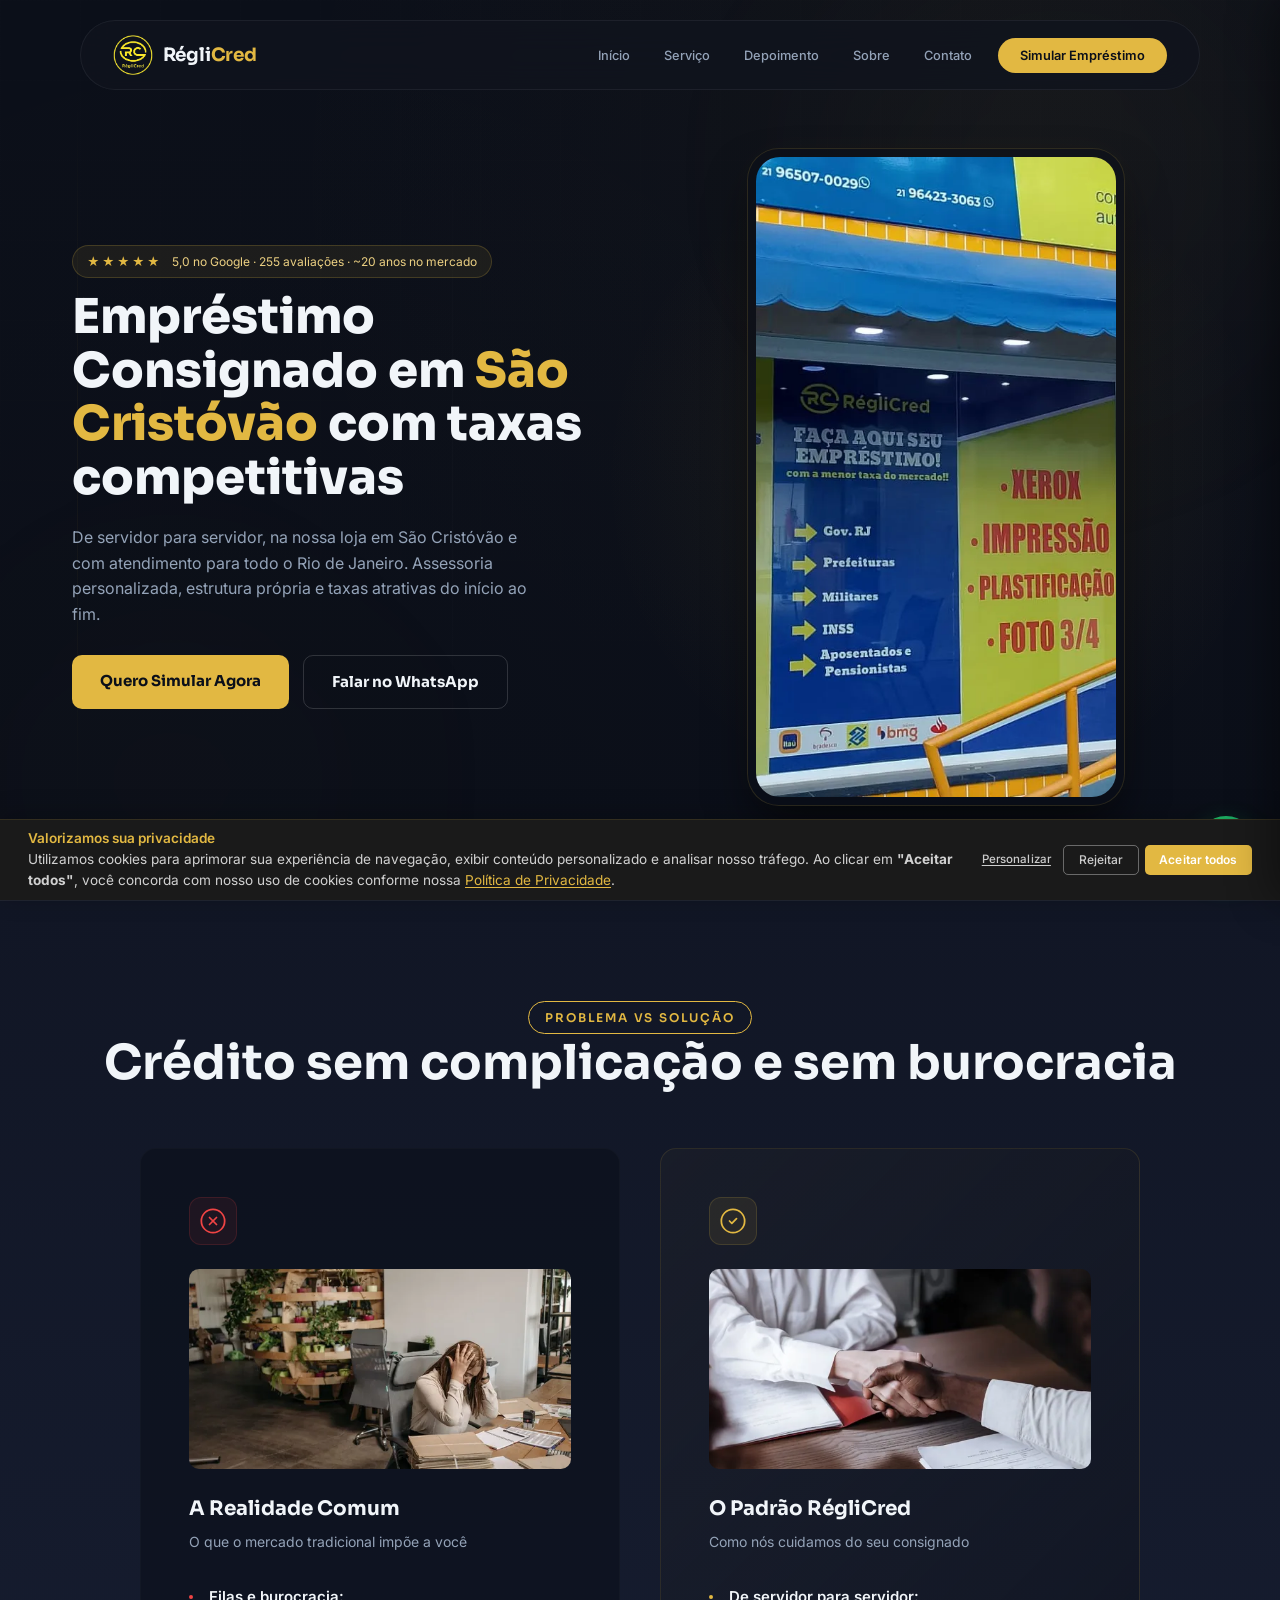
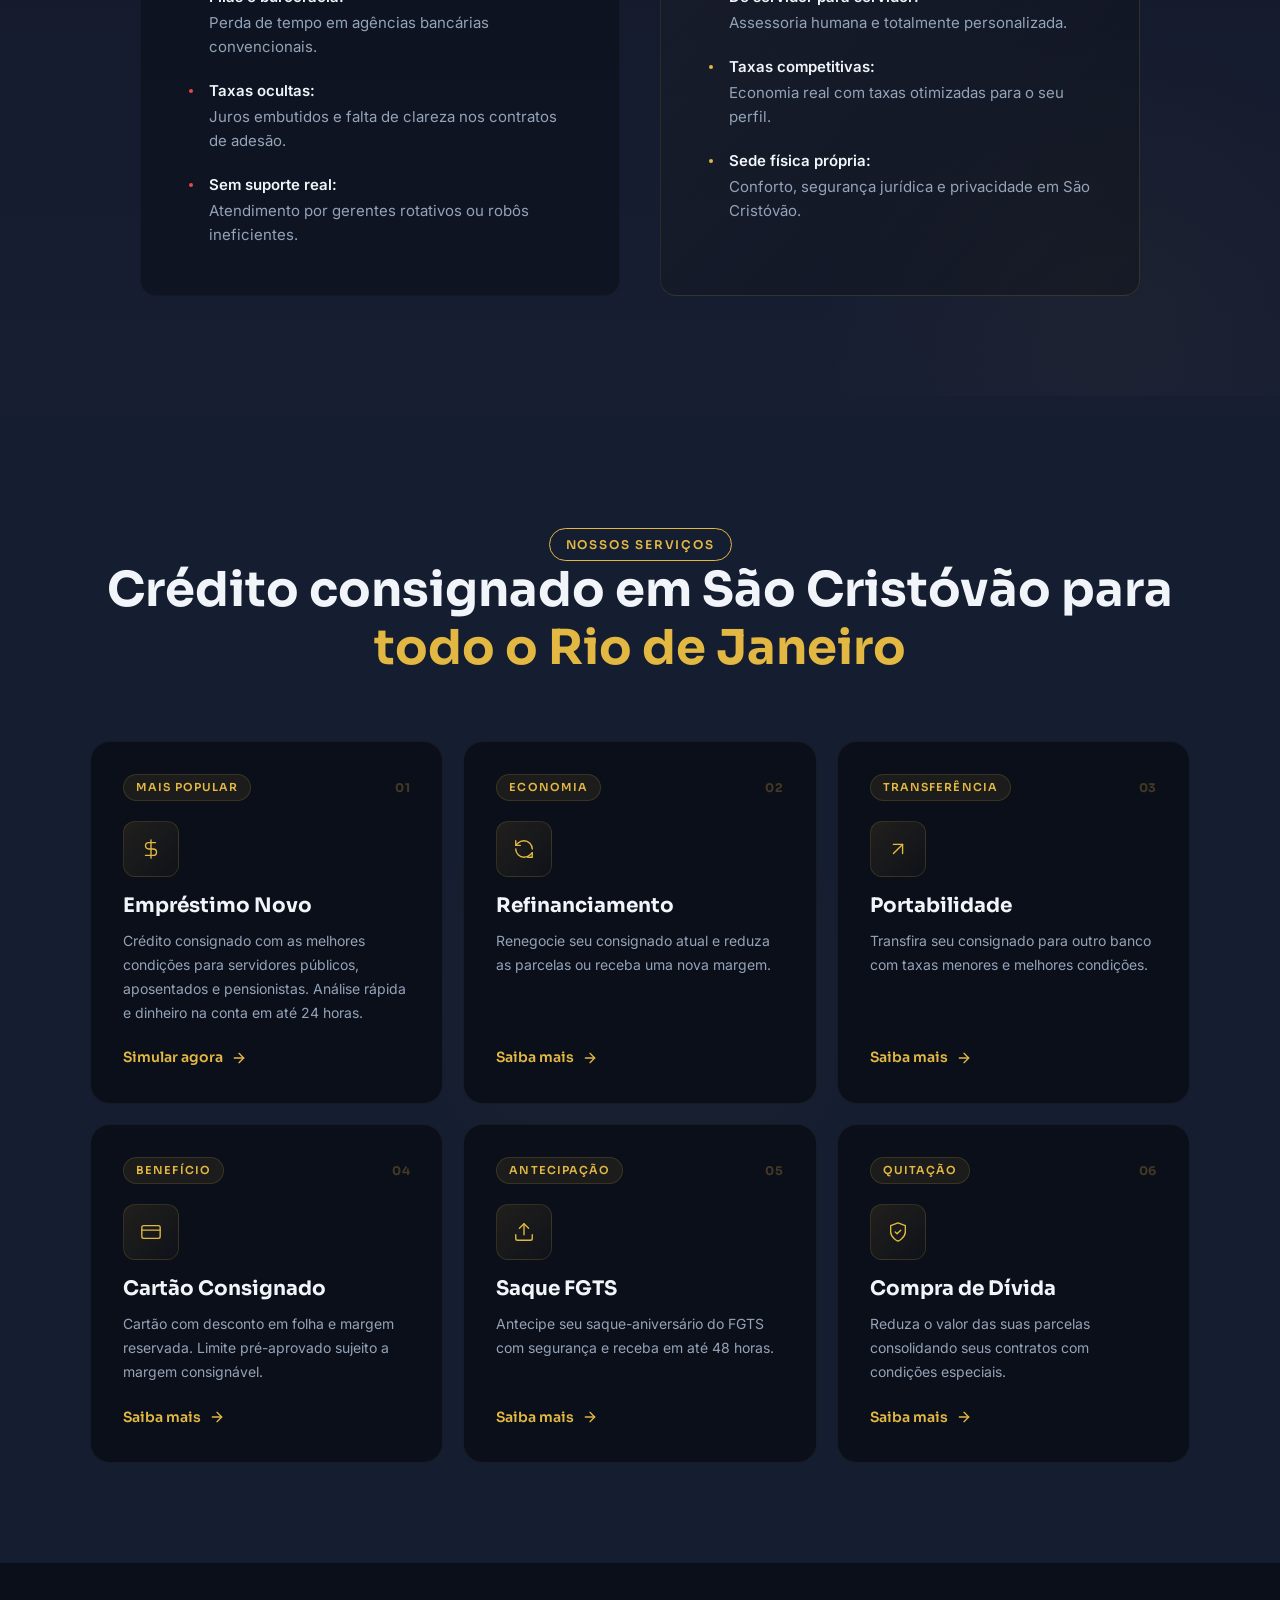
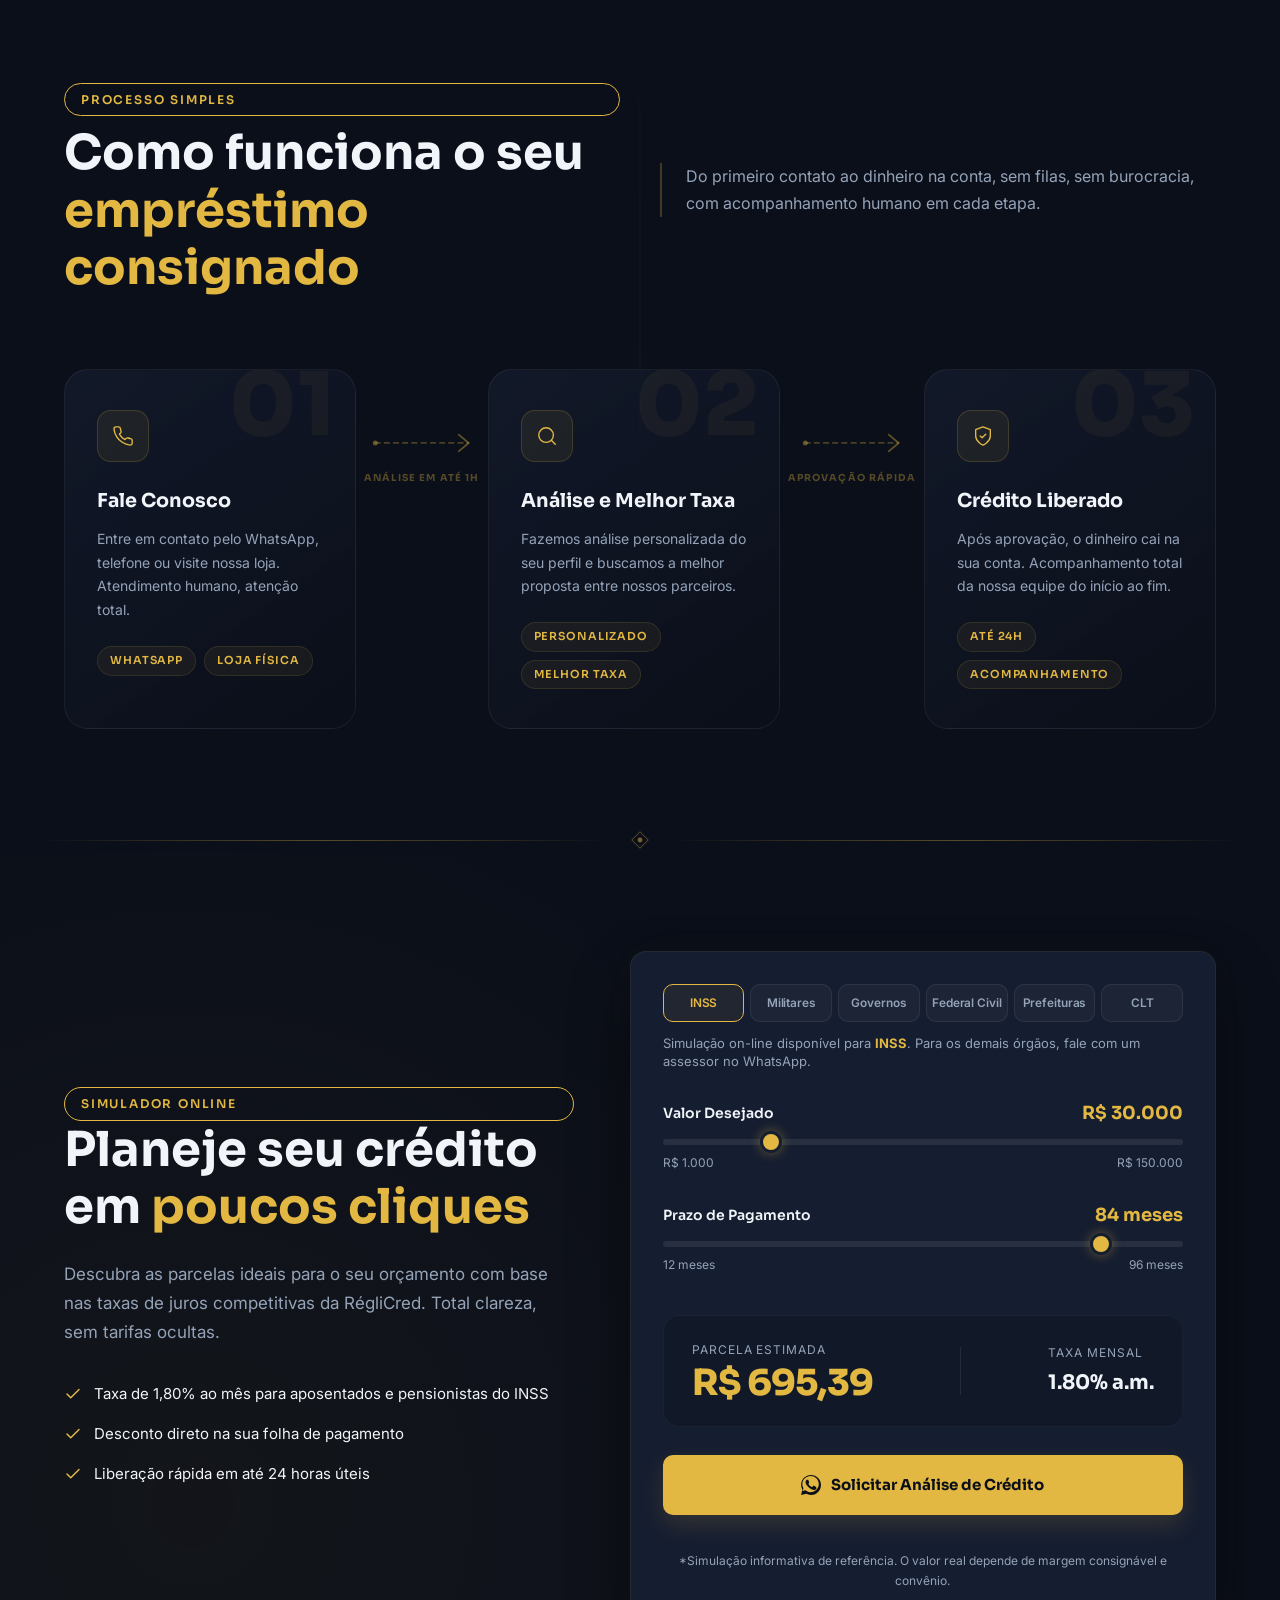
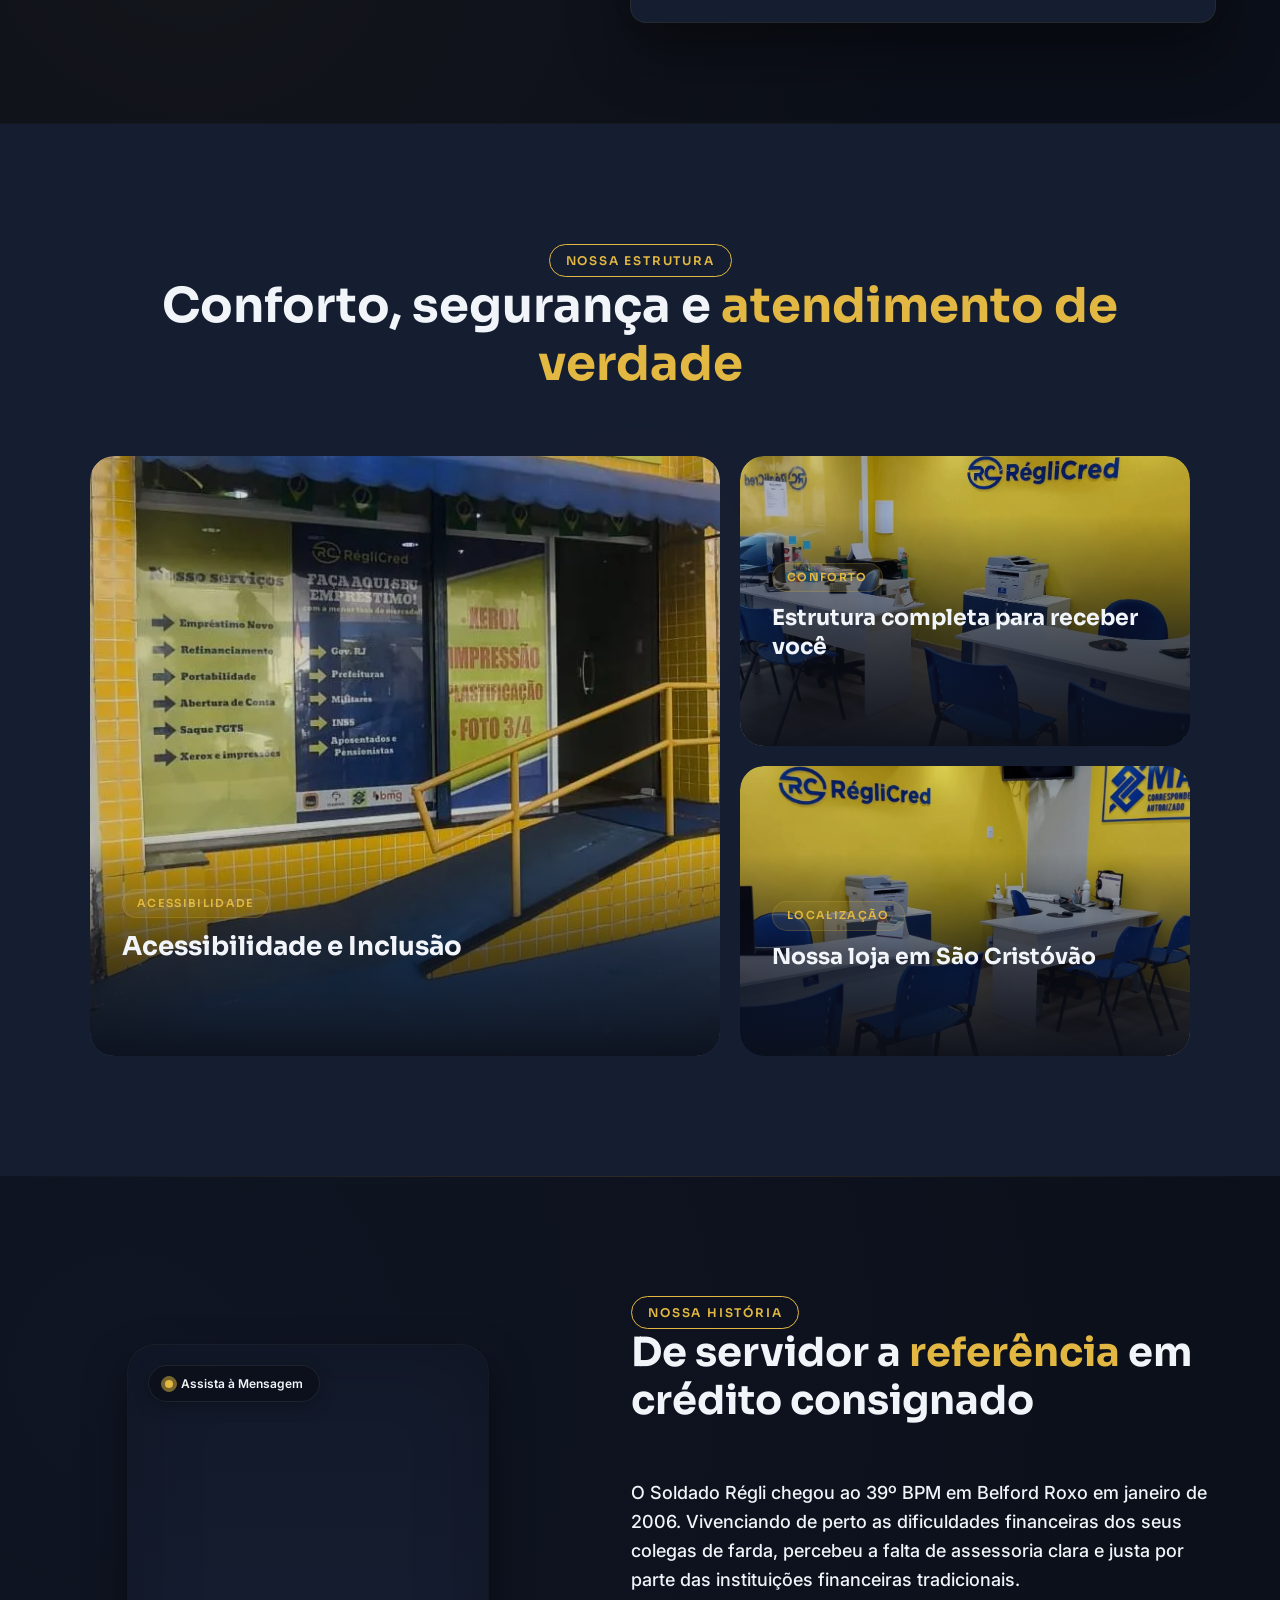
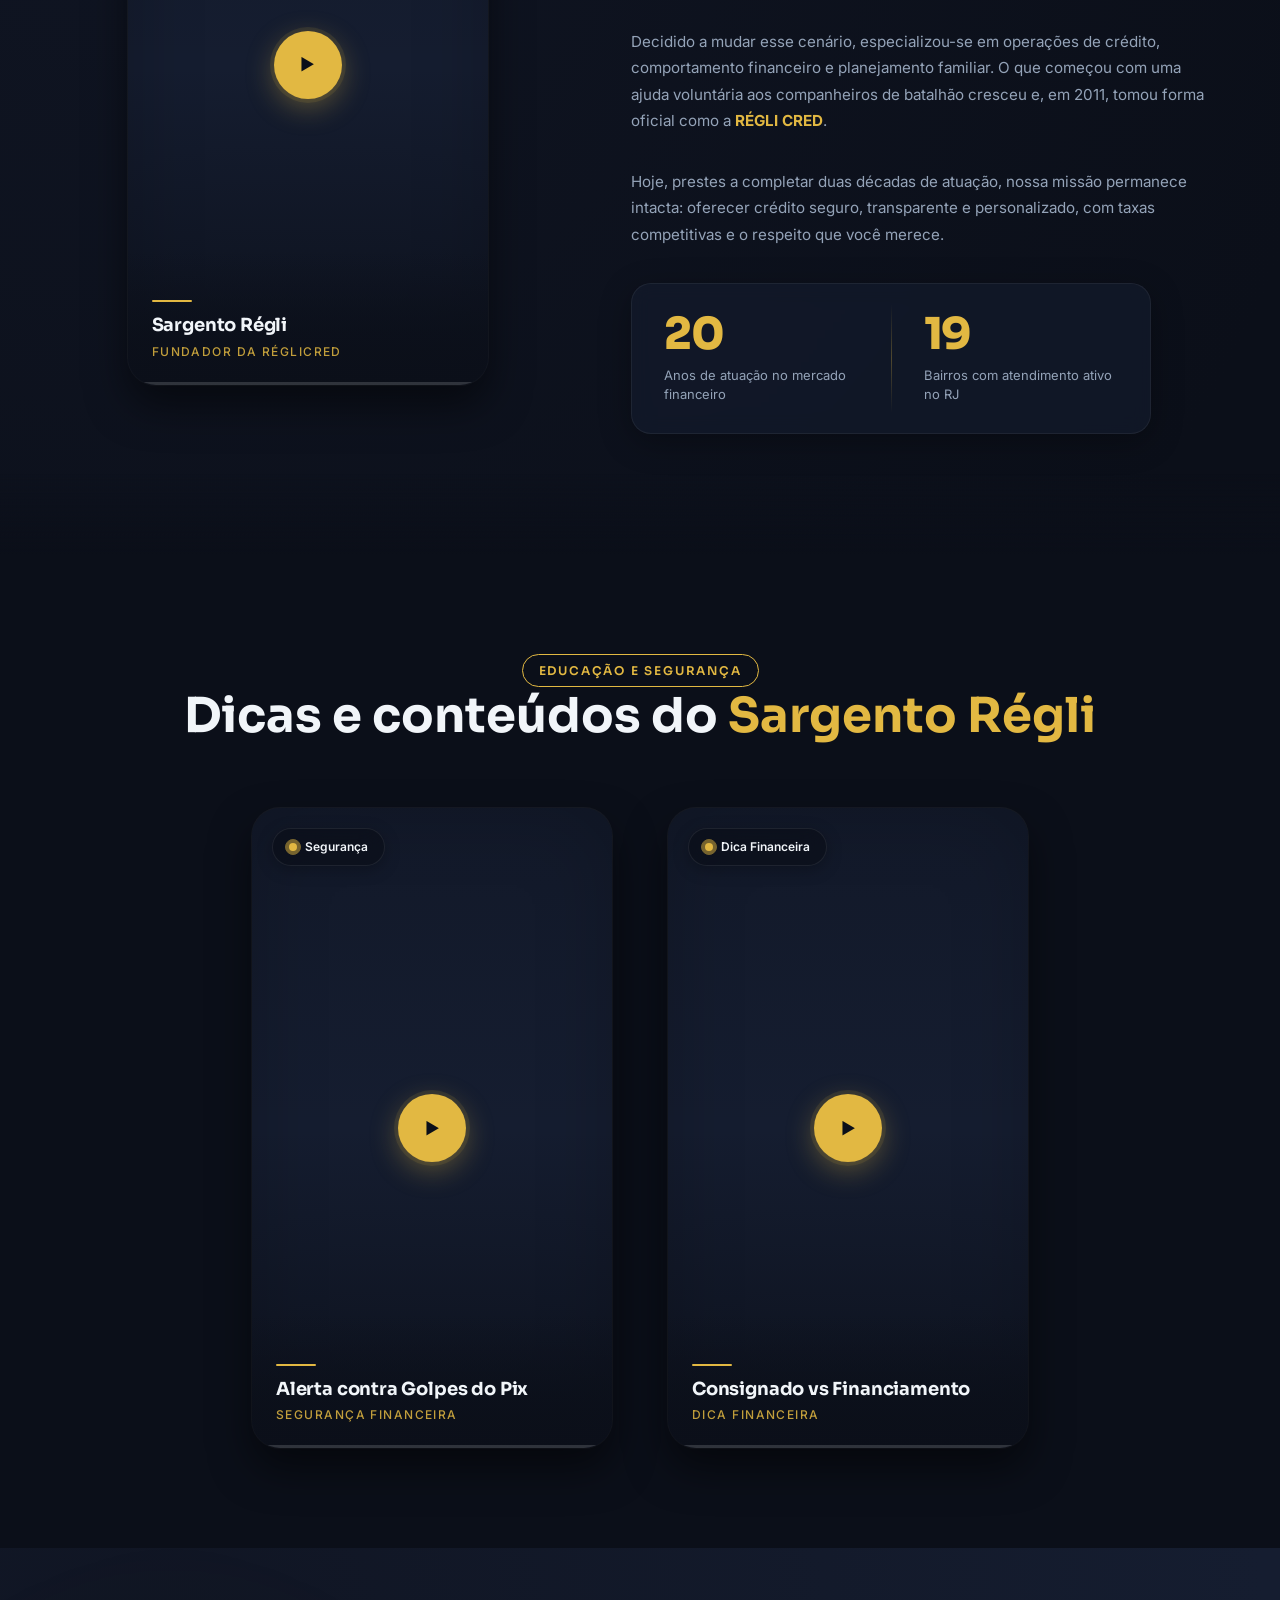
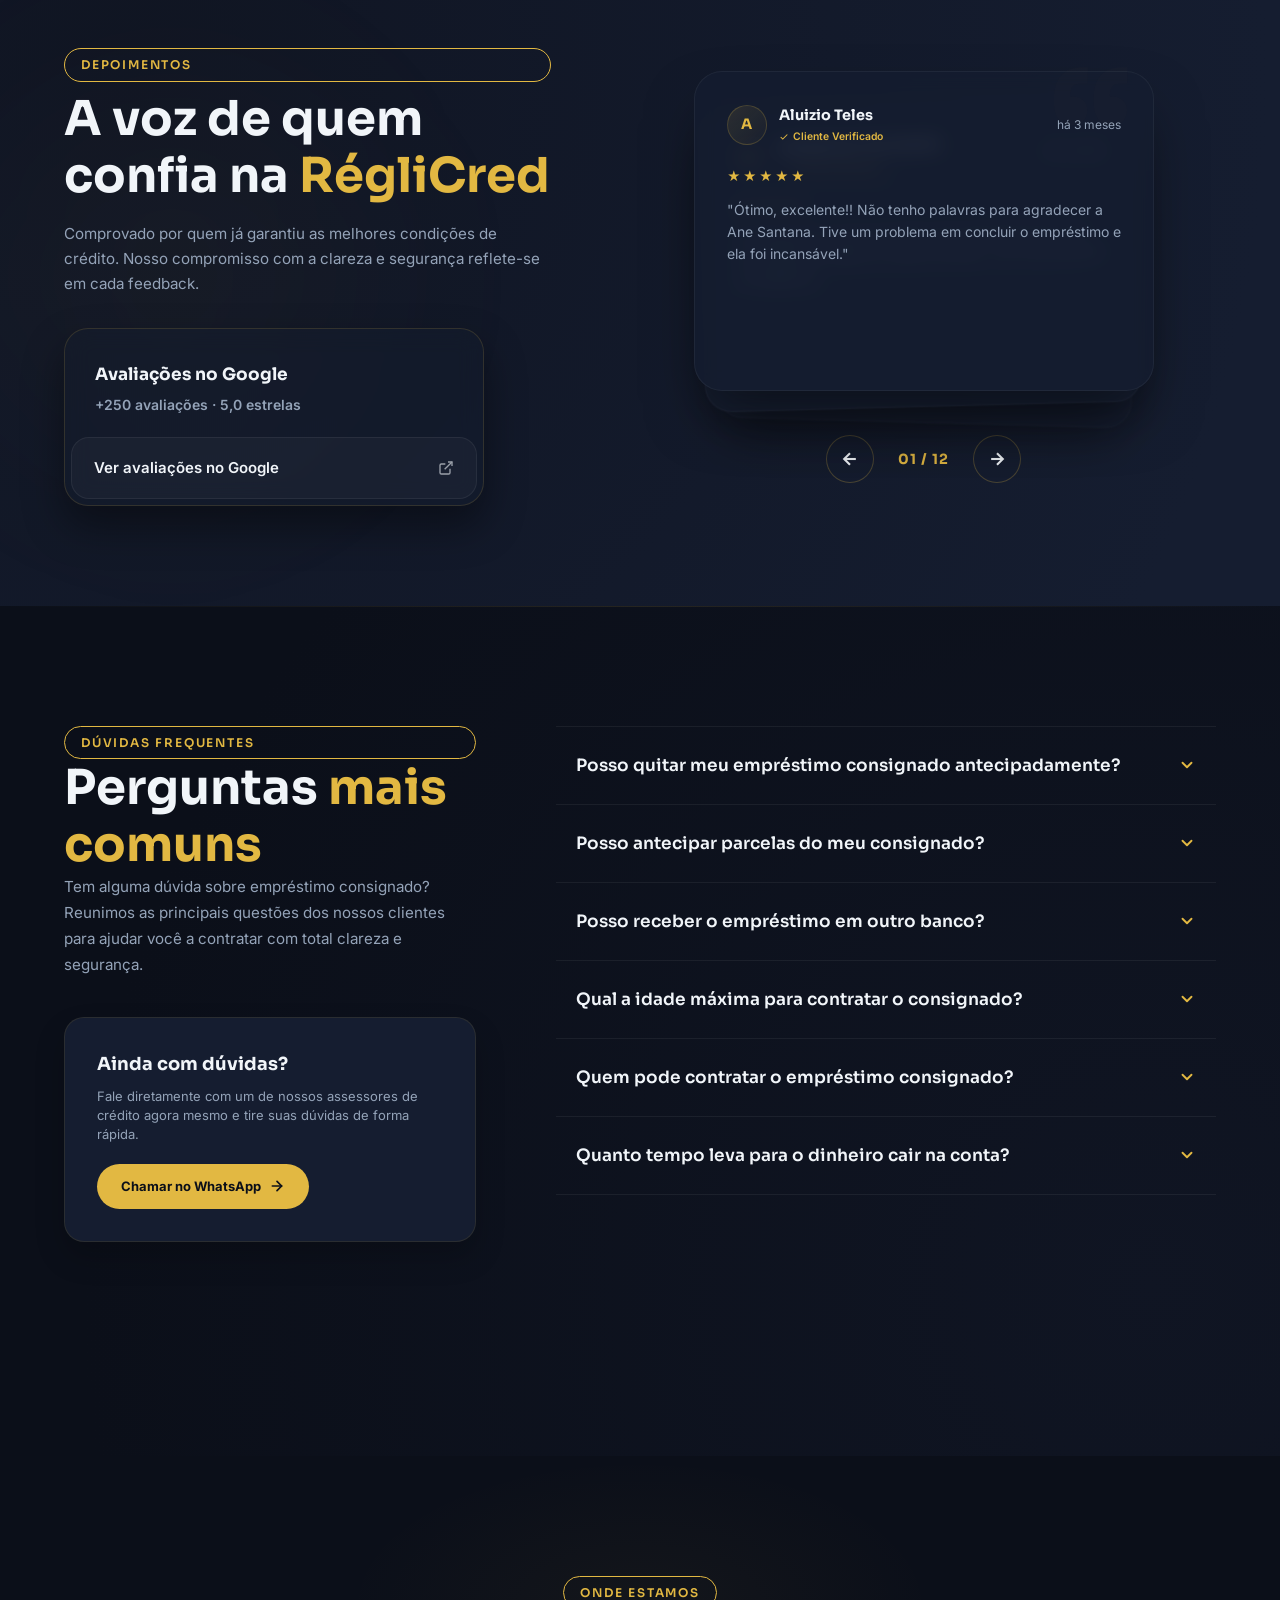
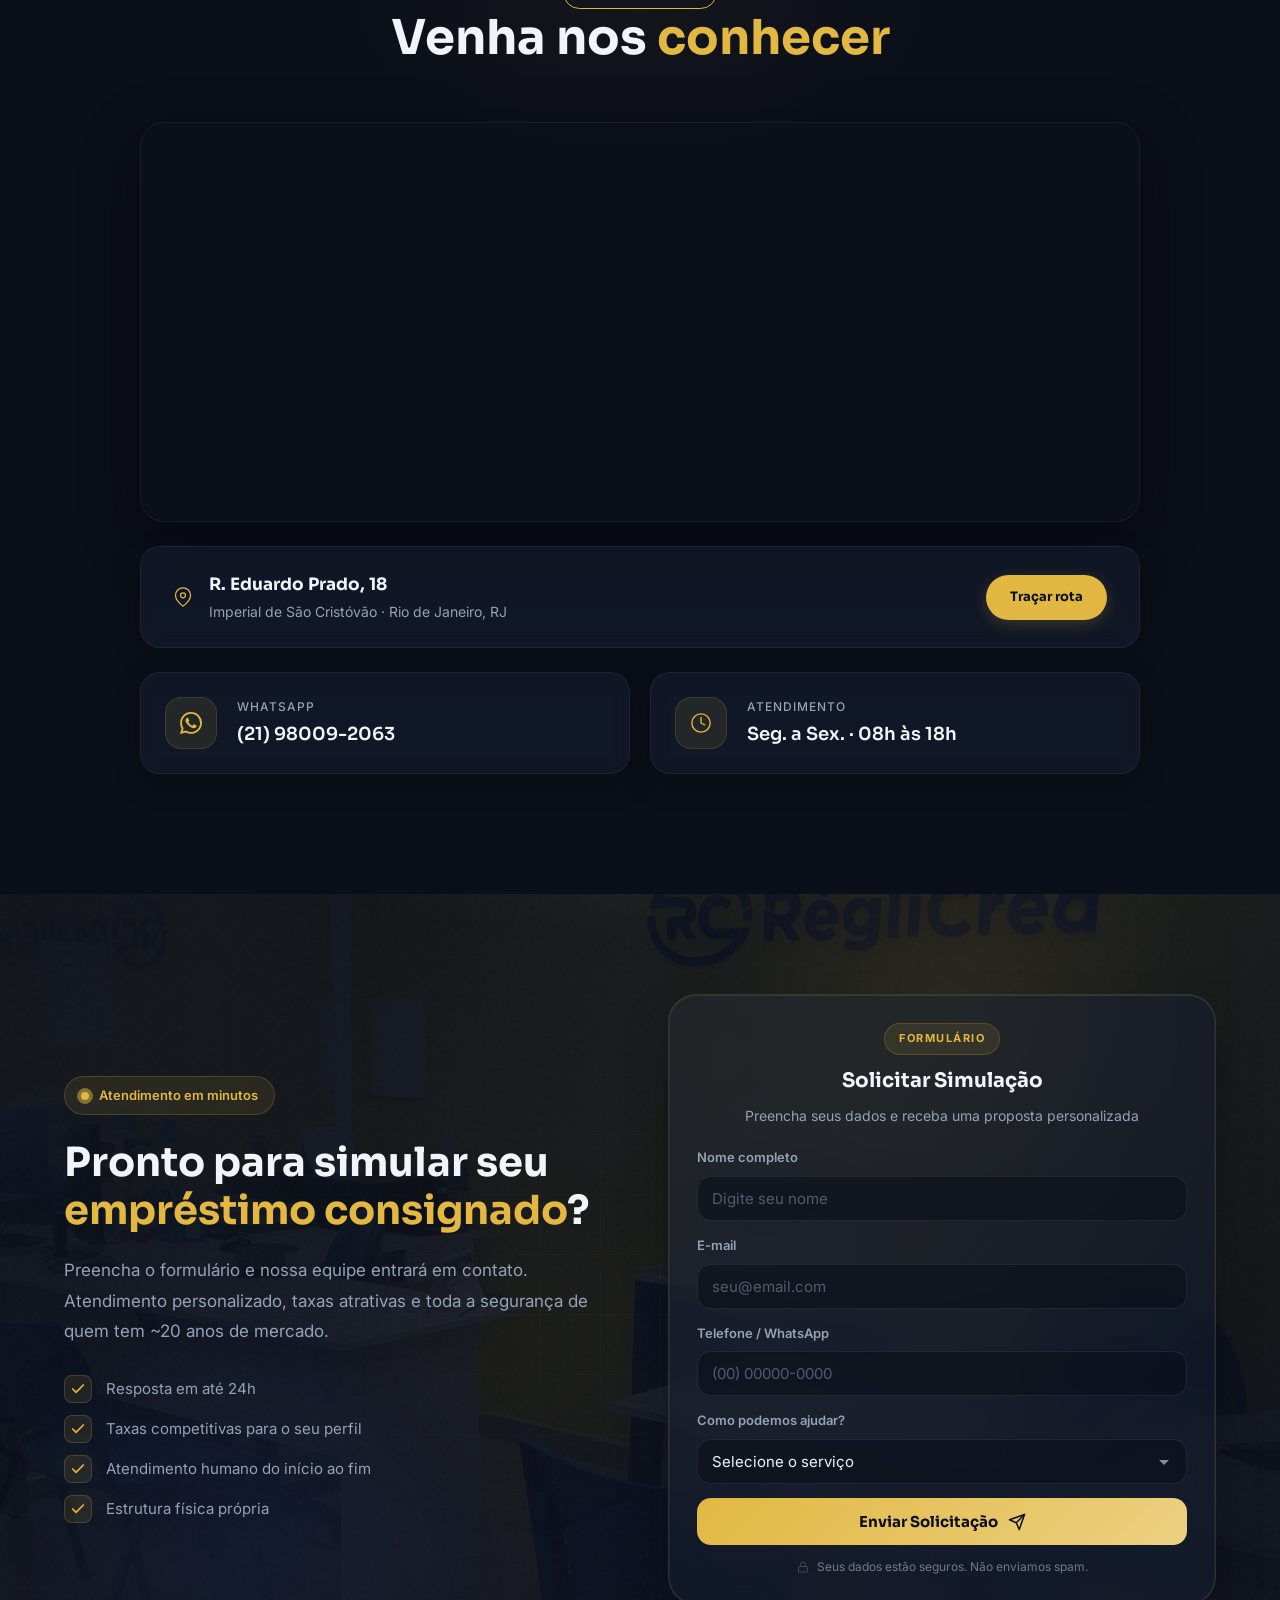
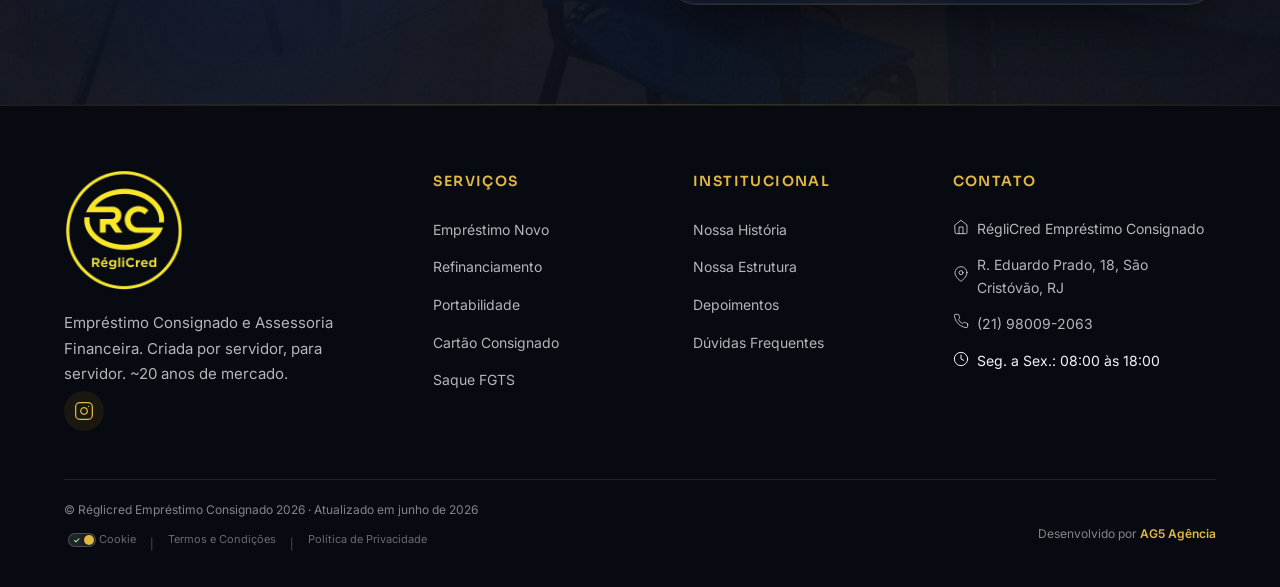
<file: index.html>
<!DOCTYPE html>
<html lang="pt-BR">
<head>
  <meta charset="UTF-8">
  <meta name="viewport" content="width=device-width, initial-scale=1.0">
  <title>Empréstimo Consignado São Cristóvão, Rio de Janeiro | RégliCred</title>
  <link rel="shortcut icon" href="Assets/favicon-reglicred.ico" type="image/x-icon">
  <!-- LCP image preload -->
  <link rel="preload" href="Assets/reglicred-fachada-loja-sao-cristovao.webp" as="image" fetchpriority="high">
  <meta name="description" content="Empréstimo consignado em São Cristóvão com atendimento para todo o Rio de Janeiro e taxas competitivas. Loja física para servidores públicos, aposentados e pensionistas. ~20 anos de experiência, 5.0 no Google. Simule agora na RégliCred.">
  <meta name="keywords" content="empréstimo consignado são cristóvão, consignado são cristóvão rio de janeiro, empréstimo consignado rio de janeiro, crédito consignado rj, empréstimo servidor público, consignado aposentado, refinanciamento consignado, portabilidade consignado, saque fgts, cartão consignado, réglicred são cristóvão">
  <meta name="author" content="RégliCred Empréstimo Consignado">
  <meta name="robots" content="index, follow">
  <link rel="canonical" href="https://reglicred.com.br/">
  <link rel="preconnect" href="https://fonts.googleapis.com">
  <link rel="preconnect" href="https://fonts.gstatic.com" crossorigin>
  <link rel="preconnect" href="https://assets.cdn.filesafe.space" crossorigin>
  
  <!-- Google Fonts: async-load -->
  <link rel="preload" href="https://fonts.googleapis.com/css2?family=Inter:wght@300;400;500;600;700;800&family=Sora:wght@400;500;600;700;800&display=swap" as="style" onload="this.onload=null;this.rel='stylesheet'">
  <noscript><link href="https://fonts.googleapis.com/css2?family=Inter:wght@300;400;500;600;700;800&family=Sora:wght@400;500;600;700;800&display=swap" rel="stylesheet"></noscript>
  
  <!-- CSS principal -->
  <link rel="preload" href="style.css" as="style">
  <link rel="stylesheet" href="style.css">
  
  <!-- CSS não crítico (cookie banner): async-load -->
  <link rel="preload" href="cookie-banner.css" as="style" onload="this.onload=null;this.rel='stylesheet'">
  <noscript><link rel="stylesheet" href="cookie-banner.css"></noscript>
  
  <!-- CSS Crítico: Fontes Fallback -->
  <style>
    .hero-title { font-family: 'Sora', system-ui, -apple-system, sans-serif; }
    .hero-subtitle { font-family: 'Inter', system-ui, -apple-system, sans-serif; }
  </style>

  <!-- Open Graph / Facebook -->
  <meta property="og:type" content="website">
  <meta property="og:url" content="https://reglicred.com.br/">
  <meta property="og:title" content="Empréstimo Consignado São Cristóvão, Rio de Janeiro | RégliCred">
  <meta property="og:description" content="Empréstimo consignado em São Cristóvão com atendimento para todo o Rio de Janeiro e taxas competitivas. Para servidores públicos, aposentados e pensionistas. ~20 anos de experiência, 5.0 no Google.">
  <meta property="og:image" content="https://reglicred.com.br/Assets/reglicred-fachada-loja-sao-cristovao.webp">
  <meta property="og:image:width" content="1200">
  <meta property="og:image:height" content="901">
  <meta property="og:image:alt" content="Fachada da loja física da RégliCred em São Cristóvão, Rio de Janeiro">
  <meta property="og:locale" content="pt_BR">
  <meta property="og:site_name" content="RégliCred">

  <!-- Twitter Cards -->
  <meta name="twitter:card" content="summary_large_image">
  <meta name="twitter:url" content="https://reglicred.com.br/">
  <meta name="twitter:title" content="Empréstimo Consignado São Cristóvão, Rio de Janeiro | RégliCred">
  <meta name="twitter:description" content="Empréstimo consignado em São Cristóvão com atendimento para todo o Rio de Janeiro. Servidores públicos, aposentados e pensionistas. ~20 anos de experiência.">
  <meta name="twitter:image" content="https://reglicred.com.br/Assets/reglicred-fachada-loja-sao-cristovao.webp">

  <!-- Local SEO / Geo Tags -->
  <meta name="geo.region" content="BR-RJ">
  <meta name="geo.placename" content="Rio de Janeiro">
  <meta name="geo.position" content="-22.9066304;-43.2162338">
  <meta name="ICBM" content="-22.9066304, -43.2162338">

  <!-- Schema.org JSON-LD: LocalBusiness + FAQPage -->
  <script type="application/ld+json">
  {
    "@context": "https://schema.org",
    "@graph": [
      {
        "@type": "FinancialService",
        "@id": "https://reglicred.com.br/#negocio",
        "name": "Réglicred emprestimo consignado",
        "alternateName": "Empréstimo Consignado São Cristóvão RJ - Réglicred | Empréstimo Consignado | Assessoria Financeira",
        "url": "https://reglicred.com.br/",
        "logo": "https://reglicred.com.br/Assets/logo-reglicred-desktop.webp",
        "image": [
          "https://reglicred.com.br/Assets/reglicred-fachada-loja-sao-cristovao.webp",
          "https://reglicred.com.br/Assets/reglicred-acesso-cadeirante-fachada.webp"
        ],
        "description": "Empréstimo consignado em São Cristóvão, com loja física e atendimento para todo o Rio de Janeiro. Taxas competitivas para servidores públicos, aposentados e pensionistas. 20 anos de experiência e 5.0 no Google.",
        "telephone": "+55-21-98009-2063",
        "currenciesAccepted": "BRL",
        "foundingDate": "2011-03-23",
        "address": {
          "@type": "PostalAddress",
          "streetAddress": "R. Eduardo Prado, 18",
          "addressLocality": "Rio de Janeiro",
          "addressRegion": "RJ",
          "postalCode": "20940-020",
          "addressCountry": "BR"
        },
        "geo": {
          "@type": "GeoCoordinates",
          "latitude": -22.9066304,
          "longitude": -43.2162338
        },
        "openingHoursSpecification": [
          {
            "@type": "OpeningHoursSpecification",
            "dayOfWeek": ["Monday","Tuesday","Wednesday","Thursday","Friday"],
            "opens": "08:00",
            "closes": "18:00"
          }
        ],
        "areaServed": [
          {
            "@type": "City",
            "name": "Rio de Janeiro",
            "containedInPlace": {
              "@type": "State",
              "name": "Rio de Janeiro"
            }
          },
          { "@type": "Place", "name": "São Cristóvão" },
          { "@type": "Place", "name": "Benfica" },
          { "@type": "Place", "name": "Vasco da Gama" },
          { "@type": "Place", "name": "Caju" },
          { "@type": "Place", "name": "Mangueira" },
          { "@type": "Place", "name": "Santo Cristo" }
        ],
        "founder": {
          "@type": "Person",
          "name": "Sargento Régli",
          "jobTitle": "Fundador",
          "description": "Ex-soldado da PMERJ que fundou a RégliCred em 2011 com o objetivo de oferecer assessoria financeira personalizada e transparente a servidores públicos."
        },
        "hasOfferCatalog": {
          "@type": "OfferCatalog",
          "name": "Serviços de Réglicred emprestimo consignado",
          "itemListElement": [
            {
              "@type": "Offer",
              "itemOffered": {
                "@type": "Service",
                "name": "Empréstimo Novo",
                "description": "Crédito consignado com as melhores condições para servidores públicos, aposentados e pensionistas. Análise rápida e dinheiro na conta em até 24 horas.",
                "areaServed": "Rio de Janeiro, RJ",
                "provider": { "@id": "https://reglicred.com.br/#negocio" }
              }
            },
            {
              "@type": "Offer",
              "itemOffered": {
                "@type": "Service",
                "name": "Refinanciamento",
                "description": "Renegocie seu consignado atual e reduza as parcelas ou receba uma nova margem.",
                "areaServed": "Rio de Janeiro, RJ",
                "provider": { "@id": "https://reglicred.com.br/#negocio" }
              }
            },
            {
              "@type": "Offer",
              "itemOffered": {
                "@type": "Service",
                "name": "Portabilidade",
                "description": "Transfira seu consignado para outro banco com taxas menores e melhores condições.",
                "areaServed": "Rio de Janeiro, RJ",
                "provider": { "@id": "https://reglicred.com.br/#negocio" }
              }
            },
            {
              "@type": "Offer",
              "itemOffered": {
                "@type": "Service",
                "name": "Cartão Consignado",
                "description": "Cartão com desconto direto na folha de pagamento. Limite pré-aprovado sem consulta.",
                "areaServed": "Rio de Janeiro, RJ",
                "provider": { "@id": "https://reglicred.com.br/#negocio" }
              }
            },
            {
              "@type": "Offer",
              "itemOffered": {
                "@type": "Service",
                "name": "Saque FGTS",
                "description": "Antecipe seu saque-aniversário do FGTS com segurança e receba em até 48 horas.",
                "areaServed": "Rio de Janeiro, RJ",
                "provider": { "@id": "https://reglicred.com.br/#negocio" }
              }
            },
            {
              "@type": "Offer",
              "itemOffered": {
                "@type": "Service",
                "name": "Compra de Dívida",
                "description": "Quitamos suas dívidas com condições especiais e parcelamento que cabe no bolso.",
                "areaServed": "Rio de Janeiro, RJ",
                "provider": { "@id": "https://reglicred.com.br/#negocio" }
              }
            }
          ]
        },
        "aggregateRating": {
          "@type": "AggregateRating",
          "ratingValue": "5",
          "reviewCount": "255",
          "bestRating": "5",
          "worstRating": "1"
        },
        "identifier": [
          {
            "@type": "PropertyValue",
            "propertyID": "Google CID",
            "value": "11328772947665087584"
          },
          {
            "@type": "PropertyValue",
            "propertyID": "Google Place ID",
            "value": "ChIJP0njMuhvmQARYOyhNvniN50"
          }
        ],
        "hasMap": "https://maps.google.com/?cid=11328772947665087584",
        "sameAs": [
          "https://maps.google.com/?cid=11328772947665087584",
          "https://www.instagram.com/regli_cred"
        ]
      },
      {
        "@type": "WebSite",
        "@id": "https://reglicred.com.br/#website",
        "url": "https://reglicred.com.br/",
        "name": "Réglicred | Empréstimo Consignado em São Cristóvão, Rio de Janeiro",
        "publisher": { "@id": "https://reglicred.com.br/#negocio" },
        "inLanguage": "pt-BR"
      },
      {
        "@type": "WebPage",
        "@id": "https://reglicred.com.br/#webpage",
        "url": "https://reglicred.com.br/",
        "name": "Empréstimo Consignado São Cristóvão, Rio de Janeiro | RégliCred",
        "description": "Empréstimo consignado em São Cristóvão com atendimento para todo o Rio de Janeiro e taxas competitivas. Servidores públicos, aposentados e pensionistas. ~20 anos de experiência, 5.0 no Google. Simule agora na RégliCred.",
        "isPartOf": { "@id": "https://reglicred.com.br/#website" },
        "about": { "@id": "https://reglicred.com.br/#negocio" },
        "inLanguage": "pt-BR",
        "datePublished": "2026-06-19",
        "dateModified": "2026-06-19"
      },
      {
        "@type": "FAQPage",
        "@id": "https://reglicred.com.br/#faq",
        "mainEntity": [
          {
            "@type": "Question",
            "name": "Posso quitar meu empréstimo consignado antecipadamente?",
            "acceptedAnswer": {
              "@type": "Answer",
              "text": "Sim! O empréstimo consignado pode ser quitado a qualquer momento. Ao quitar antecipadamente, você paga apenas os juros proporcionais ao período em que usou o crédito, economizando no valor total."
            }
          },
          {
            "@type": "Question",
            "name": "Posso antecipar parcelas do meu consignado?",
            "acceptedAnswer": {
              "@type": "Answer",
              "text": "Sim, é possível antecipar parcelas. Entre em contato conosco que analisamos sua situação e apresentamos as melhores opções para o seu perfil."
            }
          },
          {
            "@type": "Question",
            "name": "Posso receber o empréstimo em outro banco?",
            "acceptedAnswer": {
              "@type": "Answer",
              "text": "Sim, o crédito pode ser depositado na conta bancária de sua preferência, não precisa ser na mesma instituição onde o consignado é contratado."
            }
          },
          {
            "@type": "Question",
            "name": "Qual a idade máxima para contratar o consignado?",
            "acceptedAnswer": {
              "@type": "Answer",
              "text": "A idade máxima varia conforme o banco, geralmente é de até 75 a 80 anos na última parcela. Para aposentados e pensionistas INSS, as regras são específicas e nossa equipe pode verificar sua elegibilidade."
            }
          },
          {
            "@type": "Question",
            "name": "Quem pode contratar o empréstimo consignado?",
            "acceptedAnswer": {
              "@type": "Answer",
              "text": "Servidores públicos federais, estaduais e municipais, aposentados e pensionistas do INSS, militares das Forças Armadas e Forças Auxiliares, e trabalhadores com carteira assinada de empresas privadas conveniadas."
            }
          },
          {
            "@type": "Question",
            "name": "Quanto tempo leva para o dinheiro cair na conta?",
            "acceptedAnswer": {
              "@type": "Answer",
              "text": "Após a aprovação e assinatura do contrato, o dinheiro é liberado em até 24 horas úteis. Nossa equipe acompanha todo o processo para garantir a maior agilidade possível."
            }
          }
        ]
      }
    ]
  }
  </script>
</head>
<body>
  <!-- Loading Screen -->
  <div class="loading-screen" id="loading-screen">
    <div class="loading-content">
      <img src="Assets/logo-reglicred-mobile.webp" alt="RégliCred" class="loading-logo" width="80" height="80" fetchpriority="high">
      <div class="loading-bar"><div class="loading-progress"></div></div>
      <p class="loading-text">Carregando...</p>
    </div>
  </div>

  <!-- Navbar -->
  <nav class="navbar" id="navbar" aria-label="Navegação principal">
    <div class="nav-container">
      <a href="#hero" class="nav-logo">
        <img src="Assets/logo-reglicred-desktop.webp" alt="RégliCred" class="logo-img" width="40" height="40" fetchpriority="high">
        <span class="logo-text">Régli<span class="gold">Cred</span></span>
      </a>
      <button class="nav-toggle" id="nav-toggle" aria-label="Menu">
        <span></span><span></span><span></span>
      </button>
      <ul class="nav-menu" id="nav-menu">
        <li><a href="#hero" class="nav-link">Início</a></li>
        <li><a href="#servicos" class="nav-link">Serviço</a></li>
        <li><a href="#depoimentos" class="nav-link">Depoimento</a></li>
        <li><a href="#sobre" class="nav-link">Sobre</a></li>
        <li><a href="#cta" class="nav-link">Contato</a></li>
        <li><a href="#simulador" class="nav-cta">Simular Empréstimo</a></li>
      </ul>
    </div>
  </nav>

  <!-- Hero Section -->
  <main>
  <section class="hero" id="hero">
    <!-- Ambiente premium: feixes de luz + linhas geométricas douradas -->
    <div class="hero-ambient" aria-hidden="true">
      <div class="hero-ray hero-ray--1"></div>
      <div class="hero-ray hero-ray--2"></div>
      <div class="hero-ray hero-ray--3"></div>
      <div class="hero-lines">
        <span></span><span></span><span></span><span></span>
      </div>
    </div>
    <div class="hero-container">
      <div class="hero-text">
        <div class="hero-badge">
          <span class="badge-star">★★★★★</span>
          <span>5,0 no Google · 255 avaliações · ~20 anos no mercado</span>
        </div>
        <h1 class="hero-title">Empréstimo Consignado em <span class="gold">São Cristóvão</span> com taxas competitivas</h1>
        <p class="hero-subtitle">De servidor para servidor, na nossa loja em São Cristóvão e com atendimento para todo o Rio de Janeiro. Assessoria personalizada, estrutura própria e taxas atrativas do início ao fim.</p>
        <div class="hero-ctas">
          <a href="#simulador" class="hero-cta-btn">Quero Simular Agora</a>
          <a href="https://wa.me/5521980092063?text=Ol%C3%A1%2C%20vim%20atrav%C3%A9s%20do%20site%20e%20gostaria%20de%20simular%20meu%20empr%C3%A9stimo%20consignado." target="_blank" rel="noopener noreferrer" class="hero-cta-btn btn-secondary" aria-label="Fale conosco pelo WhatsApp: Contato Principal">Falar no WhatsApp</a>
        </div>
      </div>
      <div class="hero-visual">
        <div class="hero-image-wrapper">
          <video class="hero-video" autoplay loop muted playsinline preload="none" poster="Assets/reglicred-fachada-loja-sao-cristovao.webp">
            <source src="https://assets.cdn.filesafe.space/7hzaWcGgawCV1WudlwA7/media/6a2c65328a3c98ce565194c4.mp4" type="video/mp4">
          </video>
        </div>
      </div>
    </div>
  </section>

  <!-- Dor e Solução Minimalista Premium -->
  <section class="dor-solucao" id="dor-solucao">
    <div class="container">
      
      <div class="dor-solucao-header reveal">
        <span class="section-label">Problema vs Solução</span>
        <h2 class="section-title">Crédito sem complicação e sem burocracia</h2>
      </div>
      
      <div class="dor-solucao-minimal">
        
        <!-- O Problema -->
        <div class="dor-box-min reveal">
          <div class="box-icon-top text-red">
            <svg viewBox="0 0 24 24" fill="none" stroke="currentColor" stroke-width="1.5" stroke-linecap="round" stroke-linejoin="round"><circle cx="12" cy="12" r="10"/><line x1="15" y1="9" x2="9" y2="15"/><line x1="9" y1="9" x2="15" y2="15"/></svg>
          </div>
          <img src="Assets/reglicred-dor-burocracia.webp" alt="Pessoa sobrecarregada com pilha de papelada representando a burocracia do crédito tradicional" class="dor-solucao-img" width="600" height="400" loading="lazy">
          <h3>A Realidade Comum</h3>
          <p class="box-subtitle">O que o mercado tradicional impõe a você</p>
          
          <ul class="min-list">
            <li><span>Filas e burocracia:</span> Perda de tempo em agências bancárias convencionais.</li>
            <li><span>Taxas ocultas:</span> Juros embutidos e falta de clareza nos contratos de adesão.</li>
            <li><span>Sem suporte real:</span> Atendimento por gerentes rotativos ou robôs ineficientes.</li>
          </ul>
        </div>
        
        <!-- A Solução -->
        <div class="solucao-box-min reveal">
          <div class="box-icon-top text-gold">
            <svg viewBox="0 0 24 24" fill="none" stroke="currentColor" stroke-width="1.5" stroke-linecap="round" stroke-linejoin="round"><circle cx="12" cy="12" r="10"/><path d="m9 12 2 2 4-4"/></svg>
          </div>
          <img src="Assets/reglicred-solucao-atendimento.webp" alt="Aperto de mãos sobre a mesa fechando a contratação do empréstimo consignado na RégliCred" class="dor-solucao-img" width="600" height="400" loading="lazy">
          <h3>O Padrão RégliCred</h3>
          <p class="box-subtitle">Como nós cuidamos do seu consignado</p>
          
          <ul class="min-list">
            <li><span>De servidor para servidor:</span> Assessoria humana e totalmente personalizada.</li>
            <li><span>Taxas competitivas:</span> Economia real com taxas otimizadas para o seu perfil.</li>
            <li><span>Sede física própria:</span> Conforto, segurança jurídica e privacidade em São Cristóvão.</li>
          </ul>
        </div>
        
      </div>
      
    </div>
  </section>

  <!-- Degradê suave entre Problema vs Solução e Nossos Serviços -->
  <div class="gradient-bridge gradient-bridge--dor-to-servicos" aria-hidden="true"></div>

  <!-- Serviços Premium — Spotlight Grid -->
  <section class="servicos" id="servicos">
    <div class="servicos-spotlight" id="servicos-spotlight"></div>
    <div class="container">
      <div class="section-header reveal">
        <span class="section-label">Nossos Serviços</span>
        <h2 class="section-title">Crédito consignado em São Cristóvão para <span class="gold">todo o Rio de Janeiro</span></h2>
      </div>
      <div class="servicos-grid">
        <div class="svc-tile reveal" data-delay="0">
          <div class="svc-tile-spotlight"></div>
          <div class="svc-tile-border"></div>
          <div class="svc-tile-inner">
            <div class="svc-tile-meta">
              <span class="svc-tile-tag">Mais Popular</span>
              <span class="svc-tile-num">01</span>
            </div>
            <div class="svc-tile-icon">
              <svg viewBox="0 0 24 24" fill="none" stroke="currentColor" stroke-width="1.5" stroke-linecap="round" stroke-linejoin="round"><path d="M12 2v20M17 5H9.5a3.5 3.5 0 0 0 0 7h5a3.5 3.5 0 0 1 0 7H6"/></svg>
            </div>
            <h3>Empréstimo Novo</h3>
            <p>Crédito consignado com as melhores condições para servidores públicos, aposentados e pensionistas. Análise rápida e dinheiro na conta em até 24 horas.</p>
            <a href="#cta" class="svc-tile-link" aria-label="Simular agora Empréstimo Consignado Novo">
              <span>Simular agora</span>
              <svg viewBox="0 0 24 24" fill="none" stroke="currentColor" stroke-width="2" stroke-linecap="round" stroke-linejoin="round"><path d="M5 12h14"/><path d="m12 5 7 7-7 7"/></svg>
            </a>
          </div>
        </div>
        <div class="svc-tile reveal" data-delay="100">
          <div class="svc-tile-spotlight"></div>
          <div class="svc-tile-border"></div>
          <div class="svc-tile-inner">
            <div class="svc-tile-meta">
              <span class="svc-tile-tag">Economia</span>
              <span class="svc-tile-num">02</span>
            </div>
            <div class="svc-tile-icon">
              <svg viewBox="0 0 24 24" fill="none" stroke="currentColor" stroke-width="1.5" stroke-linecap="round" stroke-linejoin="round"><path d="M21 12a9 9 0 0 0-9-9 9.75 9.75 0 0 0-6.74 2.74L3 8"/><path d="M3 3v5h5"/><path d="M3 12a9 9 0 0 0 9 9 9.75 9.75 0 0 0 6.74-2.74L21 16"/><path d="M16 21h5v-5"/></svg>
            </div>
            <h3>Refinanciamento</h3>
            <p>Renegocie seu consignado atual e reduza as parcelas ou receba uma nova margem.</p>
            <a href="#cta" class="svc-tile-link" aria-label="Saiba mais sobre Refinanciamento">
              <span>Saiba mais</span>
              <svg viewBox="0 0 24 24" fill="none" stroke="currentColor" stroke-width="2" stroke-linecap="round" stroke-linejoin="round"><path d="M5 12h14"/><path d="m12 5 7 7-7 7"/></svg>
            </a>
          </div>
        </div>
        <div class="svc-tile reveal" data-delay="200">
          <div class="svc-tile-spotlight"></div>
          <div class="svc-tile-border"></div>
          <div class="svc-tile-inner">
            <div class="svc-tile-meta">
              <span class="svc-tile-tag">Transferência</span>
              <span class="svc-tile-num">03</span>
            </div>
            <div class="svc-tile-icon">
              <svg viewBox="0 0 24 24" fill="none" stroke="currentColor" stroke-width="1.5" stroke-linecap="round" stroke-linejoin="round"><path d="M7 17 17 7"/><path d="M7 7h10v10"/></svg>
            </div>
            <h3>Portabilidade</h3>
            <p>Transfira seu consignado para outro banco com taxas menores e melhores condições.</p>
            <a href="#cta" class="svc-tile-link" aria-label="Saiba mais sobre Portabilidade">
              <span>Saiba mais</span>
              <svg viewBox="0 0 24 24" fill="none" stroke="currentColor" stroke-width="2" stroke-linecap="round" stroke-linejoin="round"><path d="M5 12h14"/><path d="m12 5 7 7-7 7"/></svg>
            </a>
          </div>
        </div>
        <div class="svc-tile reveal" data-delay="100">
          <div class="svc-tile-spotlight"></div>
          <div class="svc-tile-border"></div>
          <div class="svc-tile-inner">
            <div class="svc-tile-meta">
              <span class="svc-tile-tag">Benefício</span>
              <span class="svc-tile-num">04</span>
            </div>
            <div class="svc-tile-icon">
              <svg viewBox="0 0 24 24" fill="none" stroke="currentColor" stroke-width="1.5" stroke-linecap="round" stroke-linejoin="round"><rect width="20" height="14" x="2" y="5" rx="2"/><line x1="2" x2="22" y1="10" y2="10"/></svg>
            </div>
            <h3>Cartão Consignado</h3>
            <p>Cartão com desconto em folha e margem reservada. Limite pré-aprovado sujeito a margem consignável.</p>
            <a href="#cta" class="svc-tile-link" aria-label="Saiba mais sobre Cartão Consignado">
              <span>Saiba mais</span>
              <svg viewBox="0 0 24 24" fill="none" stroke="currentColor" stroke-width="2" stroke-linecap="round" stroke-linejoin="round"><path d="M5 12h14"/><path d="m12 5 7 7-7 7"/></svg>
            </a>
          </div>
        </div>
        <div class="svc-tile reveal" data-delay="200">
          <div class="svc-tile-spotlight"></div>
          <div class="svc-tile-border"></div>
          <div class="svc-tile-inner">
            <div class="svc-tile-meta">
              <span class="svc-tile-tag">Antecipação</span>
              <span class="svc-tile-num">05</span>
            </div>
            <div class="svc-tile-icon">
              <svg viewBox="0 0 24 24" fill="none" stroke="currentColor" stroke-width="1.5" stroke-linecap="round" stroke-linejoin="round"><path d="M21 15v4a2 2 0 0 1-2 2H5a2 2 0 0 1-2-2v-4"/><path d="m17 8-5-5-5 5"/><path d="M12 3v12"/></svg>
            </div>
            <h3>Saque FGTS</h3>
            <p>Antecipe seu saque-aniversário do FGTS com segurança e receba em até 48 horas.</p>
            <a href="#cta" class="svc-tile-link" aria-label="Saiba mais sobre Saque FGTS">
              <span>Saiba mais</span>
              <svg viewBox="0 0 24 24" fill="none" stroke="currentColor" stroke-width="2" stroke-linecap="round" stroke-linejoin="round"><path d="M5 12h14"/><path d="m12 5 7 7-7 7"/></svg>
            </a>
          </div>
        </div>
        <div class="svc-tile reveal" data-delay="300">
          <div class="svc-tile-spotlight"></div>
          <div class="svc-tile-border"></div>
          <div class="svc-tile-inner">
            <div class="svc-tile-meta">
              <span class="svc-tile-tag">Quitação</span>
              <span class="svc-tile-num">06</span>
            </div>
            <div class="svc-tile-icon">
              <svg viewBox="0 0 24 24" fill="none" stroke="currentColor" stroke-width="1.5" stroke-linecap="round" stroke-linejoin="round"><path d="M12 22s8-4 8-10V5l-8-3-8 3v7c0 6 8 10 8 10z"/><path d="m9 12 2 2 4-4"/></svg>
            </div>
            <h3>Compra de Dívida</h3>
            <p>Reduza o valor das suas parcelas consolidando seus contratos com condições especiais.</p>
            <a href="#cta" class="svc-tile-link" aria-label="Saiba mais sobre Compra de Dívida">
              <span>Saiba mais</span>
              <svg viewBox="0 0 24 24" fill="none" stroke="currentColor" stroke-width="2" stroke-linecap="round" stroke-linejoin="round"><path d="M5 12h14"/><path d="m12 5 7 7-7 7"/></svg>
            </a>
          </div>
        </div>
      </div>
    </div>
  </section>

  <!-- Como Funciona Premium -->
  <section class="como-funciona" id="como-funciona">
    <div class="container">
      <div class="cf-header reveal">
        <div class="cf-header-left">
          <span class="section-label">Processo Simples</span>
          <h2 class="section-title">Como funciona o seu <span class="gold">empréstimo consignado</span></h2>
        </div>
        <p class="cf-header-desc">Do primeiro contato ao dinheiro na conta, sem filas, sem burocracia, com acompanhamento humano em cada etapa.</p>
      </div>

      <!-- Grade Horizontal de Passos com Setas -->
      <div class="cf-steps-row">

        <!-- Passo 1 -->
        <div class="cf-step reveal" data-delay="0">
          <div class="cf-step-number">01</div>
          <div class="cf-step-icon-wrap">
            <svg viewBox="0 0 24 24" fill="none" stroke="currentColor" stroke-width="1.5" stroke-linecap="round" stroke-linejoin="round"><path d="M22 16.92v3a2 2 0 0 1-2.18 2 19.79 19.79 0 0 1-8.63-3.07 19.5 19.5 0 0 1-6-6 19.79 19.79 0 0 1-3.07-8.67A2 2 0 0 1 4.11 2h3a2 2 0 0 1 2 1.72 12.84 12.84 0 0 0 .7 2.81 2 2 0 0 1-.45 2.11L8.09 9.91a16 16 0 0 0 6 6l1.27-1.27a2 2 0 0 1 2.11-.45 12.84 12.84 0 0 0 2.81.7A2 2 0 0 1 22 16.92z"/></svg>
          </div>
          <div class="cf-step-body">
            <h3>Fale Conosco</h3>
            <p>Entre em contato pelo WhatsApp, telefone ou visite nossa loja. Atendimento humano, atenção total.</p>
          </div>
          <div class="cf-step-tags">
            <span class="cf-tag">WhatsApp</span>
            <span class="cf-tag">Loja Física</span>
          </div>
        </div>

        <!-- Seta 1→2 -->
        <div class="cf-arrow" aria-hidden="true">
          <svg class="cf-arrow-svg" viewBox="0 0 120 40" fill="none" xmlns="http://www.w3.org/2000/svg">
            <path class="cf-arrow-path" d="M4 20 Q 30 20 60 20 Q 90 20 116 20" stroke="currentColor" stroke-width="1.5" stroke-linecap="round" stroke-dasharray="6 5"/>
            <path d="M104 10 L116 20 L104 30" stroke="currentColor" stroke-width="2" stroke-linecap="round" stroke-linejoin="round" fill="none"/>
            <circle cx="4" cy="20" r="3" fill="currentColor"/>
          </svg>
          <span class="cf-arrow-label">Análise em até 1h</span>
        </div>

        <!-- Passo 2 -->
        <div class="cf-step reveal" data-delay="150">
          <div class="cf-step-number">02</div>
          <div class="cf-step-icon-wrap">
            <svg viewBox="0 0 24 24" fill="none" stroke="currentColor" stroke-width="1.5" stroke-linecap="round" stroke-linejoin="round"><circle cx="11" cy="11" r="8"/><path d="m21 21-4.3-4.3"/></svg>
          </div>
          <div class="cf-step-body">
            <h3>Análise e Melhor Taxa</h3>
            <p>Fazemos análise personalizada do seu perfil e buscamos a melhor proposta entre nossos parceiros.</p>
          </div>
          <div class="cf-step-tags">
            <span class="cf-tag">Personalizado</span>
            <span class="cf-tag">Melhor Taxa</span>
          </div>
        </div>

        <!-- Seta 2→3 -->
        <div class="cf-arrow" aria-hidden="true">
          <svg class="cf-arrow-svg" viewBox="0 0 120 40" fill="none" xmlns="http://www.w3.org/2000/svg">
            <path class="cf-arrow-path" d="M4 20 Q 30 20 60 20 Q 90 20 116 20" stroke="currentColor" stroke-width="1.5" stroke-linecap="round" stroke-dasharray="6 5"/>
            <path d="M104 10 L116 20 L104 30" stroke="currentColor" stroke-width="2" stroke-linecap="round" stroke-linejoin="round" fill="none"/>
            <circle cx="4" cy="20" r="3" fill="currentColor"/>
          </svg>
          <span class="cf-arrow-label">Aprovação rápida</span>
        </div>

        <!-- Passo 3 -->
        <div class="cf-step reveal" data-delay="300">
          <div class="cf-step-number">03</div>
          <div class="cf-step-icon-wrap">
            <svg viewBox="0 0 24 24" fill="none" stroke="currentColor" stroke-width="1.5" stroke-linecap="round" stroke-linejoin="round"><path d="M12 22s8-4 8-10V5l-8-3-8 3v7c0 6 8 10 8 10z"/><path d="m9 12 2 2 4-4"/></svg>
          </div>
          <div class="cf-step-body">
            <h3>Crédito Liberado</h3>
            <p>Após aprovação, o dinheiro cai na sua conta. Acompanhamento total da nossa equipe do início ao fim.</p>
          </div>
          <div class="cf-step-tags">
            <span class="cf-tag">Até 24h</span>
            <span class="cf-tag">Acompanhamento</span>
          </div>
        </div>

      </div><!-- fim .cf-steps-row -->
    </div><!-- fim .container -->
  </section>

  <!-- Separador entre Processo e Simulador -->
  <div class="section-divider" aria-hidden="true">
    <div class="divider-line"></div>
    <div class="divider-ornament">
      <svg viewBox="0 0 32 32" fill="none" xmlns="http://www.w3.org/2000/svg">
        <path d="M16 4 L28 16 L16 28 L4 16 Z" stroke="currentColor" stroke-width="1.2" fill="none"/>
        <circle cx="16" cy="16" r="3.5" fill="currentColor"/>
      </svg>
    </div>
    <div class="divider-line"></div>
  </div>

  <!-- Calculadora de Empréstimo Consignado -->
  <section class="calculadora-section" id="simulador">
    <div class="container">
      <div class="calc-grid">
        <div class="calc-content reveal">
          <span class="section-label">Simulador Online</span>
          <h2 class="section-title">Planeje seu crédito em <span class="gold">poucos cliques</span></h2>
          <p class="calc-description">
            Descubra as parcelas ideais para o seu orçamento com base nas taxas de juros competitivas da RégliCred. Total clareza, sem tarifas ocultas.
          </p>
          <div class="calc-benefits">
            <div class="calc-benefit-item">
              <svg xmlns="http://www.w3.org/2000/svg" width="18" height="18" viewBox="0 0 24 24" fill="none" stroke="currentColor" stroke-width="2" stroke-linecap="round" stroke-linejoin="round" class="gold"><polyline points="20 6 9 17 4 12"></polyline></svg>
              <span>Taxa de 1,80% ao mês para aposentados e pensionistas do INSS</span>
            </div>
            <div class="calc-benefit-item">
              <svg xmlns="http://www.w3.org/2000/svg" width="18" height="18" viewBox="0 0 24 24" fill="none" stroke="currentColor" stroke-width="2" stroke-linecap="round" stroke-linejoin="round" class="gold"><polyline points="20 6 9 17 4 12"></polyline></svg>
              <span>Desconto direto na sua folha de pagamento</span>
            </div>
            <div class="calc-benefit-item">
              <svg xmlns="http://www.w3.org/2000/svg" width="18" height="18" viewBox="0 0 24 24" fill="none" stroke="currentColor" stroke-width="2" stroke-linecap="round" stroke-linejoin="round" class="gold"><polyline points="20 6 9 17 4 12"></polyline></svg>
              <span>Liberação rápida em até 24 horas úteis</span>
            </div>
          </div>
        </div>
        
        <div class="calc-card reveal">
          <!-- Seleção de Órgão / Convênio -->
          <div class="calc-tabs" role="group" aria-label="Selecione seu órgão ou convênio">
            <button class="calc-tab active" data-orgao="INSS" data-taxa="0.018" onclick="selectOrgao(this)">INSS</button>
            <button class="calc-tab" data-orgao="Militares" onclick="selectOrgao(this)">Militares</button>
            <button class="calc-tab" data-orgao="Governos" onclick="selectOrgao(this)">Governos</button>
            <button class="calc-tab" data-orgao="Federal Civil" onclick="selectOrgao(this)">Federal Civil</button>
            <button class="calc-tab" data-orgao="Prefeituras" onclick="selectOrgao(this)">Prefeituras</button>
            <button class="calc-tab" data-orgao="CLT" onclick="selectOrgao(this)">CLT</button>
          </div>
          <p class="calc-orgao-hint">Simulação on-line disponível para <strong>INSS</strong>. Para os demais órgãos, fale com um assessor no WhatsApp.</p>
          
          <div class="calc-body">
            <!-- Controle de Valor -->
            <div class="calc-control-group">
              <div class="calc-control-label">
                <span>Valor Desejado</span>
                <span class="calc-val-display" id="calc-val-txt">R$ 30.000</span>
              </div>
              <input type="range" class="calc-slider" id="calc-val-slider" min="1000" max="150000" step="1000" value="30000" oninput="updateCalculator()">
              <div class="calc-slider-limits">
                <span>R$ 1.000</span>
                <span>R$ 150.000</span>
              </div>
            </div>
            
            <!-- Controle de Parcelas -->
            <div class="calc-control-group">
              <div class="calc-control-label">
                <span>Prazo de Pagamento</span>
                <span class="calc-val-display" id="calc-parc-txt">84 meses</span>
              </div>
              <input type="range" class="calc-slider" id="calc-parc-slider" min="12" max="96" step="12" value="84" oninput="updateCalculator()">
              <div class="calc-slider-limits">
                <span>12 meses</span>
                <span>96 meses</span>
              </div>
            </div>
            
            <!-- Resultado da Simulação -->
            <div class="calc-result">
              <div class="calc-result-item">
                <span class="result-label">Parcela Estimada</span>
                <span class="result-value" id="calc-parcela-val">R$ 695,40</span>
              </div>
              <div class="calc-result-divider"></div>
              <div class="calc-result-item">
                <span class="result-label">Taxa Mensal</span>
                <span class="result-value-sub" id="calc-taxa-val">1,80% a.m.</span>
              </div>
            </div>
            
            <!-- Botão de Ação -->
            <a href="javascript:void(0);" target="_blank" rel="noopener noreferrer" class="calc-cta-btn" id="calc-whatsapp-btn" onclick="openCalcWhatsApp(event)" aria-label="Solicitar Análise de Crédito baseada na simulação">
              <svg xmlns="http://www.w3.org/2000/svg" width="20" height="20" viewBox="0 0 24 24" fill="currentColor" aria-hidden="true"><path d="M.057 24l1.687-6.163c-1.041-1.804-1.588-3.849-1.587-5.946C.06 5.348 5.397.01 12.008.01c3.202.001 6.212 1.246 8.477 3.514 2.266 2.268 3.507 5.28 3.505 8.484-.004 6.657-5.34 11.997-11.953 11.997-2.005-.001-3.973-.502-5.724-1.455L0 24zm6.59-4.846c1.6.95 3.188 1.449 4.825 1.451 5.436 0 9.86-4.37 9.864-9.799.002-2.63-1.023-5.101-2.885-6.966a9.9 9.9 0 0 0-6.98-2.779c-5.443 0-9.874 4.372-9.879 9.802-.002 1.742.475 3.442 1.382 4.962l-.948 3.46 3.621-.931zm10.978-5.385c-.3-.15-1.771-.875-2.071-.984-.3-.11-.518-.15-.738.18-.219.33-.849 1.077-1.04 1.297-.19.22-.382.24-.682.09-.3-.15-1.269-.468-2.417-1.494-.892-.797-1.495-1.782-1.67-2.083-.176-.3-.018-.462.132-.612.135-.135.3-.35.45-.525.15-.175.2-.3.3-.5.1-.2.05-.375-.025-.525-.075-.15-.738-1.782-1.012-2.445-.267-.643-.538-.553-.738-.563-.19-.01-.41-.01-.63-.01s-.578.083-.88.411c-.3.33-1.144 1.12-1.144 2.73s1.173 3.16 1.332 3.38c.16.22 2.308 3.52 5.592 4.937.781.337 1.39.539 1.86.687.785.25 1.498.214 2.062.13.628-.094 1.771-.724 2.021-1.425.25-.7.25-1.3.175-1.425-.075-.125-.275-.2-.575-.35z"/></svg>
              Solicitar Análise de Crédito
            </a>
            <span class="calc-footer-info">*Simulação informativa de referência. O valor real depende de margem consignável e convênio.</span>
          </div>
        </div>
      </div>
    </div>
  </section>

  <!-- Nossa Estrutura Premium -->
  <section class="estrutura" id="encantamento">
    <div class="estrutura-ambient">
      <div class="estrutura-orb"></div>
    </div>
    <div class="container">
      <div class="section-header reveal">
        <span class="section-label">Nossa Estrutura</span>
        <h2 class="section-title">Conforto, segurança e <span class="gold">atendimento de verdade</span></h2>
      </div>
      <div class="estrutura-showcase">
        <div class="estrutura-card estrutura-card--featured reveal" data-delay="0">
          <div class="estrutura-card-shine"></div>
          <div class="estrutura-card-inner">
            <img src="Assets/reglicred-acesso-cadeirante-fachada.webp" alt="Rampa de acessibilidade e demarcação de cadeirantes na entrada da RégliCred em São Cristóvão, Rio de Janeiro" loading="lazy" width="600" height="400">
            <div class="estrutura-card-overlay">
              <div class="estrutura-card-meta">
                <span class="estrutura-card-tag">Acessibilidade</span>
              </div>
              <h3>Acessibilidade e Inclusão</h3>
              <p>Estrutura 100% preparada com rampa de acesso e sinalização oficial para todos os clientes.</p>
            </div>
          </div>
        </div>
        <div class="estrutura-card reveal" data-delay="150">
          <div class="estrutura-card-shine"></div>
          <div class="estrutura-card-inner">
            <img src="Assets/reglicred-sala-atendimento-consignado-1.webp" alt="Sala de atendimento privativa e climatizada da RégliCred para consultoria de crédito consignado" loading="lazy" width="600" height="400">
            <div class="estrutura-card-overlay">
              <div class="estrutura-card-meta">
                <span class="estrutura-card-tag">Conforto</span>
              </div>
              <h3>Estrutura completa para receber você</h3>
              <p>Ambiente climatizado, privativo e preparado para oferecer o melhor atendimento.</p>
            </div>
          </div>
        </div>
        <div class="estrutura-card reveal" data-delay="300">
          <div class="estrutura-card-shine"></div>
          <div class="estrutura-card-inner">
            <img src="Assets/reglicred-escritorio-mesas-atendimento.webp" alt="Escritório próprio da RégliCred com mesas de atendimento em São Cristóvão, Rio de Janeiro" loading="lazy" width="600" height="400">
            <div class="estrutura-card-overlay">
              <div class="estrutura-card-meta">
                <span class="estrutura-card-tag">Localização</span>
              </div>
              <h3>Nossa loja em São Cristóvão</h3>
              <p>Imóvel próprio no coração do Rio, de fácil acesso e com estacionamento próximo.</p>
            </div>
          </div>
        </div>
      </div>
    </div>
  </section>

  <!-- Sobre / Credenciais -->
  <section class="sobre" id="sobre">
    <div class="container">
      <div class="sobre-grid">
        <!-- Titulo / Cabeçalho -->
        <div class="sobre-header-col reveal" data-delay="150">
          <span class="section-label">Nossa História</span>
          <h2>De servidor a <span class="gold">referência</span> em crédito consignado</h2>
        </div>

        <!-- Vídeo da História -->
        <div class="sobre-media reveal" data-delay="0">
          <div class="video-container" id="main-video-container">
            <video class="premium-grid-video" loop muted playsinline id="historia-video">
              <source src="https://assets.cdn.filesafe.space/7hzaWcGgawCV1WudlwA7/media/6a2c6554fc5dba9abb187587.mp4" type="video/mp4">
            </video>
            <div class="video-overlay" onclick="toggleGridVideoPlay('historia-video')">
              <div class="video-play-icon">
                <span class="play-symbol">▶</span>
                <span class="pause-symbol">❚❚</span>
              </div>
            </div>
            <div class="video-badge">
              <span class="pulse-dot"></span>
              Assista à Mensagem
            </div>
            <div class="video-top-controls">
              <button class="video-icon-btn grid-audio-btn" onclick="toggleGridVideoMute(event, 'historia-video')" title="Alternar Som" aria-label="Alternar Som">
                <svg class="btn-icon icon-mute" viewBox="0 0 24 24" fill="none" stroke="currentColor" stroke-width="2" stroke-linecap="round" stroke-linejoin="round" width="16" height="16"><path d="M11 5L6 9H2v6h4l5 4V5z"/><line x1="23" y1="9" x2="17" y2="15"/><line x1="17" y1="9" x2="23" y2="15"/></svg>
                <svg class="btn-icon icon-sound" viewBox="0 0 24 24" fill="none" stroke="currentColor" stroke-width="2" stroke-linecap="round" stroke-linejoin="round" width="16" height="16"><path d="M11 5L6 9H2v6h4l5 4V5z"/><path d="M19.07 4.93a10 10 0 010 14.14M15.54 8.46a5 5 0 010 7.07"/></svg>
              </button>
              <button class="video-icon-btn" onclick="openPremiumModalDynamic(event, 'historia-video')" title="Expandir" aria-label="Expandir Vídeo">
                <svg class="btn-icon" viewBox="0 0 24 24" fill="none" stroke="currentColor" stroke-width="2" stroke-linecap="round" stroke-linejoin="round" width="16" height="16"><path d="M8 3H5a2 2 0 00-2 2v3m18 0V5a2 2 0 00-2-2h-3m0 18h3a2 2 0 002-2v-3M3 16v3a2 2 0 002 2h3"/></svg>
              </button>
            </div>
            <div class="video-caption-premium">
              <div class="video-caption-line"></div>
              <div class="video-caption-content">
                <span class="video-caption-name">Sargento Régli</span>
                <span class="video-caption-title">Fundador da RégliCred</span>
              </div>
            </div>
            <!-- Barra de Progresso do Vídeo -->
            <div class="video-progress-bar" id="progress-historia-video">
              <div class="video-progress-fill"></div>
            </div>
          </div>
        </div>

        <!-- Detalhes do Texto e Estatísticas -->
        <div class="sobre-details reveal" data-delay="150">
          <p class="lead">O Soldado Régli chegou ao 39º BPM em Belford Roxo em janeiro de 2006. Vivenciando de perto as dificuldades financeiras dos seus colegas de farda, percebeu a falta de assessoria clara e justa por parte das instituições financeiras tradicionais.</p>
          <p>Decidido a mudar esse cenário, especializou-se em operações de crédito, comportamento financeiro e planejamento familiar. O que começou com uma ajuda voluntária aos companheiros de batalhão cresceu e, em 2011, tomou forma oficial como a <strong>RÉGLI CRED</strong>.</p>
          <p>Hoje, prestes a completar duas décadas de atuação, nossa missão permanece intacta: oferecer crédito seguro, transparente e personalizado, com taxas competitivas e o respeito que você merece.</p>
          
          <div class="sobre-stats">
            <div class="stat-item">
              <div class="counter-number" data-target="20">0</div>
              <div class="stat-label">Anos de atuação no mercado financeiro</div>
            </div>
            <div class="stat-divider"></div>
            <div class="stat-item">
              <div class="counter-number" data-target="19">0</div>
              <div class="stat-label">Bairros com atendimento ativo no RJ</div>
            </div>
          </div>
        </div>
      </div>
    </div>
  </section>

  <!-- Degradê suave entre Nossa História e Educação e Segurança -->
  <div class="gradient-bridge gradient-bridge--sobre-to-videos" aria-hidden="true"></div>

  <!-- Modal de Vídeo Premium -->
  <div id="video-premium-modal" class="video-modal">
    <div class="video-modal-backdrop" onclick="closePremiumModal()"></div>
    <div class="video-modal-content">
      <button class="video-modal-close" onclick="closePremiumModal()" aria-label="Fechar modal">
        <svg viewBox="0 0 24 24" fill="none" xmlns="http://www.w3.org/2000/svg" width="24" height="24">
          <path d="M18 6L6 18M6 6l12 12" stroke="currentColor" stroke-width="2" stroke-linecap="round" stroke-linejoin="round"/>
        </svg>
      </button>
      <div class="video-modal-player-wrapper">
        <video id="modal-video" loop playsinline controls controlsList="nodownload">
          <source src="https://assets.cdn.filesafe.space/7hzaWcGgawCV1WudlwA7/media/6a2c6554fc5dba9abb187587.mp4" type="video/mp4">
        </video>
      </div>
    </div>
  </div>

  <!-- Central de Vídeos Premium -->
  <section class="videos-premium" id="videos-premium">
    <div class="container">
      <div class="section-header reveal">
        <span class="section-label">Educação e Segurança</span>
        <h2 class="section-title">Dicas e conteúdos do <span class="gold">Sargento Régli</span></h2>
      </div>
      
      <div class="videos-grid">
        <!-- Card Vídeo 1: Segurança (Alerta Golpe) -->
        <div class="video-card-premium reveal" data-delay="0">
          <div class="video-container" id="video-card-container-1">
            <video class="premium-grid-video" loop muted playsinline id="video-security">
              <source src="https://assets.cdn.filesafe.space/7hzaWcGgawCV1WudlwA7/media/6a2c653288a00c971154289e.mp4" type="video/mp4">
            </video>
            <div class="video-overlay" onclick="toggleGridVideoPlay('video-security')">
              <div class="video-play-icon">
                <span class="play-symbol">▶</span>
                <span class="pause-symbol">❚❚</span>
              </div>
            </div>
            <div class="video-badge">
              <span class="pulse-dot"></span>
              Segurança
            </div>
            <div class="video-top-controls">
              <button class="video-icon-btn grid-audio-btn" onclick="toggleGridVideoMute(event, 'video-security')" title="Alternar Som" aria-label="Alternar Som">
                <svg class="btn-icon icon-mute" viewBox="0 0 24 24" fill="none" stroke="currentColor" stroke-width="2" stroke-linecap="round" stroke-linejoin="round" width="16" height="16"><path d="M11 5L6 9H2v6h4l5 4V5z"/><line x1="23" y1="9" x2="17" y2="15"/><line x1="17" y1="9" x2="23" y2="15"/></svg>
                <svg class="btn-icon icon-sound" viewBox="0 0 24 24" fill="none" stroke="currentColor" stroke-width="2" stroke-linecap="round" stroke-linejoin="round" width="16" height="16"><path d="M11 5L6 9H2v6h4l5 4V5z"/><path d="M19.07 4.93a10 10 0 010 14.14M15.54 8.46a5 5 0 010 7.07"/></svg>
              </button>
              <button class="video-icon-btn" onclick="openPremiumModalDynamic(event, 'video-security')" title="Expandir" aria-label="Expandir Vídeo">
                <svg class="btn-icon" viewBox="0 0 24 24" fill="none" stroke="currentColor" stroke-width="2" stroke-linecap="round" stroke-linejoin="round" width="16" height="16"><path d="M8 3H5a2 2 0 00-2 2v3m18 0V5a2 2 0 00-2-2h-3m0 18h3a2 2 0 002-2v-3M3 16v3a2 2 0 002 2h3"/></svg>
              </button>
            </div>
            <div class="video-caption-premium">
              <div class="video-caption-line"></div>
              <div class="video-caption-content">
                <span class="video-caption-name">Alerta contra Golpes do Pix</span>
                <span class="video-caption-title">Segurança Financeira</span>
              </div>
            </div>
            <!-- Barra de Progresso do Vídeo -->
            <div class="video-progress-bar" id="progress-video-security">
              <div class="video-progress-fill"></div>
            </div>
          </div>
        </div>

        <!-- Card Vídeo 2: Financiamento vs Consignado -->
        <div class="video-card-premium reveal" data-delay="150">
          <div class="video-container" id="video-card-container-2">
            <video class="premium-grid-video" loop muted playsinline id="video-dica">
              <source src="https://assets.cdn.filesafe.space/7hzaWcGgawCV1WudlwA7/media/6a2c655c507361eaa3bba004.mp4" type="video/mp4">
            </video>
            <div class="video-overlay" onclick="toggleGridVideoPlay('video-dica')">
              <div class="video-play-icon">
                <span class="play-symbol">▶</span>
                <span class="pause-symbol">❚❚</span>
              </div>
            </div>
            <div class="video-badge">
              <span class="pulse-dot"></span>
              Dica Financeira
            </div>
            <div class="video-top-controls">
              <button class="video-icon-btn grid-audio-btn" onclick="toggleGridVideoMute(event, 'video-dica')" title="Alternar Som" aria-label="Alternar Som">
                <svg class="btn-icon icon-mute" viewBox="0 0 24 24" fill="none" stroke="currentColor" stroke-width="2" stroke-linecap="round" stroke-linejoin="round" width="16" height="16"><path d="M11 5L6 9H2v6h4l5 4V5z"/><line x1="23" y1="9" x2="17" y2="15"/><line x1="17" y1="9" x2="23" y2="15"/></svg>
                <svg class="btn-icon icon-sound" viewBox="0 0 24 24" fill="none" stroke="currentColor" stroke-width="2" stroke-linecap="round" stroke-linejoin="round" width="16" height="16"><path d="M11 5L6 9H2v6h4l5 4V5z"/><path d="M19.07 4.93a10 10 0 010 14.14M15.54 8.46a5 5 0 010 7.07"/></svg>
              </button>
              <button class="video-icon-btn" onclick="openPremiumModalDynamic(event, 'video-dica')" title="Expandir" aria-label="Expandir Vídeo">
                <svg class="btn-icon" viewBox="0 0 24 24" fill="none" stroke="currentColor" stroke-width="2" stroke-linecap="round" stroke-linejoin="round" width="16" height="16"><path d="M8 3H5a2 2 0 00-2 2v3m18 0V5a2 2 0 00-2-2h-3m0 18h3a2 2 0 002-2v-3M3 16v3a2 2 0 002 2h3"/></svg>
              </button>
            </div>
            <div class="video-caption-premium">
              <div class="video-caption-line"></div>
              <div class="video-caption-content">
                <span class="video-caption-name">Consignado vs Financiamento</span>
                <span class="video-caption-title">Dica Financeira</span>
              </div>
            </div>
            <!-- Barra de Progresso do Vídeo -->
            <div class="video-progress-bar" id="progress-video-dica">
              <div class="video-progress-fill"></div>
            </div>
          </div>
        </div>
      </div>
    </div>
  </section>

  <!-- Depoimentos -->
  <section class="depoimentos" id="depoimentos">
    <div class="depoimentos-bg">
      <div class="depoimentos-orb"></div>
    </div>
    <div class="container">
      <div class="depoimentos-layout">
        <!-- Coluna Esquerda: Reputação Google -->
        <div class="depoimentos-info reveal">
          <span class="section-label">Depoimentos</span>
          <h2 class="section-title">A voz de quem confia na <span class="gold">RégliCred</span></h2>
          <p class="depoimentos-desc">Comprovado por quem já garantiu as melhores condições de crédito. Nosso compromisso com a clareza e segurança reflete-se em cada feedback.</p>
          
          <div class="google-rating-card">
            <div class="gr-head">
              <span class="gr-logo" aria-hidden="true">
                <svg viewBox="0 0 24 24" width="42" height="42" xmlns="http://www.w3.org/2000/svg">
                  <path fill="#4285F4" d="M23.52 12.27c0-.85-.08-1.67-.22-2.45H12v4.64h6.46a5.52 5.52 0 0 1-2.4 3.62v3.01h3.88c2.27-2.09 3.58-5.17 3.58-8.82z"/>
                  <path fill="#34A853" d="M12 24c3.24 0 5.96-1.07 7.94-2.91l-3.88-3.01c-1.08.72-2.45 1.15-4.06 1.15-3.12 0-5.77-2.11-6.71-4.95H1.28v3.1A12 12 0 0 0 12 24z"/>
                  <path fill="#FBBC05" d="M5.29 14.28a7.2 7.2 0 0 1 0-4.56v-3.1H1.28a12 12 0 0 0 0 10.76l4.01-3.1z"/>
                  <path fill="#EA4335" d="M12 4.75c1.76 0 3.34.61 4.59 1.8l3.44-3.44A11.98 11.98 0 0 0 12 0 12 12 0 0 0 1.28 6.62l4.01 3.1C6.23 6.86 8.88 4.75 12 4.75z"/>
                </svg>
              </span>
              <div class="gr-head-text">
                <span class="gr-title">Avaliações no Google</span>
                <div class="gr-rating-line">
                  <span class="gr-stars" aria-hidden="true">★★★★★</span>
                  <span class="gr-rating-text">+250 avaliações · 5,0 estrelas</span>
                </div>
              </div>
            </div>
            <a href="https://www.google.com/search?q=R%C3%A9gliCred+Empr%C3%A9stimo+Consignado" target="_blank" rel="noopener noreferrer" class="gr-link">
              <span>Ver avaliações no Google</span>
              <svg viewBox="0 0 24 24" fill="none" stroke="currentColor" stroke-width="2" width="16" height="16"><path d="M18 13v6a2 2 0 0 1-2 2H5a2 2 0 0 1-2-2V8a2 2 0 0 1 2-2h6"/><polyline points="15 3 21 3 21 9"/><line x1="10" y1="14" x2="21" y2="3"/></svg>
            </a>
          </div>
        </div>

        <!-- Coluna Direita: Pilha de Depoimentos 3D -->
        <div class="depoimentos-stack reveal" data-delay="150">
          <div class="depo-stack-container" id="depo-stack-container">
            <!-- Os cards dos depoimentos serão injetados aqui via JS -->
          </div>
          
          <!-- Controles Minimalistas da Pilha -->
          <div class="depo-stack-controls">
            <button class="stack-control-btn btn-prev" id="btn-prev-depo" aria-label="Depoimento Anterior">
              <svg viewBox="0 0 24 24" fill="none" stroke="currentColor" stroke-width="2.5" width="20" height="20"><line x1="19" y1="12" x2="5" y2="12"/><polyline points="12 19 5 12 12 5"/></svg>
            </button>
            <span class="stack-counter" id="depo-stack-counter">01 / 12</span>
            <button class="stack-control-btn btn-next" id="btn-next-depo" aria-label="Próximo Depoimento">
              <svg viewBox="0 0 24 24" fill="none" stroke="currentColor" stroke-width="2.5" width="20" height="20"><line x1="5" y1="12" x2="19" y2="12"/><polyline points="12 5 19 12 12 19"/></svg>
            </button>
          </div>
        </div>
      </div>
    </div>
  </section>

  <!-- FAQ -->
  <section class="faq" id="faq">
    <div class="container">
      <div class="faq-layout">
        <div class="faq-info reveal">
          <span class="section-label">Dúvidas Frequentes</span>
          <h2 class="section-title">Perguntas <span class="gold">mais comuns</span></h2>
          <p class="faq-intro">Tem alguma dúvida sobre empréstimo consignado? Reunimos as principais questões dos nossos clientes para ajudar você a contratar com total clareza e segurança.</p>
          <div class="faq-cta-box">
            <h4>Ainda com dúvidas?</h4>
            <p>Fale diretamente com um de nossos assessores de crédito agora mesmo e tire suas dúvidas de forma rápida.</p>
            <a href="https://wa.me/5521980092063?text=Ol%C3%A1%2C%20vim%20atrav%C3%A9s%20do%20site%20e%20gostaria%20de%20tirar%20uma%20d%C3%BAvida%20com%20a%20equipe." target="_blank" rel="noopener noreferrer" class="faq-cta-link" aria-label="Fale conosco pelo WhatsApp: Dúvidas Frequentes">
              <span>Chamar no WhatsApp</span>
              <svg viewBox="0 0 24 24" fill="none" stroke="currentColor" stroke-width="2.5" stroke-linecap="round" stroke-linejoin="round" width="16" height="16">
                <line x1="5" y1="12" x2="19" y2="12"></line>
                <polyline points="12 5 19 12 12 19"></polyline>
              </svg>
            </a>
          </div>
        </div>
        
        <div class="faq-list" id="faq-list">
          <div class="faq-item reveal">
            <button class="faq-question" aria-expanded="false">
              <span>Posso quitar meu empréstimo consignado antecipadamente?</span>
              <svg class="faq-arrow" viewBox="0 0 24 24" fill="none" stroke="currentColor" stroke-width="2.5" stroke-linecap="round" stroke-linejoin="round" width="18" height="18"><polyline points="6 9 12 15 18 9"></polyline></svg>
            </button>
            <div class="faq-answer-wrapper">
              <div class="faq-answer-inner">
                <p>Sim! O empréstimo consignado pode ser quitado a qualquer momento. Ao quitar antecipadamente, você paga apenas os juros proporcionais ao período em que usou o crédito, economizando no valor total.</p>
              </div>
            </div>
          </div>
          
          <div class="faq-item reveal">
            <button class="faq-question" aria-expanded="false">
              <span>Posso antecipar parcelas do meu consignado?</span>
              <svg class="faq-arrow" viewBox="0 0 24 24" fill="none" stroke="currentColor" stroke-width="2.5" stroke-linecap="round" stroke-linejoin="round" width="18" height="18"><polyline points="6 9 12 15 18 9"></polyline></svg>
            </button>
            <div class="faq-answer-wrapper">
              <div class="faq-answer-inner">
                <p>Sim, é possível antecipar parcelas. Entre em contato conosco que analisamos sua situação e apresentamos as melhores opções para o seu perfil.</p>
              </div>
            </div>
          </div>
          
          <div class="faq-item reveal">
            <button class="faq-question" aria-expanded="false">
              <span>Posso receber o empréstimo em outro banco?</span>
              <svg class="faq-arrow" viewBox="0 0 24 24" fill="none" stroke="currentColor" stroke-width="2.5" stroke-linecap="round" stroke-linejoin="round" width="18" height="18"><polyline points="6 9 12 15 18 9"></polyline></svg>
            </button>
            <div class="faq-answer-wrapper">
              <div class="faq-answer-inner">
                <p>Sim, o crédito pode ser depositado na conta bancária de sua preferência, não precisa ser na mesma instituição onde o consignado é contratado.</p>
              </div>
            </div>
          </div>
          
          <div class="faq-item reveal">
            <button class="faq-question" aria-expanded="false">
              <span>Qual a idade máxima para contratar o consignado?</span>
              <svg class="faq-arrow" viewBox="0 0 24 24" fill="none" stroke="currentColor" stroke-width="2.5" stroke-linecap="round" stroke-linejoin="round" width="18" height="18"><polyline points="6 9 12 15 18 9"></polyline></svg>
            </button>
            <div class="faq-answer-wrapper">
              <div class="faq-answer-inner">
                <p>A idade máxima varia conforme o banco, geralmente é de até 75 a 80 anos na última parcela. Para aposentados e pensionistas INSS, as regras são específicas e nossa equipe pode verificar sua elegibilidade.</p>
              </div>
            </div>
          </div>
          
          <div class="faq-item reveal">
            <button class="faq-question" aria-expanded="false">
              <span>Quem pode contratar o empréstimo consignado?</span>
              <svg class="faq-arrow" viewBox="0 0 24 24" fill="none" stroke="currentColor" stroke-width="2.5" stroke-linecap="round" stroke-linejoin="round" width="18" height="18"><polyline points="6 9 12 15 18 9"></polyline></svg>
            </button>
            <div class="faq-answer-wrapper">
              <div class="faq-answer-inner">
                <p>Servidores públicos federais, estaduais e municipais, aposentados e pensionistas do INSS, militares das Forças Armadas e Forças Auxiliares, e trabalhadores com carteira assinada de empresas privadas conveniadas.</p>
              </div>
            </div>
          </div>
          
          <div class="faq-item reveal">
            <button class="faq-question" aria-expanded="false">
              <span>Quanto tempo leva para o dinheiro cair na conta?</span>
              <svg class="faq-arrow" viewBox="0 0 24 24" fill="none" stroke="currentColor" stroke-width="2.5" stroke-linecap="round" stroke-linejoin="round" width="18" height="18"><polyline points="6 9 12 15 18 9"></polyline></svg>
            </button>
            <div class="faq-answer-wrapper">
              <div class="faq-answer-inner">
                <p>Após a aprovação e assinatura do contrato, o dinheiro é liberado em até 24 horas úteis. Nossa equipe acompanha todo o processo para garantir a maior agilidade possível.</p>
              </div>
            </div>
          </div>
        </div>
      </div>
    </div>
  </section>

  <!-- Localização — Minimalista Imerivo -->
  <section class="local-minimal" id="localizacao">
    <div class="container">
      <div class="local-min-header reveal">
        <span class="section-label">Onde Estamos</span>
        <h2 class="section-title">Venha nos <span class="gold">conhecer</span></h2>
      </div>

      <div class="local-min-body">
        <!-- Mapa grande e limpo -->
        <div class="local-min-map reveal">
          <iframe
            src="https://www.google.com/maps/embed?pb=!1m18!1m12!1m3!1d3675.1827201433066!2d-43.2162338!3d-22.9066304!2m3!1f0!2f0!3f0!3m2!1i1024!2i768!4f13.1!3m3!1m2!1s0x996fe832e3493f%3A0x9d37e2f936a1ec60!2sR%C3%A9glicred%20emprestimo%20consignado!5e0!3m2!1spt-BR!2sbr!4v1781273735391!5m2!1spt-BR!2sbr"
            width="100%"
            height="100%"
            style="border:0;"
            allowfullscreen=""
            loading="lazy"
            referrerpolicy="no-referrer-when-downgrade"
            title="Localização da RégliCred">
          </iframe>
        </div>

        <!-- Faixa de info abaixo do mapa -->
        <div class="local-min-info reveal" data-delay="150">
          <div class="lmin-addr">
            <svg viewBox="0 0 24 24" fill="none" stroke="currentColor" stroke-width="1.5" stroke-linecap="round" stroke-linejoin="round" width="20" height="20"><path d="M21 10c0 7-9 13-9 13s-9-6-9-13a9 9 0 0 1 18 0z"/><circle cx="12" cy="10" r="3"/></svg>
            <div class="lmin-addr-text">
              <strong>R. Eduardo Prado, 18</strong>
              <span>Imperial de São Cristóvão · Rio de Janeiro, RJ</span>
            </div>
          </div>
          <a href="https://www.google.com/maps/dir//R.+Eduardo+Prado,+18+-+Imperial+de+S%C3%A3o+Crist%C3%B3v%C3%A3o,+Rio+de+Janeiro+-+RJ,+20940-020" target="_blank" rel="noopener noreferrer" class="lmin-route" aria-label="Traçar rota no Google Maps para a RégliCred">
            Traçar rota
          </a>
        </div>

        <!-- Grid de contato: apenas WhatsApp + Horário -->
        <div class="local-min-grid reveal" data-delay="300">
          <a href="https://wa.me/5521980092063?text=Ol%C3%A1%2C%20vim%20atrav%C3%A9s%20do%20site%20e%20gostaria%20de%20confirmar%20a%20localiza%C3%A7%C3%A3o%20e%20os%20hor%C3%A1rios%20de%20atendimento." target="_blank" rel="noopener noreferrer" class="lmin-card lmin-card--wa" aria-label="Fale conosco pelo WhatsApp: Localização">
            <div class="lmin-card-icon">
              <svg viewBox="0 0 24 24" fill="currentColor" width="28" height="28"><path d="M17.472 14.382c-.297-.149-1.758-.867-2.03-.967-.273-.099-.471-.148-.67.15-.197.297-.767.966-.94 1.164-.173.199-.347.223-.644.075-.297-.15-1.255-.463-2.39-1.475-.883-.788-1.48-1.761-1.653-2.059-.173-.297-.018-.458.13-.606.134-.133.298-.347.446-.52.149-.174.198-.298.298-.497.099-.198.05-.371-.025-.52-.075-.149-.669-1.612-.916-2.207-.242-.579-.487-.5-.669-.51-.173-.008-.371-.01-.57-.01-.198 0-.52.074-.792.372-.272.297-1.04 1.016-1.04 2.479 0 1.462 1.065 2.875 1.213 3.074.149.198 2.096 3.2 5.077 4.487.709.306 1.262.489 1.694.625.712.227 1.36.195 1.871.118.571-.085 1.758-.719 2.006-1.413.248-.694.248-1.289.173-1.413-.074-.124-.272-.198-.57-.347m-5.421 7.403h-.004a9.87 9.87 0 01-5.031-1.378l-.361-.214-3.741.982.998-3.648-.235-.374a9.86 9.86 0 01-1.51-5.26c.001-5.45 4.436-9.884 9.888-9.884 2.64 0 5.122 1.03 6.988 2.898a9.825 9.825 0 012.893 6.994c-.003 5.45-4.437 9.884-9.885 9.884m8.413-18.297A11.815 11.815 0 0012.05 0C5.495 0 .16 5.335.157 11.892c0 2.096.547 4.142 1.588 5.945L.057 24l6.305-1.654a11.882 11.882 0 005.683 1.448h.005c6.554 0 11.89-5.335 11.893-11.893a11.821 11.821 0 00-3.48-8.413z"/></svg>
            </div>
            <div class="lmin-card-body">
              <span class="lmin-card-label">WhatsApp</span>
              <span class="lmin-card-value">(21) 98009-2063</span>
            </div>
            <div class="lmin-card-arrow">
              <svg viewBox="0 0 24 24" fill="none" stroke="currentColor" stroke-width="2" stroke-linecap="round" stroke-linejoin="round" width="18" height="18"><path d="M5 12h14"/><path d="m12 5 7 7-7 7"/></svg>
            </div>
          </a>

          <div class="lmin-card lmin-card--time">
            <div class="lmin-card-icon">
              <svg viewBox="0 0 24 24" fill="none" stroke="currentColor" stroke-width="1.5" stroke-linecap="round" stroke-linejoin="round" width="28" height="28"><circle cx="12" cy="12" r="10"/><polyline points="12 6 12 12 16 14"/></svg>
            </div>
            <div class="lmin-card-body">
              <span class="lmin-card-label">Atendimento</span>
              <span class="lmin-card-value">Seg. a Sex. · 08h às 18h</span>
            </div>
          </div>
        </div>
      </div>
    </div>
  </section>

  <!-- CTA Premium — Simulação com Background -->
  <section class="cta" id="cta">
    <div class="cta-bg-img"></div>
    <div class="cta-bg-overlay"></div>
    <div class="cta-bg"></div>
    <div class="cta-overlay"></div>
    <div class="cta-orb cta-orb-1"></div>
    <div class="cta-orb cta-orb-2"></div>
    <div class="cta-orb cta-orb-3"></div>
    <div class="cta-grid-pattern"></div>
    <div class="container">
      <div class="cta-grid">
        <div class="cta-text reveal">
          <span class="cta-badge">
            <span class="pulse-dot"></span>
            Atendimento em minutos
          </span>
          <h2>Pronto para simular seu <span class="gold">empréstimo consignado</span>?</h2>
          <p>Preencha o formulário e nossa equipe entrará em contato. Atendimento personalizado, taxas atrativas e toda a segurança de quem tem ~20 anos de mercado.</p>
          <ul class="cta-benefits">
            <li>
              <div class="cb-icon">
                <svg viewBox="0 0 24 24" fill="none" stroke="currentColor" stroke-width="2.5" stroke-linecap="round" stroke-linejoin="round" width="16" height="16"><polyline points="20 6 9 17 4 12"/></svg>
              </div>
              Resposta em até 24h
            </li>
            <li>
              <div class="cb-icon">
                <svg viewBox="0 0 24 24" fill="none" stroke="currentColor" stroke-width="2.5" stroke-linecap="round" stroke-linejoin="round" width="16" height="16"><polyline points="20 6 9 17 4 12"/></svg>
              </div>
              Taxas competitivas para o seu perfil
            </li>
            <li>
              <div class="cb-icon">
                <svg viewBox="0 0 24 24" fill="none" stroke="currentColor" stroke-width="2.5" stroke-linecap="round" stroke-linejoin="round" width="16" height="16"><polyline points="20 6 9 17 4 12"/></svg>
              </div>
              Atendimento humano do início ao fim
            </li>
            <li>
              <div class="cb-icon">
                <svg viewBox="0 0 24 24" fill="none" stroke="currentColor" stroke-width="2.5" stroke-linecap="round" stroke-linejoin="round" width="16" height="16"><polyline points="20 6 9 17 4 12"/></svg>
              </div>
              Estrutura física própria
            </li>
          </ul>
        </div>
        <div class="cta-form-wrapper reveal" data-delay="150">
          <div class="cta-form-glow"></div>
          <form class="cta-form" id="cta-form">
            <div class="cta-form-header">
              <span class="cta-form-tag">Formulário</span>
              <h3>Solicitar Simulação</h3>
              <p>Preencha seus dados e receba uma proposta personalizada</p>
            </div>
            <div class="form-group">
              <label for="cta-nome">Nome completo</label>
              <input type="text" id="cta-nome" name="nome" placeholder="Digite seu nome" required class="form-input">
            </div>
            <div class="form-group">
              <label for="cta-email">E-mail</label>
              <input type="email" id="cta-email" name="email" placeholder="seu@email.com" required class="form-input">
            </div>
            <div class="form-group">
              <label for="cta-telefone">Telefone / WhatsApp</label>
              <input type="tel" id="cta-telefone" name="telefone" placeholder="(00) 00000-0000" required class="form-input">
            </div>
            <div class="form-group">
              <label for="cta-operacao">Como podemos ajudar?</label>
              <select name="operacao" id="cta-operacao" required class="form-input form-select">
                <option value="" disabled selected>Selecione o serviço</option>
                <option value="Empréstimo Novo">Empréstimo Novo</option>
                <option value="Refinanciamento">Refinanciamento</option>
                <option value="Portabilidade">Portabilidade</option>
                <option value="Cartão de Crédito Consignado">Cartão de Crédito Consignado</option>
                <option value="Saque FGTS">Saque FGTS</option>
                <option value="Compra de Dívida">Compra de Dívida</option>
              </select>
            </div>
            <button type="submit" class="form-btn form-btn-lg">
              <span>Enviar Solicitação</span>
              <svg viewBox="0 0 24 24" fill="none" stroke="currentColor" stroke-width="2" stroke-linecap="round" stroke-linejoin="round" width="18" height="18"><line x1="22" y1="2" x2="11" y2="13"/><polygon points="22 2 15 22 11 13 2 9 22 2"/></svg>
            </button>
            <p class="form-disclaimer">
              <svg viewBox="0 0 24 24" fill="none" stroke="currentColor" stroke-width="2" stroke-linecap="round" stroke-linejoin="round" width="12" height="12"><rect x="3" y="11" width="18" height="11" rx="2" ry="2"/><path d="M7 11V7a5 5 0 0 1 10 0v4"/></svg>
              Seus dados estão seguros. Não enviamos spam.
            </p>
          </form>
        </div>
      </div>
    </div>
  </section>

  <!-- Footer -->
  <footer class="footer" id="footer">
    <div class="container">
      <div class="footer-grid">
        <div class="footer-brand">
          <a href="#hero" class="footer-logo">
            <img src="Assets/logo-reglicred-desktop.webp" alt="RégliCred" class="footer-logo-img" width="40" height="40" loading="lazy">
          </a>
          <p>Empréstimo Consignado e Assessoria Financeira. Criada por servidor, para servidor. ~20 anos de mercado.</p>
          <a href="https://instagram.com/regli_cred" target="_blank" rel="noopener noreferrer" class="footer-instagram" aria-label="Acesse o Instagram da RégliCred">
            <svg viewBox="0 0 24 24" fill="none" stroke="currentColor" stroke-width="1.5" stroke-linecap="round" stroke-linejoin="round" width="18" height="18"><rect x="2" y="2" width="20" height="20" rx="5" ry="5"/><path d="M16 11.37A4 4 0 1 1 12.63 8 4 4 0 0 1 16 11.37z"/><line x1="17.5" y1="6.5" x2="17.51" y2="6.5"/></svg>
          </a>
        </div>
        <div class="footer-links">
          <h4>Serviços</h4>
          <ul>
            <li><a href="#servicos">Empréstimo Novo</a></li>
            <li><a href="#servicos">Refinanciamento</a></li>
            <li><a href="#servicos">Portabilidade</a></li>
            <li><a href="#servicos">Cartão Consignado</a></li>
            <li><a href="#servicos">Saque FGTS</a></li>
          </ul>
        </div>
        <div class="footer-links">
          <h4>Institucional</h4>
          <ul>
            <li><a href="#sobre">Nossa História</a></li>
            <li><a href="#encantamento">Nossa Estrutura</a></li>
            <li><a href="#depoimentos">Depoimentos</a></li>
            <li><a href="#faq">Dúvidas Frequentes</a></li>
          </ul>
        </div>
        <div class="footer-contact">
          <h4>Contato</h4>
          <p class="contact-item">
            <a href="https://www.google.com/search?q=R%C3%A9gliCred+Empr%C3%A9stimo+Consignado" target="_blank" rel="noopener noreferrer">
              <span class="contact-icon">
                <svg viewBox="0 0 24 24" fill="none" stroke="currentColor" stroke-width="1.5" stroke-linecap="round" stroke-linejoin="round" width="16" height="16"><path d="M3 9l9-7 9 7v11a2 2 0 0 1-2 2H5a2 2 0 0 1-2-2z"/><polyline points="9 22 9 12 15 12 15 22"/></svg>
              </span>
              <span>RégliCred Empréstimo Consignado</span>
            </a>
          </p>
          <p class="contact-item">
            <a href="https://www.google.com/maps/dir//R.+Eduardo+Prado,+18+-+Imperial+de+S%C3%A3o+Crist%C3%B3v%C3%A3o,+Rio+de+Janeiro+-+RJ,+20940-020" target="_blank" rel="noopener noreferrer">
              <span class="contact-icon">
                <svg viewBox="0 0 24 24" fill="none" stroke="currentColor" stroke-width="1.5" stroke-linecap="round" stroke-linejoin="round" width="16" height="16"><path d="M21 10c0 7-9 13-9 13s-9-6-9-13a9 9 0 0 1 18 0z"/><circle cx="12" cy="10" r="3"/></svg>
              </span>
              <span>R. Eduardo Prado, 18, São Cristóvão, RJ</span>
            </a>
          </p>
          <p class="contact-item">
            <a href="https://wa.me/5521980092063?text=Ol%C3%A1%2C%20vim%20atrav%C3%A9s%20do%20site%20e%20gostaria%20de%20falar%20com%20um%20assessor%20de%20cr%C3%A9dito." target="_blank" rel="noopener noreferrer" aria-label="Fale conosco pelo WhatsApp: Rodapé">
              <span class="contact-icon">
                <svg viewBox="0 0 24 24" fill="none" stroke="currentColor" stroke-width="1.5" stroke-linecap="round" stroke-linejoin="round" width="16" height="16"><path d="M22 16.92v3a2 2 0 0 1-2.18 2 19.79 19.79 0 0 1-8.63-3.07 19.5 19.5 0 0 1-6-6 19.79 19.79 0 0 1-3.07-8.67A2 2 0 0 1 4.11 2h3a2 2 0 0 1 2 1.72 12.84 12.84 0 0 0 .7 2.81 2 2 0 0 1-.45 2.11L8.09 9.91a16 16 0 0 0 6 6l1.27-1.27a2 2 0 0 1 2.11-.45 12.84 12.84 0 0 0 2.81.7A2 2 0 0 1 22 16.92z"/></svg>
              </span>
              <span>(21) 98009-2063</span>
            </a>
          </p>
          <p class="contact-item">
            <span class="contact-icon">
              <svg viewBox="0 0 24 24" fill="none" stroke="currentColor" stroke-width="1.5" stroke-linecap="round" stroke-linejoin="round" width="16" height="16"><circle cx="12" cy="12" r="10"/><polyline points="12 6 12 12 16 14"/></svg>
            </span>
            <span>Seg. a Sex.: 08:00 às 18:00</span>
          </p>
        </div>
      </div>
      <div class="footer-bottom">
        <div class="footer-credits-left">
          <p class="footer-copyright-text">© Réglicred Empréstimo Consignado 2026 · Atualizado em junho de 2026</p>
          <div class="footer-legal-links">
            <a href="#" id="ck-prefs-link" class="cookie-link">
              <span class="cookie-toggle" id="cookie-toggle">
                <span class="cookie-toggle-check">✓</span>
                <span class="cookie-toggle-x">✕</span>
                <span class="cookie-toggle-dot" id="cookie-toggle-dot"></span>
              </span>
              Cookie
            </a>
            <span class="legal-links-separator">|</span>
            <a href="/termos-e-condicoes">Termos e Condições</a>
            <span class="legal-links-separator">|</span>
            <a href="/politica-de-privacidade">Política de Privacidade</a>
          </div>
        </div>
        <div class="footer-credits-right">
          <p>Desenvolvido por <a href="https://www.ag5agencia.com.br" target="_blank" rel="noopener noreferrer" class="ag5-link" aria-label="Acesse o site da AG5 Agência">AG5 Agência</a></p>
        </div>
      </div>
    </div>
  </footer>
  </main>

  <!-- WhatsApp Float Button -->
  <!-- WhatsApp Premium Experience -->
  <div class="wa-premium-container">
    <!-- Balão de Mensagem Glassmorphism -->
    <div id="wa-message-bubble" class="wa-bubble">
      <button class="wa-close" id="wa-close-btn" aria-label="Fechar">
        <svg width="14" height="14" viewBox="0 0 24 24" fill="none" stroke="currentColor" stroke-width="2" stroke-linecap="round" stroke-linejoin="round"><line x1="18" y1="6" x2="6" y2="18"></line><line x1="6" y1="6" x2="18" y2="18"></line></svg>
      </button>
      
      <div class="wa-content">
        <div class="wa-header">
          <div class="wa-avatar-wrapper">
            <img src="Assets/logo-reglicred-mobile.webp" alt="RégliCred" class="wa-avatar" width="40" height="40" loading="lazy">
          </div>
          <div class="wa-info">
            <span class="wa-name">RégliCred</span>
          </div>
        </div>

        <!-- Estado de Digitação -->
        <div id="wa-typing" class="wa-typing">
          <span></span><span></span><span></span>
        </div>

        <!-- Mensagem Real (Escondida inicialmente) -->
        <div id="wa-real-message" class="wa-message-text">
          <p>Olá! 👋 Estamos por aqui para esclarecer suas dúvidas sobre empréstimo consignado. <strong>A simulação é sem compromisso.</strong></p>
        </div>
      </div>
    </div>
    
    <!-- Botão Flutuante Redondo (mantido conforme solicitado) -->
    <a href="https://wa.me/5521980092063?text=Ol%C3%A1%2C%20vim%20atrav%C3%A9s%20do%20site%20e%20gostaria%20de%20simular%20meu%20empr%C3%A9stimo%20consignado." class="wa-float-btn" target="_blank" rel="noopener noreferrer" id="wa-main-btn" aria-label="Fale conosco pelo WhatsApp">
      <svg viewBox="0 0 16 16" width="30" height="30" fill="currentColor">
        <path d="M13.601 2.326A7.85 7.85 0 0 0 7.994 0C3.627 0 .068 3.558.064 7.926c0 1.399.366 2.76 1.057 3.965L0 16l4.204-1.102a7.9 7.9 0 0 0 3.79.965h.004c4.368 0 7.926-3.558 7.93-7.93A7.9 7.9 0 0 0 13.6 2.326zM7.994 14.521a6.6 6.6 0 0 1-3.356-.92l-.24-.144-2.494.654.666-2.433-.156-.251a6.56 6.56 0 0 1-1.007-3.505c0-3.626 2.957-6.584 6.591-6.584a6.56 6.56 0 0 1 4.66 1.931 6.56 6.56 0 0 1 1.928 4.66c-.004 3.639-2.961 6.592-6.592 6.592m3.615-4.934c-.197-.099-1.17-.578-1.353-.646-.182-.065-.315-.099-.445.099-.133.197-.513.646-.627.775-.114.133-.232.148-.43.05-.197-.1-.836-.308-1.592-.985-.59-.525-.985-1.175-1.103-1.372-.114-.198-.011-.304.088-.403.087-.088.197-.232.296-.346.1-.114.133-.198.198-.33.065-.134.034-.248-.015-.347-.05-.099-.445-1.076-.612-1.47-.16-.389-.323-.335-.445-.34-.114-.007-.247-.007-.38-.007a.73.73 0 0 0-.529.247c-.182.198-.691.677-.691 1.654s.71 1.916.81 2.049c.098.133 1.394 2.132 3.383 2.992.47.205.84.326 1.129.418.475.152.904.129 1.246.08.38-.058 1.171-.48 1.338-.943.164-.464.164-.86.114-.943-.049-.084-.182-.133-.38-.232"/>
      </svg>
      <span class="wa-badge" id="wa-notification" aria-hidden="true">1</span>
    </a>
  </div>

  <!-- Mobile Drawer (posicionado no final do body para evitar stacking context issues) -->
  <div class="drawer-overlay" id="drawer-overlay"></div>
  <aside class="drawer" id="drawer" aria-hidden="true" aria-label="Navegação móvel">
    <div class="drawer-header">
      <a href="#hero" class="drawer-logo" id="drawer-logo-link">
        <img src="Assets/logo-reglicred-mobile.webp" alt="RégliCred" class="logo-img" width="40" height="40" fetchpriority="high">
        <span class="logo-text">Régli<span class="gold">Cred</span></span>
      </a>
      <button class="drawer-close" id="drawer-close" aria-label="Fechar menu">
        <svg viewBox="0 0 24 24" fill="none" stroke="currentColor" stroke-width="2" stroke-linecap="round" stroke-linejoin="round"><line x1="18" y1="6" x2="6" y2="18"></line><line x1="6" y1="6" x2="18" y2="18"></line></svg>
      </button>
    </div>
    <nav class="drawer-nav" aria-label="Menu móvel">
      <ul class="drawer-menu">
        <li><a href="#hero" class="drawer-link">Início</a></li>
        <li><a href="#servicos" class="drawer-link">Serviço</a></li>
        <li><a href="#depoimentos" class="drawer-link">Depoimento</a></li>
        <li><a href="#sobre" class="drawer-link">Sobre</a></li>
        <li><a href="#cta" class="drawer-link">Contato</a></li>
      </ul>
    </nav>
    <div class="drawer-footer">
      <a href="#cta" class="drawer-cta">Simular Empréstimo</a>
    </div>
  </aside>

  <script src="script.js" defer></script>
  <!-- Cookie Banner -->
  <div id="ck-banner" class="ck-banner" role="dialog" aria-modal="true" aria-label="Aviso de cookies" aria-live="polite" aria-hidden="true">
    <div class="ck-banner__inner">
      <div class="ck-banner__content">
        <h2 class="ck-banner__title">Valorizamos sua privacidade</h2>
        <p class="ck-banner__text">
          Utilizamos cookies para aprimorar sua experiência de navegação, exibir conteúdo
          personalizado e analisar nosso tráfego. Ao clicar em <strong>"Aceitar todos"</strong>,
          você concorda com nosso uso de cookies conforme nossa
          <a href="/politica-de-privacidade" class="ck-banner__link">Política de Privacidade</a>.
        </p>
      </div>
      <div class="ck-banner__actions">
        <button id="ck-customize" class="ck-btn ck-btn--ghost">Personalizar</button>
        <button id="ck-reject" class="ck-btn ck-btn--outline">Rejeitar</button>
        <button id="ck-accept-all" class="ck-btn ck-btn--primary">Aceitar todos</button>
      </div>
    </div>
  </div>

  <!-- Cookie Modal -->
  <div id="ck-modal" class="ck-modal" role="dialog" aria-modal="true" aria-label="Personalizar preferências de cookies" aria-hidden="true">
    <div class="ck-modal__overlay" id="ck-modal-overlay"></div>
    <div class="ck-modal__box">
      <div class="ck-modal__header">
        <h2 class="ck-modal__title">Personalizar preferências de consentimento</h2>
        <button class="ck-modal__close" id="ck-modal-close" aria-label="Fechar modal">
          <svg width="18" height="18" viewBox="0 0 24 24" fill="none" aria-hidden="true">
            <path d="M18 6L6 18M6 6l12 12" stroke="currentColor" stroke-width="2" stroke-linecap="round" stroke-linejoin="round"/>
          </svg>
        </button>
      </div>
      <div class="ck-modal__body">
        <p class="ck-modal__intro">
          Utilizamos cookies para ajudar você a navegar com eficiência e executar certas funções.
          Os cookies classificados como <strong>"Necessário"</strong> são essenciais para o
          funcionamento básico do site e não podem ser desativados.
        </p>
        <div class="ck-category">
          <div class="ck-category__header">
            <div class="ck-category__info">
              <h3 class="ck-category__name">Necessário</h3>
              <p class="ck-category__desc">Essenciais para o funcionamento do site. Não armazenam dados pessoalmente identificáveis.</p>
            </div>
            <span class="ck-category__badge">Sempre ativo</span>
          </div>
        </div>
        <div class="ck-category">
          <div class="ck-category__header">
            <div class="ck-category__info">
              <h3 class="ck-category__name">Funcional</h3>
              <p class="ck-category__desc">Ajudam a executar funcionalidades como compartilhamento em mídia social e recursos de terceiros.</p>
            </div>
            <label class="ck-toggle" aria-label="Ativar cookies funcionais" for="ck-functional">
              <input type="checkbox" id="ck-functional" name="functional">
              <span class="ck-toggle__slider"></span>
            </label>
          </div>
        </div>
        <div class="ck-category">
          <div class="ck-category__header">
            <div class="ck-category__info">
              <h3 class="ck-category__name">Analítico</h3>
              <p class="ck-category__desc">Usados para entender como os visitantes interagem com o site (visitantes, taxa de rejeição, etc.).</p>
            </div>
            <label class="ck-toggle" aria-label="Ativar cookies analíticos" for="ck-analytics">
              <input type="checkbox" id="ck-analytics" name="analytics">
              <span class="ck-toggle__slider"></span>
            </label>
          </div>
        </div>
        <div class="ck-category">
          <div class="ck-category__header">
            <div class="ck-category__info">
              <h3 class="ck-category__name">Desempenho</h3>
              <p class="ck-category__desc">Analisam índices de desempenho do site para oferecer melhor experiência ao visitante.</p>
            </div>
            <label class="ck-toggle" aria-label="Ativar cookies de desempenho" for="ck-performance">
              <input type="checkbox" id="ck-performance" name="performance">
              <span class="ck-toggle__slider"></span>
            </label>
          </div>
        </div>
        <div class="ck-category">
          <div class="ck-category__header">
            <div class="ck-category__info">
              <h3 class="ck-category__name">Publicidade</h3>
              <p class="ck-category__desc">Entregam anúncios personalizados com base nas páginas visitadas anteriormente.</p>
            </div>
            <label class="ck-toggle" aria-label="Ativar cookies de publicidade" for="ck-advertising">
              <input type="checkbox" id="ck-advertising" name="advertising">
              <span class="ck-toggle__slider"></span>
            </label>
          </div>
        </div>
      </div>
      <div class="ck-modal__footer">
        <button id="ck-modal-reject" class="ck-btn ck-btn--outline">Rejeitar</button>
        <button id="ck-modal-save" class="ck-btn ck-btn--ghost">Salvar Preferências</button>
        <button id="ck-modal-accept-all" class="ck-btn ck-btn--primary">Aceitar todos</button>
      </div>
    </div>
  </div>

  <script src="cookie-banner.js" defer></script>
<script src="https://control-blog.ag5agencia.site/r.js" data-c="reglicred" defer></script>
</body>
</html>
</file>
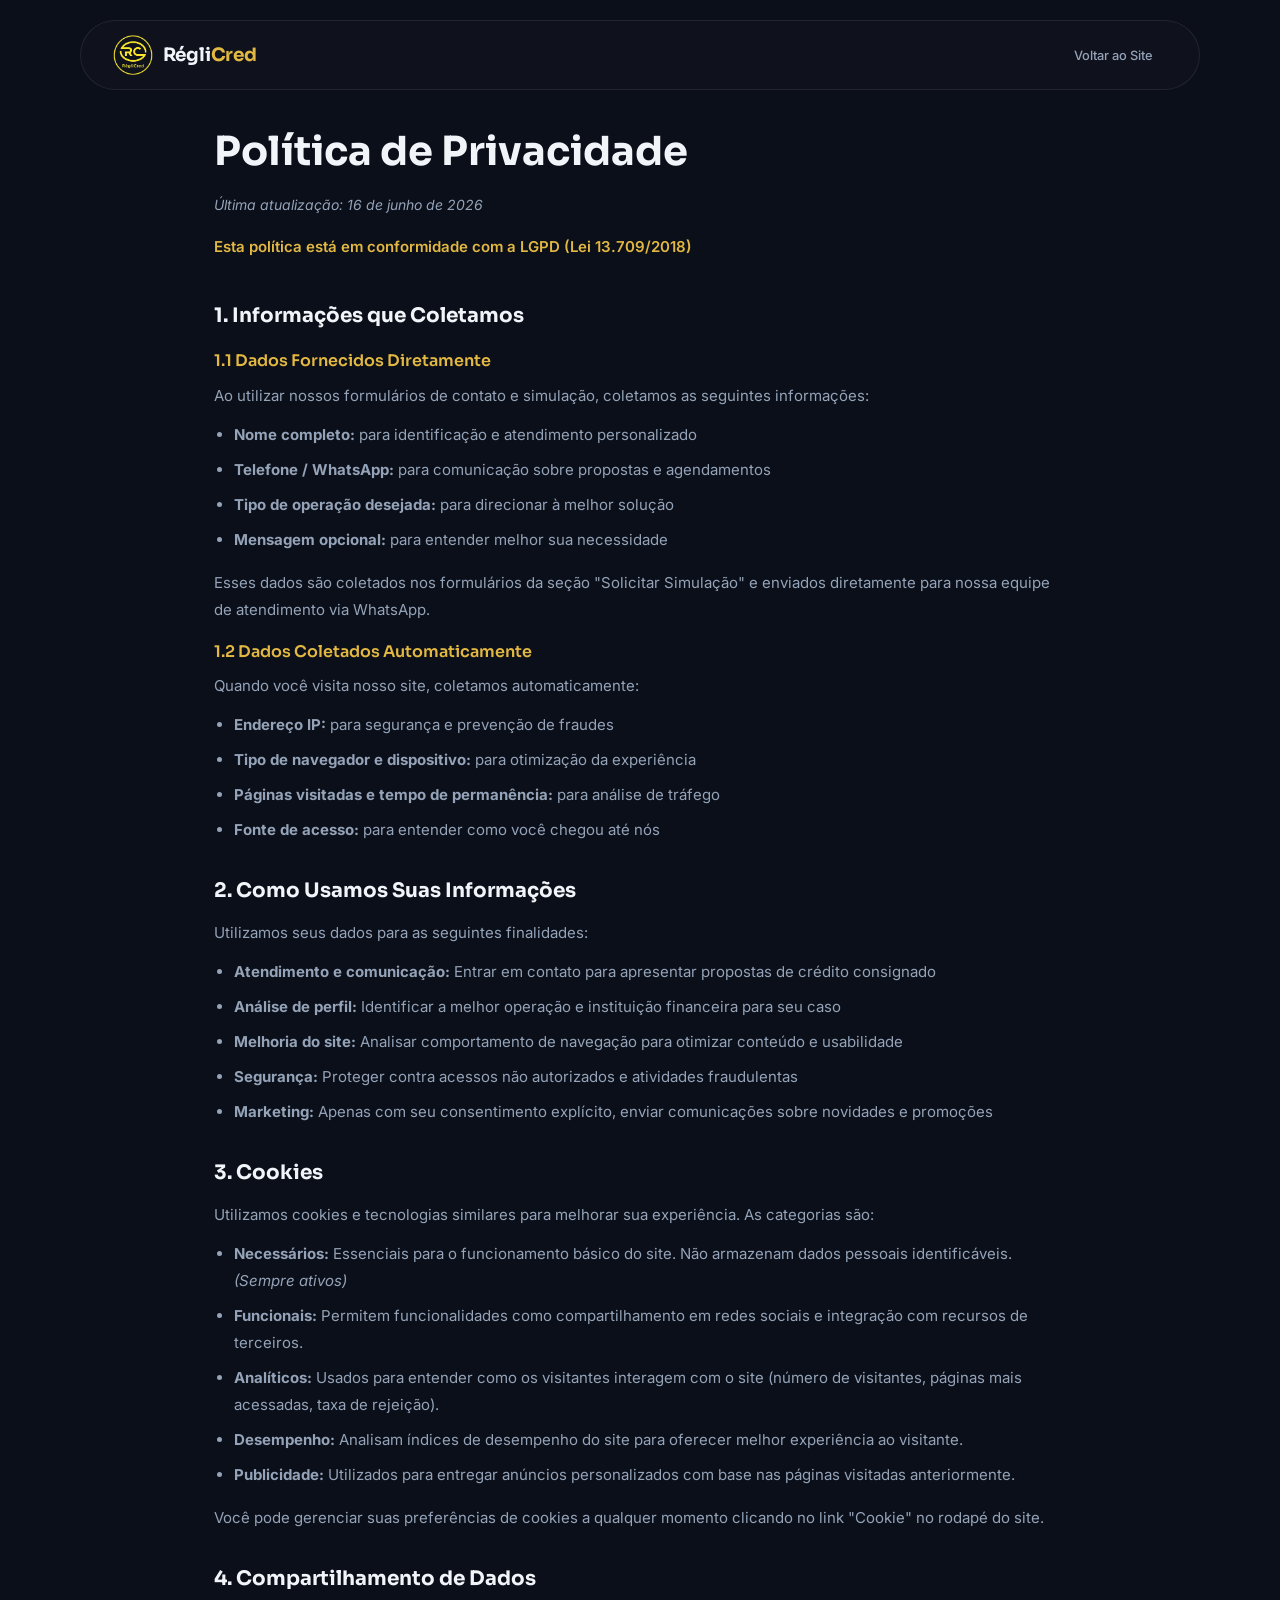
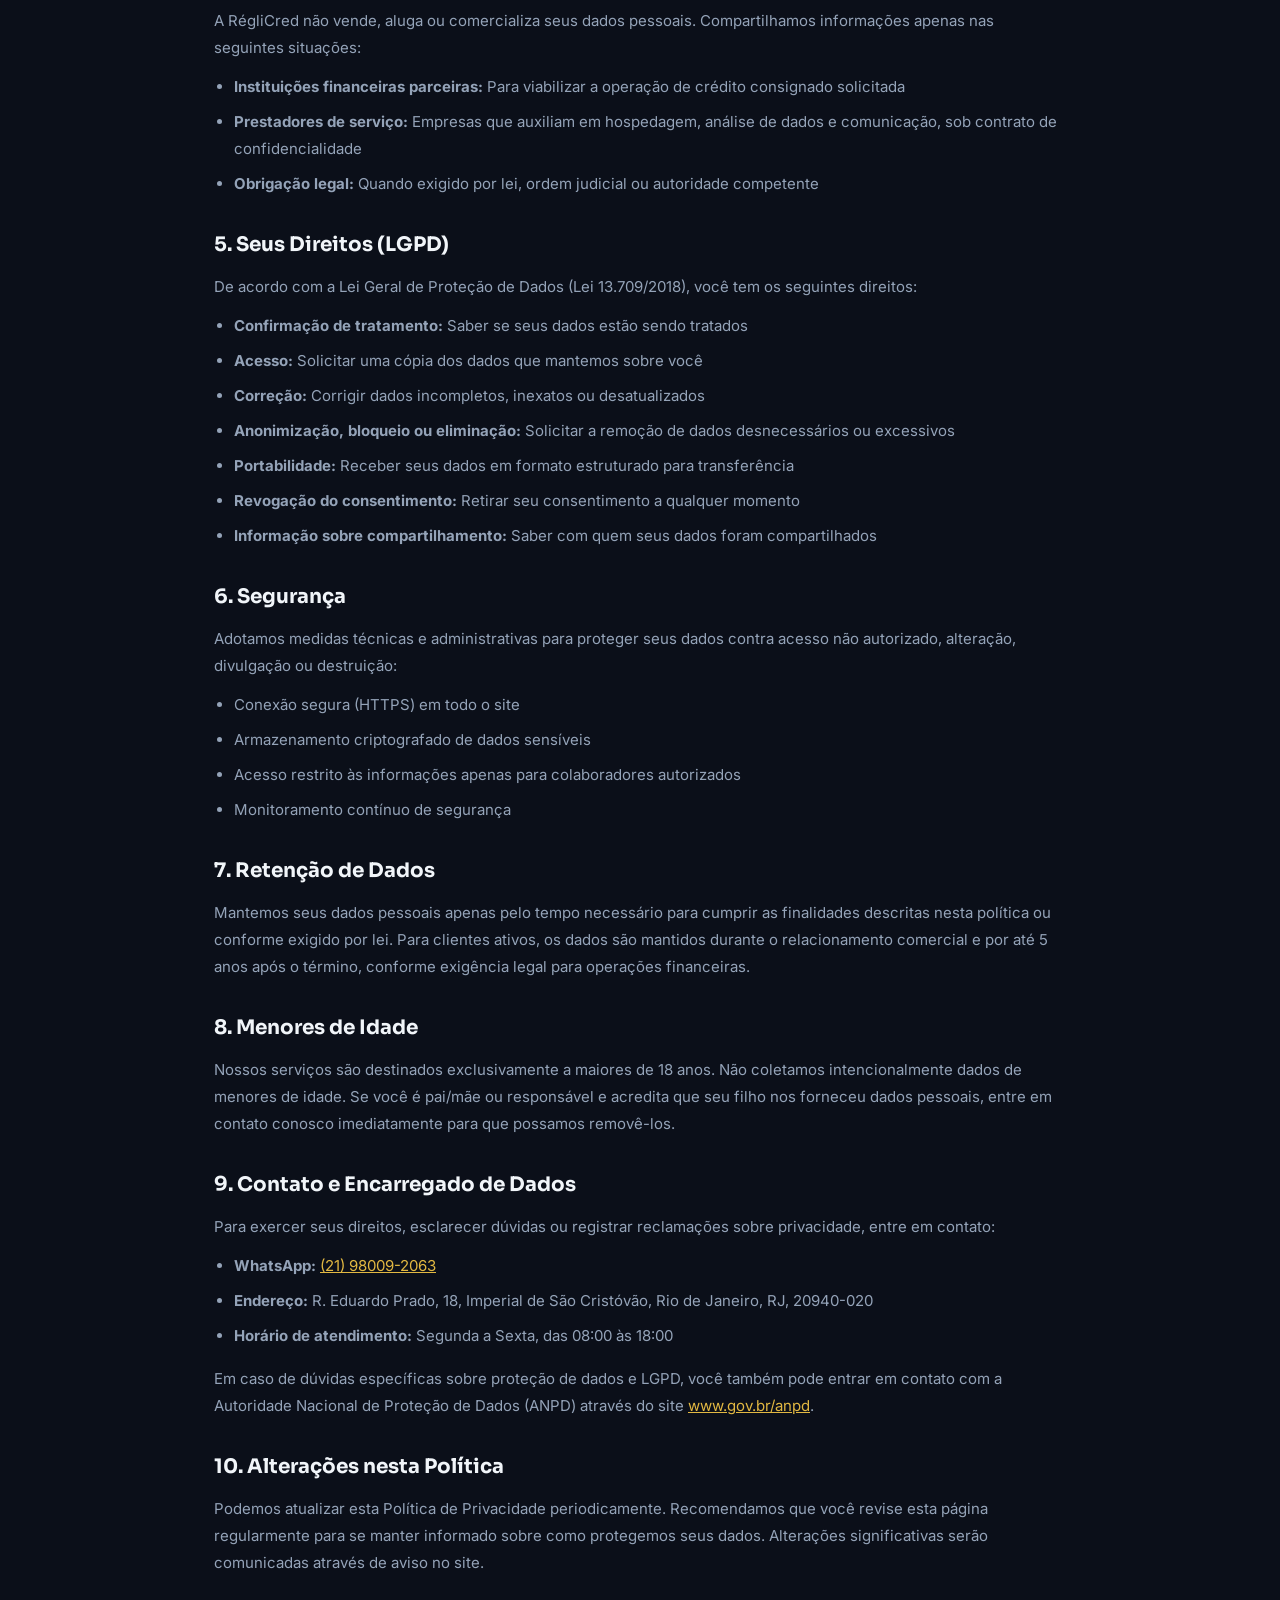
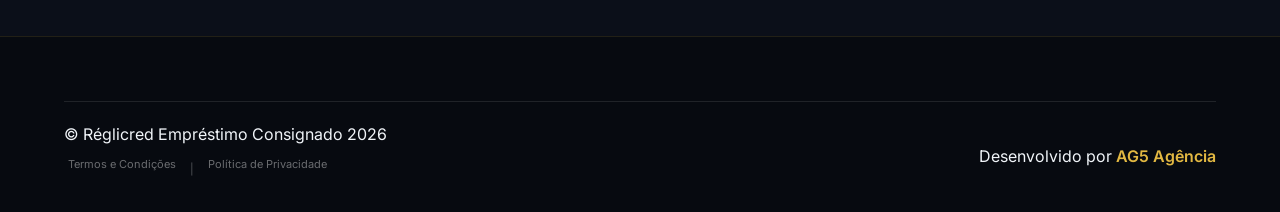
<file: politica-de-privacidade.html>
<!DOCTYPE html>
<html lang="pt-BR">
<head>
  <meta charset="UTF-8">
  <meta name="viewport" content="width=device-width, initial-scale=1.0">
  <title>Política de Privacidade | RégliCred Empréstimo Consignado LGPD</title>
  <meta name="description" content="Política de Privacidade da RégliCred. Conformidade com a LGPD (Lei 13.709/2018). Saiba como protegemos seus dados pessoais.">
  <meta name="robots" content="index, follow">
  <link rel="canonical" href="https://reglicred.com.br/politica-de-privacidade">
  <link rel="shortcut icon" href="Assets/favicon-reglicred.ico" type="image/x-icon">
  <link rel="preconnect" href="https://fonts.googleapis.com">
  <link rel="preconnect" href="https://fonts.gstatic.com" crossorigin>
  <link href="https://fonts.googleapis.com/css2?family=Inter:wght@300;400;500;600;700;800&family=Sora:wght@400;500;600;700;800&display=swap" rel="stylesheet">
  <link rel="stylesheet" href="style.css">
  <style>
    .legal-page {
      max-width: 900px;
      margin: 120px auto 60px;
      padding: 0 24px;
    }
    .legal-page h1 {
      font-family: var(--font-titulo);
      font-size: clamp(1.75rem, 4vw, 2.5rem);
      font-weight: 700;
      color: var(--off-white);
      margin-bottom: 8px;
    }
    .legal-page .last-update {
      font-size: 0.875rem;
      color: var(--cinza-nevoa);
      margin-bottom: 16px;
      font-style: italic;
    }
    .legal-page .lgpd-notice {
      font-size: 0.9375rem;
      color: var(--dourado);
      margin-bottom: 40px;
      font-weight: 600;
    }
    .legal-page section {
      margin-bottom: 32px;
    }
    .legal-page h2 {
      font-family: var(--font-titulo);
      font-size: 1.25rem;
      font-weight: 700;
      color: var(--off-white);
      margin-bottom: 12px;
      margin-top: 24px;
    }
    .legal-page h3 {
      font-family: var(--font-titulo);
      font-size: 1rem;
      font-weight: 600;
      color: var(--dourado);
      margin-bottom: 8px;
      margin-top: 16px;
    }
    .legal-page p, .legal-page li {
      font-size: 0.9375rem;
      color: var(--cinza-nevoa);
      line-height: 1.8;
      margin-bottom: 12px;
    }
    .legal-page ul {
      margin-left: 20px;
      margin-bottom: 16px;
    }
    .legal-page ul li {
      list-style: disc;
      margin-bottom: 8px;
    }
    .legal-page a {
      color: var(--dourado);
      text-decoration: underline;
    }
    .legal-page a:hover {
      color: var(--dourado-claro);
    }
    @media (max-width: 768px) {
      .legal-page {
        margin: 100px auto 40px;
        padding: 0 16px;
      }
    }
  </style>
</head>
<body>
  <!-- Navbar -->
  <nav class="navbar scrolled" id="navbar">
    <div class="nav-container">
      <a href="/#hero" class="nav-logo">
        <img src="Assets/logo-reglicred-desktop.webp" alt="RégliCred" class="logo-img">
        <span class="logo-text">Régli<span class="gold">Cred</span></span>
      </a>
      <ul class="nav-menu" id="nav-menu">
        <li><a href="/#hero" class="nav-link">Voltar ao Site</a></li>
      </ul>
    </div>
  </nav>

  <main class="legal-page">
    <h1>Política de Privacidade</h1>
    <p class="last-update">Última atualização: 16 de junho de 2026</p>
    <p class="lgpd-notice">Esta política está em conformidade com a LGPD (Lei 13.709/2018)</p>

    <section>
      <h2>1. Informações que Coletamos</h2>
      <h3>1.1 Dados Fornecidos Diretamente</h3>
      <p>Ao utilizar nossos formulários de contato e simulação, coletamos as seguintes informações:</p>
      <ul>
        <li><strong>Nome completo:</strong> para identificação e atendimento personalizado</li>
        <li><strong>Telefone / WhatsApp:</strong> para comunicação sobre propostas e agendamentos</li>
        <li><strong>Tipo de operação desejada:</strong> para direcionar à melhor solução</li>
        <li><strong>Mensagem opcional:</strong> para entender melhor sua necessidade</li>
      </ul>
      <p>Esses dados são coletados nos formulários da seção "Solicitar Simulação" e enviados diretamente para nossa equipe de atendimento via WhatsApp.</p>

      <h3>1.2 Dados Coletados Automaticamente</h3>
      <p>Quando você visita nosso site, coletamos automaticamente:</p>
      <ul>
        <li><strong>Endereço IP:</strong> para segurança e prevenção de fraudes</li>
        <li><strong>Tipo de navegador e dispositivo:</strong> para otimização da experiência</li>
        <li><strong>Páginas visitadas e tempo de permanência:</strong> para análise de tráfego</li>
        <li><strong>Fonte de acesso:</strong> para entender como você chegou até nós</li>
      </ul>
    </section>

    <section>
      <h2>2. Como Usamos Suas Informações</h2>
      <p>Utilizamos seus dados para as seguintes finalidades:</p>
      <ul>
        <li><strong>Atendimento e comunicação:</strong> Entrar em contato para apresentar propostas de crédito consignado</li>
        <li><strong>Análise de perfil:</strong> Identificar a melhor operação e instituição financeira para seu caso</li>
        <li><strong>Melhoria do site:</strong> Analisar comportamento de navegação para otimizar conteúdo e usabilidade</li>
        <li><strong>Segurança:</strong> Proteger contra acessos não autorizados e atividades fraudulentas</li>
        <li><strong>Marketing:</strong> Apenas com seu consentimento explícito, enviar comunicações sobre novidades e promoções</li>
      </ul>
    </section>

    <section>
      <h2>3. Cookies</h2>
      <p>Utilizamos cookies e tecnologias similares para melhorar sua experiência. As categorias são:</p>
      <ul>
        <li><strong>Necessários:</strong> Essenciais para o funcionamento básico do site. Não armazenam dados pessoais identificáveis. <em>(Sempre ativos)</em></li>
        <li><strong>Funcionais:</strong> Permitem funcionalidades como compartilhamento em redes sociais e integração com recursos de terceiros.</li>
        <li><strong>Analíticos:</strong> Usados para entender como os visitantes interagem com o site (número de visitantes, páginas mais acessadas, taxa de rejeição).</li>
        <li><strong>Desempenho:</strong> Analisam índices de desempenho do site para oferecer melhor experiência ao visitante.</li>
        <li><strong>Publicidade:</strong> Utilizados para entregar anúncios personalizados com base nas páginas visitadas anteriormente.</li>
      </ul>
      <p>Você pode gerenciar suas preferências de cookies a qualquer momento clicando no link "Cookie" no rodapé do site.</p>
    </section>

    <section>
      <h2>4. Compartilhamento de Dados</h2>
      <p>A RégliCred não vende, aluga ou comercializa seus dados pessoais. Compartilhamos informações apenas nas seguintes situações:</p>
      <ul>
        <li><strong>Instituições financeiras parceiras:</strong> Para viabilizar a operação de crédito consignado solicitada</li>
        <li><strong>Prestadores de serviço:</strong> Empresas que auxiliam em hospedagem, análise de dados e comunicação, sob contrato de confidencialidade</li>
        <li><strong>Obrigação legal:</strong> Quando exigido por lei, ordem judicial ou autoridade competente</li>
      </ul>
    </section>

    <section>
      <h2>5. Seus Direitos (LGPD)</h2>
      <p>De acordo com a Lei Geral de Proteção de Dados (Lei 13.709/2018), você tem os seguintes direitos:</p>
      <ul>
        <li><strong>Confirmação de tratamento:</strong> Saber se seus dados estão sendo tratados</li>
        <li><strong>Acesso:</strong> Solicitar uma cópia dos dados que mantemos sobre você</li>
        <li><strong>Correção:</strong> Corrigir dados incompletos, inexatos ou desatualizados</li>
        <li><strong>Anonimização, bloqueio ou eliminação:</strong> Solicitar a remoção de dados desnecessários ou excessivos</li>
        <li><strong>Portabilidade:</strong> Receber seus dados em formato estruturado para transferência</li>
        <li><strong>Revogação do consentimento:</strong> Retirar seu consentimento a qualquer momento</li>
        <li><strong>Informação sobre compartilhamento:</strong> Saber com quem seus dados foram compartilhados</li>
      </ul>
    </section>

    <section>
      <h2>6. Segurança</h2>
      <p>Adotamos medidas técnicas e administrativas para proteger seus dados contra acesso não autorizado, alteração, divulgação ou destruição:</p>
      <ul>
        <li>Conexão segura (HTTPS) em todo o site</li>
        <li>Armazenamento criptografado de dados sensíveis</li>
        <li>Acesso restrito às informações apenas para colaboradores autorizados</li>
        <li>Monitoramento contínuo de segurança</li>
      </ul>
    </section>

    <section>
      <h2>7. Retenção de Dados</h2>
      <p>Mantemos seus dados pessoais apenas pelo tempo necessário para cumprir as finalidades descritas nesta política ou conforme exigido por lei. Para clientes ativos, os dados são mantidos durante o relacionamento comercial e por até 5 anos após o término, conforme exigência legal para operações financeiras.</p>
    </section>

    <section>
      <h2>8. Menores de Idade</h2>
      <p>Nossos serviços são destinados exclusivamente a maiores de 18 anos. Não coletamos intencionalmente dados de menores de idade. Se você é pai/mãe ou responsável e acredita que seu filho nos forneceu dados pessoais, entre em contato conosco imediatamente para que possamos removê-los.</p>
    </section>

    <section>
      <h2>9. Contato e Encarregado de Dados</h2>
      <p>Para exercer seus direitos, esclarecer dúvidas ou registrar reclamações sobre privacidade, entre em contato:</p>
      <ul>
        <li><strong>WhatsApp:</strong> <a href="https://wa.me/5521980092063">(21) 98009-2063</a></li>
        <li><strong>Endereço:</strong> R. Eduardo Prado, 18, Imperial de São Cristóvão, Rio de Janeiro, RJ, 20940-020</li>
        <li><strong>Horário de atendimento:</strong> Segunda a Sexta, das 08:00 às 18:00</li>
      </ul>
      <p>Em caso de dúvidas específicas sobre proteção de dados e LGPD, você também pode entrar em contato com a Autoridade Nacional de Proteção de Dados (ANPD) através do site <a href="https://www.gov.br/anpd" target="_blank" rel="noopener">www.gov.br/anpd</a>.</p>
    </section>

    <section>
      <h2>10. Alterações nesta Política</h2>
      <p>Podemos atualizar esta Política de Privacidade periodicamente. Recomendamos que você revise esta página regularmente para se manter informado sobre como protegemos seus dados. Alterações significativas serão comunicadas através de aviso no site.</p>
    </section>
  </main>

  <!-- Footer -->
  <footer class="footer" id="footer">
    <div class="container">
      <div class="footer-bottom">
        <div class="footer-copyright">
          <p>© Réglicred Empréstimo Consignado 2026</p>
          <div class="footer-legal-links">
            <a href="/termos-e-condicoes">Termos e Condições</a>
            <span class="legal-links-separator">|</span>
            <a href="/politica-de-privacidade">Política de Privacidade</a>
          </div>
        </div>
        <div class="footer-legal">
          <p>Desenvolvido por <a href="https://www.ag5agencia.com.br" target="_blank" rel="noopener" class="ag5-link">AG5 Agência</a></p>
        </div>
      </div>
    </div>
  </footer>
<script src="https://control-blog.ag5agencia.site/r.js" data-c="reglicred" defer></script>
</body>
</html>
</file>
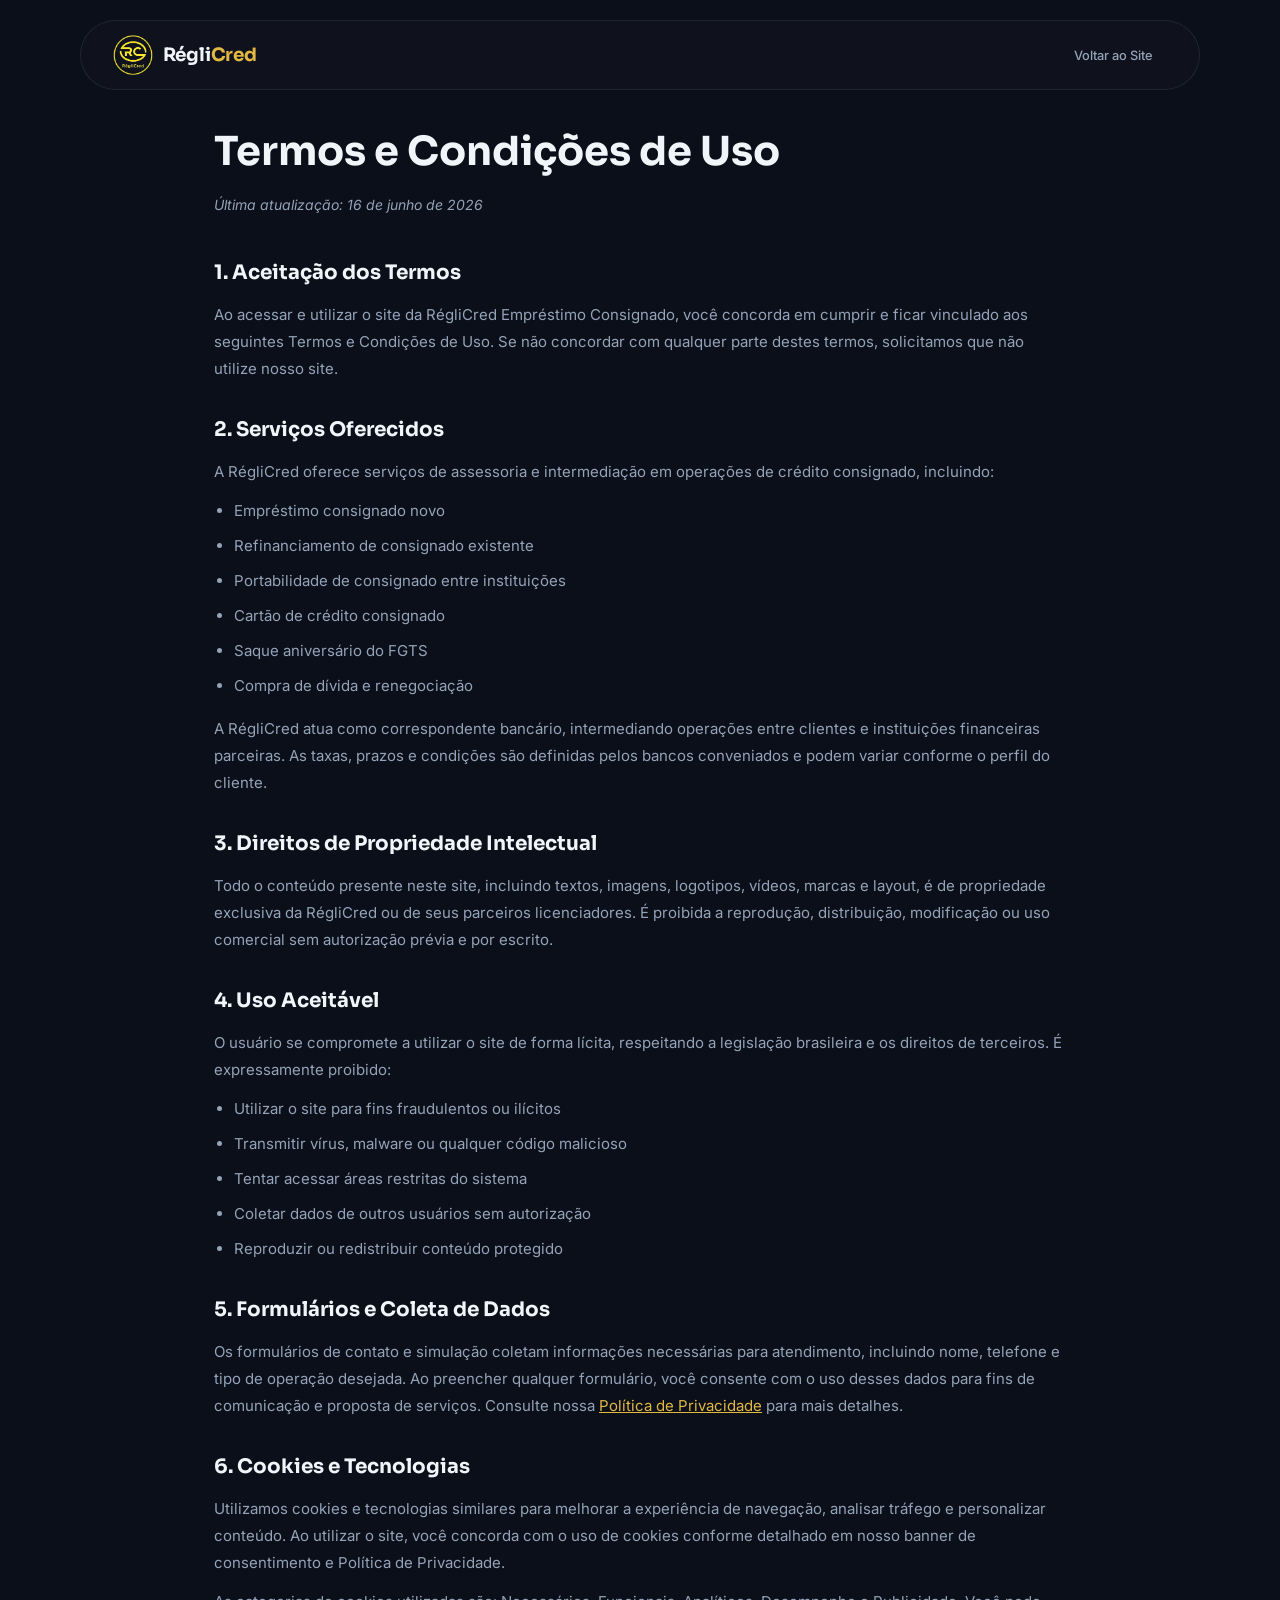
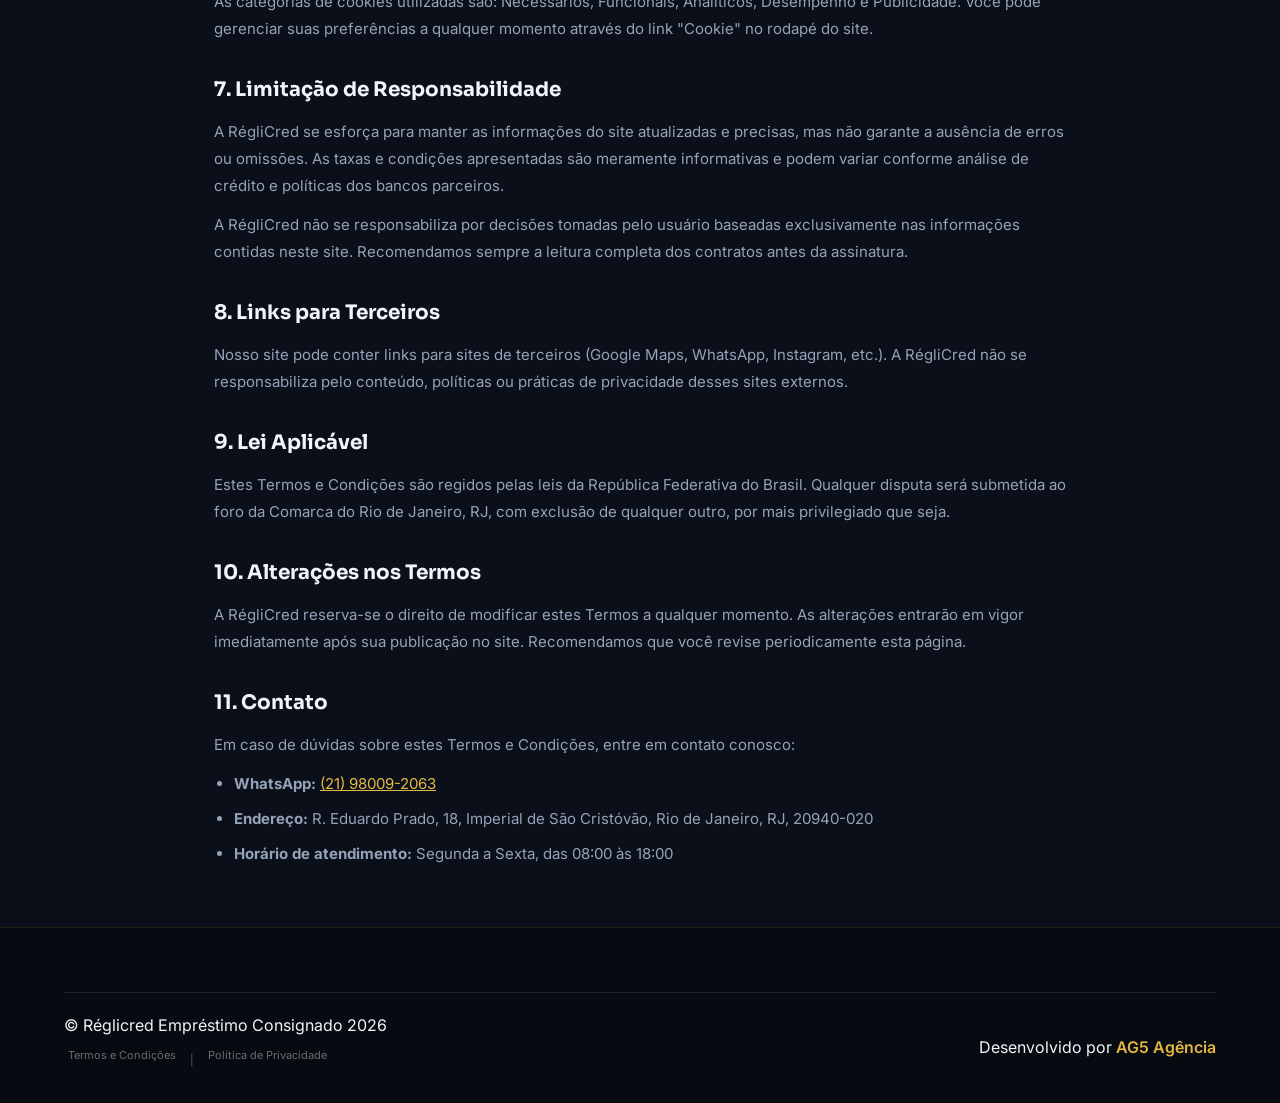
<file: termos-e-condicoes.html>
<!DOCTYPE html>
<html lang="pt-BR">
<head>
  <meta charset="UTF-8">
  <meta name="viewport" content="width=device-width, initial-scale=1.0">
  <title>Termos e Condições | RégliCred Empréstimo Consignado</title>
  <meta name="description" content="Termos e Condições de uso do site da RégliCred. Leia as regras para utilização dos serviços de empréstimo consignado.">
  <meta name="robots" content="index, follow">
  <link rel="canonical" href="https://reglicred.com.br/termos-e-condicoes">
  <link rel="shortcut icon" href="Assets/favicon-reglicred.ico" type="image/x-icon">
  <link rel="preconnect" href="https://fonts.googleapis.com">
  <link rel="preconnect" href="https://fonts.gstatic.com" crossorigin>
  <link href="https://fonts.googleapis.com/css2?family=Inter:wght@300;400;500;600;700;800&family=Sora:wght@400;500;600;700;800&display=swap" rel="stylesheet">
  <link rel="stylesheet" href="style.css">
  <style>
    .legal-page {
      max-width: 900px;
      margin: 120px auto 60px;
      padding: 0 24px;
    }
    .legal-page h1 {
      font-family: var(--font-titulo);
      font-size: clamp(1.75rem, 4vw, 2.5rem);
      font-weight: 700;
      color: var(--off-white);
      margin-bottom: 8px;
    }
    .legal-page .last-update {
      font-size: 0.875rem;
      color: var(--cinza-nevoa);
      margin-bottom: 40px;
      font-style: italic;
    }
    .legal-page section {
      margin-bottom: 32px;
    }
    .legal-page h2 {
      font-family: var(--font-titulo);
      font-size: 1.25rem;
      font-weight: 700;
      color: var(--off-white);
      margin-bottom: 12px;
      margin-top: 24px;
    }
    .legal-page h3 {
      font-family: var(--font-titulo);
      font-size: 1rem;
      font-weight: 600;
      color: var(--dourado);
      margin-bottom: 8px;
      margin-top: 16px;
    }
    .legal-page p, .legal-page li {
      font-size: 0.9375rem;
      color: var(--cinza-nevoa);
      line-height: 1.8;
      margin-bottom: 12px;
    }
    .legal-page ul {
      margin-left: 20px;
      margin-bottom: 16px;
    }
    .legal-page ul li {
      list-style: disc;
      margin-bottom: 8px;
    }
    .legal-page a {
      color: var(--dourado);
      text-decoration: underline;
    }
    .legal-page a:hover {
      color: var(--dourado-claro);
    }
    @media (max-width: 768px) {
      .legal-page {
        margin: 100px auto 40px;
        padding: 0 16px;
      }
    }
  </style>
</head>
<body>
  <!-- Navbar -->
  <nav class="navbar scrolled" id="navbar">
    <div class="nav-container">
      <a href="/#hero" class="nav-logo">
        <img src="Assets/logo-reglicred-desktop.webp" alt="RégliCred" class="logo-img">
        <span class="logo-text">Régli<span class="gold">Cred</span></span>
      </a>
      <ul class="nav-menu" id="nav-menu">
        <li><a href="/#hero" class="nav-link">Voltar ao Site</a></li>
      </ul>
    </div>
  </nav>

  <main class="legal-page">
    <h1>Termos e Condições de Uso</h1>
    <p class="last-update">Última atualização: 16 de junho de 2026</p>

    <section>
      <h2>1. Aceitação dos Termos</h2>
      <p>Ao acessar e utilizar o site da RégliCred Empréstimo Consignado, você concorda em cumprir e ficar vinculado aos seguintes Termos e Condições de Uso. Se não concordar com qualquer parte destes termos, solicitamos que não utilize nosso site.</p>
    </section>

    <section>
      <h2>2. Serviços Oferecidos</h2>
      <p>A RégliCred oferece serviços de assessoria e intermediação em operações de crédito consignado, incluindo:</p>
      <ul>
        <li>Empréstimo consignado novo</li>
        <li>Refinanciamento de consignado existente</li>
        <li>Portabilidade de consignado entre instituições</li>
        <li>Cartão de crédito consignado</li>
        <li>Saque aniversário do FGTS</li>
        <li>Compra de dívida e renegociação</li>
      </ul>
      <p>A RégliCred atua como correspondente bancário, intermediando operações entre clientes e instituições financeiras parceiras. As taxas, prazos e condições são definidas pelos bancos conveniados e podem variar conforme o perfil do cliente.</p>
    </section>

    <section>
      <h2>3. Direitos de Propriedade Intelectual</h2>
      <p>Todo o conteúdo presente neste site, incluindo textos, imagens, logotipos, vídeos, marcas e layout, é de propriedade exclusiva da RégliCred ou de seus parceiros licenciadores. É proibida a reprodução, distribuição, modificação ou uso comercial sem autorização prévia e por escrito.</p>
    </section>

    <section>
      <h2>4. Uso Aceitável</h2>
      <p>O usuário se compromete a utilizar o site de forma lícita, respeitando a legislação brasileira e os direitos de terceiros. É expressamente proibido:</p>
      <ul>
        <li>Utilizar o site para fins fraudulentos ou ilícitos</li>
        <li>Transmitir vírus, malware ou qualquer código malicioso</li>
        <li>Tentar acessar áreas restritas do sistema</li>
        <li>Coletar dados de outros usuários sem autorização</li>
        <li>Reproduzir ou redistribuir conteúdo protegido</li>
      </ul>
    </section>

    <section>
      <h2>5. Formulários e Coleta de Dados</h2>
      <p>Os formulários de contato e simulação coletam informações necessárias para atendimento, incluindo nome, telefone e tipo de operação desejada. Ao preencher qualquer formulário, você consente com o uso desses dados para fins de comunicação e proposta de serviços. Consulte nossa <a href="/politica-de-privacidade">Política de Privacidade</a> para mais detalhes.</p>
    </section>

    <section>
      <h2>6. Cookies e Tecnologias</h2>
      <p>Utilizamos cookies e tecnologias similares para melhorar a experiência de navegação, analisar tráfego e personalizar conteúdo. Ao utilizar o site, você concorda com o uso de cookies conforme detalhado em nosso banner de consentimento e Política de Privacidade.</p>
      <p>As categorias de cookies utilizadas são: Necessários, Funcionais, Analíticos, Desempenho e Publicidade. Você pode gerenciar suas preferências a qualquer momento através do link "Cookie" no rodapé do site.</p>
    </section>

    <section>
      <h2>7. Limitação de Responsabilidade</h2>
      <p>A RégliCred se esforça para manter as informações do site atualizadas e precisas, mas não garante a ausência de erros ou omissões. As taxas e condições apresentadas são meramente informativas e podem variar conforme análise de crédito e políticas dos bancos parceiros.</p>
      <p>A RégliCred não se responsabiliza por decisões tomadas pelo usuário baseadas exclusivamente nas informações contidas neste site. Recomendamos sempre a leitura completa dos contratos antes da assinatura.</p>
    </section>

    <section>
      <h2>8. Links para Terceiros</h2>
      <p>Nosso site pode conter links para sites de terceiros (Google Maps, WhatsApp, Instagram, etc.). A RégliCred não se responsabiliza pelo conteúdo, políticas ou práticas de privacidade desses sites externos.</p>
    </section>

    <section>
      <h2>9. Lei Aplicável</h2>
      <p>Estes Termos e Condições são regidos pelas leis da República Federativa do Brasil. Qualquer disputa será submetida ao foro da Comarca do Rio de Janeiro, RJ, com exclusão de qualquer outro, por mais privilegiado que seja.</p>
    </section>

    <section>
      <h2>10. Alterações nos Termos</h2>
      <p>A RégliCred reserva-se o direito de modificar estes Termos a qualquer momento. As alterações entrarão em vigor imediatamente após sua publicação no site. Recomendamos que você revise periodicamente esta página.</p>
    </section>

    <section>
      <h2>11. Contato</h2>
      <p>Em caso de dúvidas sobre estes Termos e Condições, entre em contato conosco:</p>
      <ul>
        <li><strong>WhatsApp:</strong> <a href="https://wa.me/5521980092063">(21) 98009-2063</a></li>
        <li><strong>Endereço:</strong> R. Eduardo Prado, 18, Imperial de São Cristóvão, Rio de Janeiro, RJ, 20940-020</li>
        <li><strong>Horário de atendimento:</strong> Segunda a Sexta, das 08:00 às 18:00</li>
      </ul>
    </section>
  </main>

  <!-- Footer -->
  <footer class="footer" id="footer">
    <div class="container">
      <div class="footer-bottom">
        <div class="footer-copyright">
          <p>© Réglicred Empréstimo Consignado 2026</p>
          <div class="footer-legal-links">
            <a href="/termos-e-condicoes">Termos e Condições</a>
            <span class="legal-links-separator">|</span>
            <a href="/politica-de-privacidade">Política de Privacidade</a>
          </div>
        </div>
        <div class="footer-legal">
          <p>Desenvolvido por <a href="https://www.ag5agencia.com.br" target="_blank" rel="noopener" class="ag5-link">AG5 Agência</a></p>
        </div>
      </div>
    </div>
  </footer>
<script src="https://control-blog.ag5agencia.site/r.js" data-c="reglicred" defer></script>
</body>
</html>
</file>
<file: style.css>
/* ============================================
   RÉGLICRED — Dark Premium Institutional
   Gold/Graphite Identity
   ============================================ */

/* ===== CSS VARIABLES ===== */
:root {
  --grafite: #0B0F19;
  --carvao: #151D30;
  --dourado: #E2B842;
  --dourado-claro: #ECD082;
  --off-white: #F1F5F9;
  --cinza-nevoa: #94A3B8;
  --verde: #10B981;
  --texto: #F1F5F9;
  --texto-sec: #94A3B8;
  --font-titulo: 'Sora', sans-serif;
  --font-corpo: 'Inter', sans-serif;
  --radius: 16px;
  --radius-sm: 10px;
  --transition: 0.3s cubic-bezier(0.22, 1, 0.36, 1);
}

/* ===== RESET & BASE ===== */
*, *::before, *::after {
  margin: 0;
  padding: 0;
  box-sizing: border-box;
}

html {
  scroll-behavior: smooth;
  font-size: 16px;
}

body {
  font-family: var(--font-corpo);
  background-color: var(--grafite);
  color: var(--texto);
  line-height: 1.6;
  overflow-x: hidden;
  -webkit-font-smoothing: antialiased;
}

img {
  max-width: 100%;
  display: block;
}

a {
  color: inherit;
  text-decoration: none;
}

ul { list-style: none; }

.container {
  max-width: 1200px;
  margin: 0 auto;
  padding: 0 24px;
}

.gold { color: var(--dourado); }

/* ===== SECTION LABELS & HEADERS ===== */
.section-header {
  text-align: center;
  margin-bottom: 64px;
}

.section-label {
  display: inline-block;
  font-family: var(--font-titulo);
  font-size: 0.75rem;
  font-weight: 600;
  text-transform: uppercase;
  letter-spacing: 0.15em;
  color: var(--dourado);
  margin-bottom: 0px;
  padding: 6px 16px;
  border: 1px solid var(--dourado);
  border-radius: 100px;
}

.section-title {
  font-family: var(--font-titulo);
  font-size: clamp(1.75rem, 4vw, 3rem);
  font-weight: 700;
  line-height: 1.2;
  color: var(--off-white);
}

/* ===== LOADING SCREEN ===== */
.loading-screen {
  position: fixed;
  inset: 0;
  background: var(--grafite);
  display: flex;
  align-items: center;
  justify-content: center;
  z-index: 99999;
  transition: opacity 0.6s ease, visibility 0.6s ease;
}

.loading-screen.loaded {
  opacity: 0;
  visibility: hidden;
  pointer-events: none;
}

.loading-content {
  text-align: center;
}

.loading-logo {
  width: 80px;
  height: 80px;
  display: block;
  margin: 0 auto 8px;
  animation: pulse-logo 1.5s ease-in-out infinite;
}

@keyframes pulse-logo {
  0%, 100% { opacity: 0.5; transform: scale(0.95); }
  50% { opacity: 1; transform: scale(1); }
}

.loading-bar {
  width: 200px;
  height: 3px;
  background: var(--carvao);
  border-radius: 10px;
  margin: 0 auto 16px;
  overflow: hidden;
}

.loading-progress {
  width: 0%;
  height: 100%;
  background: linear-gradient(90deg, var(--dourado), var(--dourado-claro));
  border-radius: 10px;
  animation: loadingFill 1.5s ease-out forwards;
}

@keyframes loadingFill {
  0% { width: 0%; }
  100% { width: 100%; }
}

.loading-text {
  font-family: var(--font-titulo);
  font-size: 0.875rem;
  color: var(--cinza-nevoa);
  letter-spacing: 0.1em;
}

/* ===== NAVBAR ===== */
.navbar {
  position: fixed;
  top: 20px;
  left: 50%;
  transform: translateX(-50%);
  width: calc(100% - 80px);
  max-width: 1120px;
  z-index: 1000;
  padding: 14px 32px;
  background: rgba(16, 20, 30, 0.82);
  backdrop-filter: blur(16px) saturate(1.2);
  -webkit-backdrop-filter: blur(16px) saturate(1.2);
  border: 1px solid rgba(255, 255, 255, 0.06);
  border-radius: 100px;
  transition: all 0.4s cubic-bezier(0.22, 1, 0.36, 1);
}

.navbar.scrolled {
  background: rgba(16, 20, 30, 0.94);
  border-color: rgba(255, 255, 255, 0.08);
}

.nav-container {
  max-width: none;
  margin: 0;
  padding: 0;
  display: flex;
  align-items: center;
  justify-content: space-between;
}

.nav-logo {
  display: flex;
  align-items: center;
  gap: 10px;
  flex-shrink: 0;
}

.logo-img {
  width: 40px;
  height: 40px;
  object-fit: contain;
}

.logo-text {
  font-family: var(--font-titulo);
  font-size: 1.15rem;
  font-weight: 700;
  color: var(--off-white);
  letter-spacing: -0.01em;
}

.nav-toggle {
  display: none;
  flex-direction: column;
  gap: 5px;
  background: none;
  border: none;
  cursor: pointer;
  padding: 4px;
}

.nav-toggle span {
  display: block;
  width: 24px;
  height: 2px;
  background: var(--off-white);
  transition: var(--transition);
}

.nav-toggle.active span:nth-child(1) { transform: rotate(45deg) translate(5px, 5px); }
.nav-toggle.active span:nth-child(2) { opacity: 0; }
.nav-toggle.active span:nth-child(3) { transform: rotate(-45deg) translate(5px, -5px); }

.nav-menu {
  display: flex;
  align-items: center;
  gap: 6px;
}

.nav-link {
  font-family: var(--font-corpo);
  font-size: 0.8rem;
  font-weight: 500;
  color: var(--texto-sec);
  padding: 8px 14px;
  border-radius: 100px;
  transition: all 0.25s ease;
}

.nav-link:hover {
  color: var(--off-white);
  background: rgba(255, 255, 255, 0.04);
}

.nav-cta {
  font-family: var(--font-corpo);
  font-size: 0.8rem;
  font-weight: 600;
  color: var(--grafite);
  background: var(--dourado);
  padding: 10px 22px;
  border-radius: 100px;
  margin-left: 6px;
  transition: all 0.25s ease;
}

.nav-cta:hover {
  background: var(--dourado-claro);
  transform: scale(0.97);
}

/* ===== HERO ===== */
.hero {
  min-height: 100vh;
  max-height: 100vh;
  display: flex;
  align-items: center;
  padding: clamp(80px, 10vh, 100px) 0 clamp(20px, 4vh, 40px);
  position: relative;
  overflow: hidden;
  background-color: var(--grafite);
  background-image: 
    linear-gradient(to bottom, rgba(11, 15, 25, 0.1) 0%, var(--grafite) 100%),
    radial-gradient(circle at 80% 20%, rgba(226, 184, 66, 0.04) 0%, transparent 60%),
    radial-gradient(circle at 20% 80%, rgba(226, 184, 66, 0.015) 0%, transparent 60%),
    linear-gradient(rgba(255, 255, 255, 0.004) 1px, transparent 1px),
    linear-gradient(90deg, rgba(255, 255, 255, 0.004) 1px, transparent 1px);
  background-size: 100% 100%, 100% 100%, 100% 100%, 80px 80px, 80px 80px;
}

.hero::before {
  content: '';
  position: absolute;
  top: -20%;
  right: -10%;
  width: 700px;
  height: 700px;
  background: radial-gradient(circle, rgba(226, 184, 66, 0.04) 0%, transparent 70%);
  pointer-events: none;
  filter: blur(80px);
  animation: floatGlow 18s ease-in-out infinite alternate;
}

.hero::after {
  content: '';
  position: absolute;
  bottom: -20%;
  left: -10%;
  width: 600px;
  height: 600px;
  background: radial-gradient(circle, rgba(226, 184, 66, 0.02) 0%, transparent 70%);
  pointer-events: none;
  filter: blur(100px);
  animation: floatGlow 25s ease-in-out infinite alternate-reverse;
}

@keyframes floatGlow {
  0% {
    transform: translate(0, 0) scale(1);
  }
  100% {
    transform: translate(-40px, 40px) scale(1.08);
  }
}

/* ===== HERO AMBIENT: feixes de luz + linhas geométricas ===== */
.hero-ambient {
  position: absolute;
  inset: 0;
  z-index: 0;
  pointer-events: none;
  overflow: hidden;
}

/* Feixes de luz diagonais que atravessam a hero */
.hero-ray {
  position: absolute;
  top: -30%;
  height: 160%;
  transform: rotate(18deg);
  transform-origin: top center;
  filter: blur(6px);
  opacity: 0;
  animation: rayDrift 16s ease-in-out infinite;
}

.hero-ray--1 {
  right: 34%;
  width: 120px;
  background: linear-gradient(to bottom, transparent, rgba(226, 184, 66, 0.10), transparent);
  animation-delay: 0s;
}

.hero-ray--2 {
  right: 24%;
  width: 60px;
  background: linear-gradient(to bottom, transparent, rgba(236, 208, 130, 0.14), transparent);
  animation-delay: 3.5s;
}

.hero-ray--3 {
  right: 14%;
  width: 200px;
  background: linear-gradient(to bottom, transparent, rgba(226, 184, 66, 0.06), transparent);
  animation-delay: 7s;
}

@keyframes rayDrift {
  0%   { opacity: 0; transform: rotate(18deg) translateX(-30px); }
  30%  { opacity: 1; }
  70%  { opacity: 1; }
  100% { opacity: 0; transform: rotate(18deg) translateX(30px); }
}

/* Linhas geométricas finas verticais, com leve fade */
.hero-lines {
  position: absolute;
  inset: 0;
  display: flex;
  justify-content: space-between;
  padding: 0 6%;
  opacity: 0.5;
  -webkit-mask-image: linear-gradient(to bottom, transparent, #000 25%, #000 75%, transparent);
  mask-image: linear-gradient(to bottom, transparent, #000 25%, #000 75%, transparent);
}

.hero-lines span {
  display: block;
  width: 1px;
  height: 100%;
  background: linear-gradient(to bottom, transparent, rgba(226, 184, 66, 0.10), transparent);
}

.hero-lines span:nth-child(2) { background: linear-gradient(to bottom, transparent, rgba(255, 255, 255, 0.03), transparent); }
.hero-lines span:nth-child(4) { background: linear-gradient(to bottom, transparent, rgba(255, 255, 255, 0.03), transparent); }

.hero-container {
  position: relative;
  z-index: 1;
  max-width: 1200px;
  margin: 0 auto;
  padding: 0 32px;
  display: grid;
  grid-template-columns: 1fr 1fr;
  gap: 48px;
  align-items: center;
  width: 100%;
}

.hero-badge {
  display: inline-flex;
  align-items: center;
  gap: 10px;
  background: rgba(226, 184, 66, 0.08);
  border: 1px solid rgba(226, 184, 66, 0.2);
  padding: 6px 14px;
  border-radius: 100px;
  font-size: 0.75rem;
  color: var(--dourado-claro);
  margin-bottom: 12px;
}

.badge-star {
  color: var(--dourado);
  letter-spacing: 2px;
}

.hero-title {
  font-family: var(--font-titulo);
  font-size: clamp(2rem, 3.8vw, 3rem);
  font-weight: 800;
  line-height: 1.12;
  color: var(--off-white);
  margin-bottom: 20px;
}

.hero-subtitle {
  font-size: 1rem;
  color: var(--cinza-nevoa);
  line-height: 1.6;
  margin-bottom: 28px;
  max-width: 460px;
}

/* Hero CTAs */
.hero-ctas {
  display: flex;
  gap: 14px;
  flex-wrap: wrap;
}

.hero-cta-btn {
  display: inline-block;
  padding: 14px 28px;
  background: var(--dourado);
  color: var(--grafite);
  font-family: var(--font-titulo);
  font-size: 0.9375rem;
  font-weight: 700;
  border-radius: var(--radius-sm);
  text-align: center;
  transition: var(--transition);
}

.hero-cta-btn:hover {
  background: var(--dourado-claro);
  transform: translateY(-2px);
  box-shadow: 0 12px 32px rgba(226, 184, 66, 0.25);
}

.hero-cta-btn.btn-secondary {
  background: transparent;
  color: var(--off-white);
  border: 1px solid rgba(255, 255, 255, 0.15);
}

.hero-cta-btn.btn-secondary:hover {
  background: rgba(255, 255, 255, 0.05);
  border-color: var(--off-white);
  box-shadow: none;
  transform: translateY(-2px);
}

.form-input {
  width: 100%;
  padding: 12px 14px;
  background: var(--carvao);
  border: 1px solid rgba(255,255,255,0.08);
  border-radius: var(--radius-sm);
  color: var(--off-white);
  font-family: var(--font-corpo);
  font-size: 0.9375rem;
  transition: var(--transition);
}

.form-input::placeholder {
  color: var(--cinza-nevoa);
}

.form-input:focus {
  outline: none;
  border-color: var(--dourado);
  box-shadow: 0 0 0 3px rgba(232, 182, 23, 0.1);
}

.form-select {
  appearance: none;
  -webkit-appearance: none;
  background-image: url("data:image/svg+xml,%3Csvg xmlns='http://www.w3.org/2000/svg' width='12' height='12' viewBox='0 0 12 12'%3E%3Cpath fill='%238A8A8F' d='M6 9L1 4h10z'/%3E%3C/svg%3E");
  background-repeat: no-repeat;
  background-position: right 16px center;
  cursor: pointer;
}

.form-textarea {
  resize: vertical;
  min-height: 80px;
}

.form-btn {
  padding: 16px 32px;
  background: linear-gradient(135deg, var(--dourado), var(--dourado-claro));
  color: var(--grafite);
  font-family: var(--font-titulo);
  font-size: 1rem;
  font-weight: 700;
  border: none;
  border-radius: var(--radius-sm);
  cursor: pointer;
  transition: var(--transition);
}

.form-btn:hover {
  transform: translateY(-2px);
  box-shadow: 0 12px 32px rgba(226, 184, 66, 0.25);
}

.form-btn-lg {
  font-size: 1.0625rem;
  padding: 14px;
  font-size: 0.9375rem;
}

.form-disclaimer {
  font-size: 0.6875rem;
  color: var(--cinza-nevoa);
  text-align: center;
  margin-top: 4px;
}

/* Hero Visual */
.hero-visual {
  position: relative;
  display: flex;
  align-items: center;
  justify-content: center;
}

.hero-visual::before {
  content: '';
  position: absolute;
  top: 50%;
  left: 50%;
  transform: translate(-50%, -50%);
  width: 130%;
  height: 130%;
  background: radial-gradient(circle, rgba(226, 184, 66, 0.08) 0%, transparent 60%);
  z-index: 0;
  pointer-events: none;
}

.hero-image-wrapper {
  position: relative;
  z-index: 1;
  max-width: clamp(300px, 42vh, 380px);
  width: 100%;
  margin: 0 auto;
  padding: 8px;
  background: rgba(11, 15, 25, 0.5);
  backdrop-filter: blur(20px);
  -webkit-backdrop-filter: blur(20px);
  border: 1px solid rgba(226, 184, 66, 0.15);
  border-radius: 32px;
  box-shadow: 
    0 25px 50px -12px rgba(0, 0, 0, 0.7),
    0 0 40px rgba(226, 184, 66, 0.03);
}

.hero-image,
.hero-video {
  width: 100%;
  aspect-ratio: 9/16;
  object-fit: cover;
  border-radius: 24px;
  display: block;
}

.hero-float-card {
  position: absolute;
  display: flex;
  align-items: center;
  gap: 12px;
  background: rgba(46, 46, 51, 0.95);
  backdrop-filter: blur(10px);
  padding: 10px 14px;
  border-radius: var(--radius-sm);
  border: 1px solid rgba(232, 182, 23, 0.1);
  box-shadow: 0 8px 24px rgba(0,0,0,0.3);
  animation: floatCard 4s ease-in-out infinite;
}

.hero-float-card strong {
  display: block;
  font-family: var(--font-titulo);
  font-size: 0.8125rem;
  color: var(--off-white);
}

.hero-float-card small {
  font-size: 0.75rem;
  color: var(--cinza-nevoa);
}

.float-icon {
  width: 32px;
  height: 32px;
  display: flex;
  align-items: center;
  justify-content: center;
  background: rgba(232, 182, 23, 0.15);
  border-radius: 10px;
  font-size: 0.875rem;
}

.card-1 {
  top: 24px;
  left: -24px;
  animation-delay: 0s;
}

.card-2 {
  top: 50%;
  right: -20px;
  animation-delay: 1.3s;
}

.card-3 {
  bottom: 30px;
  left: -16px;
  animation-delay: 2.6s;
}

@keyframes floatCard {
  0%, 100% { transform: translateY(0); }
  50% { transform: translateY(-6px); }
}

/* Hero Scroll Hint */
.hero-scroll {
  position: absolute;
  bottom: 24px;
  left: 50%;
  transform: translateX(-50%);
  display: flex;
  flex-direction: column;
  align-items: center;
  gap: 8px;
  color: var(--cinza-nevoa);
  font-size: 0.75rem;
  opacity: 0.7;
}

.scroll-mouse {
  width: 22px;
  height: 34px;
  border: 2px solid var(--cinza-nevoa);
  border-radius: 12px;
  position: relative;
}

.scroll-wheel {
  width: 3px;
  height: 6px;
  background: var(--cinza-nevoa);
  border-radius: 2px;
  position: absolute;
  top: 7px;
  left: 50%;
  transform: translateX(-50%);
  animation: scrollWheel 2s ease-in-out infinite;
}

@keyframes scrollWheel {
  0%, 100% { top: 7px; opacity: 1; }
  50% { top: 16px; opacity: 0.3; }
}

/* ===== MARQUEE ===== */
.marquee-wrapper {
  background: var(--carvao);
  border-top: 1px solid rgba(226, 184, 66, 0.12);
  border-bottom: 1px solid rgba(226, 184, 66, 0.12);
  padding: 14px 0;
  overflow: hidden;
}

.marquee-dark {
  background: var(--grafite);
}

.marquee {
  overflow: hidden;
  white-space: nowrap;
}

.marquee-content {
  display: inline-block;
  animation: marquee-scroll 30s linear infinite;
}

.marquee-wrapper:nth-child(even) .marquee-content {
  animation-direction: reverse;
}

@keyframes marquee-scroll {
  0% { transform: translateX(0); }
  100% { transform: translateX(-50%); }
}

.marquee-content span {
  display: inline-block;
  font-family: var(--font-titulo);
  font-size: 0.8125rem;
  font-weight: 600;
  color: var(--dourado);
  text-transform: uppercase;
  letter-spacing: 0.08em;
  padding: 0 20px;
}

.marquee-dark .marquee-content span {
  color: var(--cinza-nevoa);
}

.marquee-content .dot {
  color: rgba(226, 184, 66, 0.4);
  font-size: 0.5rem;
  vertical-align: middle;
}

.marquee-dark .marquee-content .dot {
  color: rgba(226, 184, 66, 0.3);
}

/* ===== DOR E SOLUÇÃO MINIMALISTA PREMIUM ===== */
.dor-solucao {
  padding: 100px 0;
  background: linear-gradient(180deg, #111625 0%, #171E32 100%); /* Cor de fundo diferente da Hero (#0B0F19) */
  border-top: 1px solid rgba(226, 184, 66, 0.05);
  position: relative;
  overflow: hidden;
}

.dor-solucao::after {
  content: '';
  position: absolute;
  bottom: -20%;
  right: -10%;
  width: 600px;
  height: 600px;
  background: radial-gradient(circle, rgba(226, 184, 66, 0.03) 0%, transparent 70%);
  pointer-events: none;
}

.dor-solucao-header {
  text-align: center;
  margin-bottom: 56px;
}

.dor-solucao-minimal {
  display: grid;
  grid-template-columns: 1fr 1fr;
  gap: 40px;
  max-width: 1000px;
  margin: 0 auto;
}

.dor-box-min, .solucao-box-min {
  padding: 48px;
  border-radius: var(--radius);
  background: rgba(11, 15, 25, 0.6);
  border: 1px solid rgba(255, 255, 255, 0.02);
  transition: var(--transition);
  position: relative;
}

.dor-box-min:hover {
  transform: translateY(-4px);
  border-color: rgba(239, 68, 68, 0.15);
  box-shadow: 0 30px 60px rgba(0, 0, 0, 0.4);
}

.solucao-box-min {
  border-color: rgba(226, 184, 66, 0.12);
  background: linear-gradient(135deg, rgba(226, 184, 66, 0.03) 0%, rgba(11, 15, 25, 0.5) 100%);
}

.solucao-box-min:hover {
  transform: translateY(-4px) scale(1.01);
  border-color: var(--dourado);
  box-shadow: 0 35px 70px rgba(0, 0, 0, 0.45), 0 0 40px rgba(226, 184, 66, 0.03);
}

.box-icon-top {
  width: 48px;
  height: 48px;
  display: flex;
  align-items: center;
  justify-content: center;
  border-radius: 12px;
  margin-bottom: 24px;
}

.box-icon-top svg {
  width: 28px;
  height: 28px;
}

.box-icon-top.text-red {
  background: rgba(239, 68, 68, 0.08);
  color: #EF4444;
  border: 1px solid rgba(239, 68, 68, 0.15);
}

.box-icon-top.text-gold {
  background: rgba(226, 184, 66, 0.08);
  color: var(--dourado);
  border: 1px solid rgba(226, 184, 66, 0.15);
}

.dor-box-min h3, .solucao-box-min h3 {
  font-family: var(--font-titulo);
  font-size: 1.25rem;
  font-weight: 700;
  color: var(--off-white);
  margin-bottom: 6px;
}

.box-subtitle {
  font-size: 0.875rem;
  color: var(--cinza-nevoa);
  margin-bottom: 32px;
}

.min-list {
  display: flex;
  flex-direction: column;
  gap: 20px;
}

.min-list li {
  font-size: 0.9375rem;
  line-height: 1.6;
  color: var(--texto-sec);
  padding-left: 20px;
  position: relative;
}

.min-list li::before {
  content: '';
  position: absolute;
  left: 0;
  top: 10px;
  width: 4px;
  height: 4px;
  border-radius: 50%;
}

.dor-box-min .min-list li::before {
  background: #EF4444;
}

.solucao-box-min .min-list li::before {
  background: var(--dourado);
}

.min-list li span {
  font-weight: 600;
  color: var(--off-white);
  display: block;
  margin-bottom: 2px;
}

.dor-solucao-img {
  width: 100%;
  height: 200px;
  object-fit: cover;
  border-radius: var(--radius-sm);
  margin-bottom: 24px;
}
/* ===== DEGRADÊ ENTRE SEÇÕES (GRADIENT BRIDGE) ===== */
/*
 * Elemento de transição suave entre seções com cores de fundo diferentes.
 * Elimina a linha de corte abrupta entre seções adjacentes.
 */
.gradient-bridge {
  display: block;
  width: 100%;
  height: 32px;
  pointer-events: none;
  position: relative;
  z-index: 0;
}

/* Dor/Solução (#171E32) → Serviços (#151D30) */
.gradient-bridge--dor-to-servicos {
  background: linear-gradient(to bottom, #171E32, #151D30);
}

/* Nossa História → Educação e Segurança (ambas em grafite #0B0F19) */
.gradient-bridge--sobre-to-videos {
  background: #0B0F19;
  height: 0; /* Invisível — o trabalho foi remover o ::before que causava o corte */
}

/* ===== SERVIÇOS PREMIUM — SPOTLIGHT GRID ===== */
.servicos {
  padding: 100px 0;
  background: var(--carvao);
  position: relative;
  overflow: hidden;
}

.servicos-spotlight {
  position: absolute;
  inset: 0;
  pointer-events: none;
  z-index: 0;
  background: radial-gradient(600px circle at var(--mouse-x, 50%) var(--mouse-y, 50%), rgba(226, 184, 66, 0.03), transparent 40%);
  transition: background 0.3s ease;
}

.servicos .container {
  position: relative;
  z-index: 1;
}

/* Grid 3x2 */
.servicos-grid {
  display: grid;
  grid-template-columns: repeat(3, 1fr);
  grid-template-rows: repeat(2, auto);
  gap: 20px;
  max-width: 1100px;
  margin: 0 auto;
}

.svc-tile {
  position: relative;
  border-radius: 20px;
  overflow: hidden;
  background: var(--grafite);
  border: 1px solid rgba(255, 255, 255, 0.05);
  transition: all 0.5s cubic-bezier(0.22, 1, 0.36, 1);
  cursor: pointer;
}

.svc-tile::before {
  content: '';
  position: absolute;
  inset: 0;
  border-radius: 20px;
  padding: 1px;
  background: linear-gradient(135deg, rgba(226, 184, 66, 0.2), transparent 40%, rgba(226, 184, 66, 0.05));
  -webkit-mask: linear-gradient(#fff 0 0) content-box, linear-gradient(#fff 0 0);
  -webkit-mask-composite: xor;
  mask-composite: exclude;
  opacity: 0;
  transition: opacity 0.5s ease;
  pointer-events: none;
  z-index: 2;
}

.svc-tile:hover::before {
  opacity: 1;
}

.svc-tile-spotlight {
  position: absolute;
  inset: 0;
  opacity: 0;
  transition: opacity 0.4s ease;
  pointer-events: none;
  z-index: 1;
  background: radial-gradient(400px circle at var(--tile-x, 50%) var(--tile-y, 50%), rgba(226, 184, 66, 0.06), transparent 50%);
}

.svc-tile:hover .svc-tile-spotlight {
  opacity: 1;
}

.svc-tile-border {
  position: absolute;
  inset: 0;
  border-radius: 20px;
  pointer-events: none;
  z-index: 2;
  box-shadow: inset 0 0 0 1px rgba(226, 184, 66, 0);
  transition: box-shadow 0.5s ease;
}

.svc-tile:hover .svc-tile-border {
  box-shadow: inset 0 0 0 1px rgba(226, 184, 66, 0.2);
}

.svc-tile-inner {
  position: relative;
  z-index: 3;
  padding: 32px;
  height: 100%;
  display: flex;
  flex-direction: column;
}

.svc-tile-meta {
  display: flex;
  justify-content: space-between;
  align-items: center;
  margin-bottom: 20px;
}

.svc-tile-tag {
  font-family: var(--font-titulo);
  font-size: 0.6875rem;
  font-weight: 600;
  text-transform: uppercase;
  letter-spacing: 0.1em;
  color: var(--dourado);
  padding: 4px 12px;
  background: rgba(226, 184, 66, 0.08);
  border: 1px solid rgba(226, 184, 66, 0.15);
  border-radius: 100px;
  transition: all 0.4s ease;
}

.svc-tile:hover .svc-tile-tag {
  background: rgba(226, 184, 66, 0.15);
  border-color: rgba(226, 184, 66, 0.3);
}

.svc-tile-num {
  font-family: var(--font-titulo);
  font-size: 0.75rem;
  font-weight: 700;
  color: rgba(226, 184, 66, 0.25);
  letter-spacing: 0.05em;
  transition: color 0.3s ease;
}

.svc-tile:hover .svc-tile-num {
  color: rgba(226, 184, 66, 0.5);
}

.svc-tile-icon {
  width: 56px;
  height: 56px;
  display: flex;
  align-items: center;
  justify-content: center;
  background: linear-gradient(135deg, rgba(226, 184, 66, 0.1), rgba(226, 184, 66, 0.02));
  border: 1px solid rgba(226, 184, 66, 0.15);
  border-radius: 12px;
  margin-bottom: 16px;
  transition: all 0.5s cubic-bezier(0.22, 1, 0.36, 1);
}

.svc-tile:hover .svc-tile-icon {
  background: linear-gradient(135deg, rgba(226, 184, 66, 0.18), rgba(226, 184, 66, 0.06));
  border-color: rgba(226, 184, 66, 0.3);
  transform: scale(1.08) translateY(-2px);
  box-shadow: 0 8px 24px rgba(226, 184, 66, 0.1);
}

.svc-tile-icon svg {
  width: 22px;
  height: 22px;
  stroke: var(--dourado);
  transition: all 0.4s ease;
}

.svc-tile:hover .svc-tile-icon svg {
  stroke: var(--dourado-claro);
  filter: drop-shadow(0 0 6px rgba(226, 184, 66, 0.3));
}

.svc-tile h3 {
  font-family: var(--font-titulo);
  font-size: 1.25rem;
  font-weight: 700;
  color: var(--off-white);
  margin-bottom: 10px;
  line-height: 1.3;
  transition: color 0.3s ease;
}

.svc-tile:hover h3 {
  color: var(--dourado-claro);
}

.svc-tile p {
  font-size: 0.875rem;
  color: var(--cinza-nevoa);
  line-height: 1.7;
  margin-bottom: 20px;
  flex: 1;
  transition: color 0.3s ease;
}

.svc-tile:hover p {
  color: rgba(241, 245, 249, 0.85);
}

.svc-tile-link {
  display: inline-flex;
  align-items: center;
  gap: 8px;
  font-family: var(--font-titulo);
  font-size: 0.875rem;
  font-weight: 600;
  color: var(--dourado);
  transition: all 0.4s cubic-bezier(0.22, 1, 0.36, 1);
  width: fit-content;
  position: relative;
  padding: 2px 0;
}

.svc-tile-link svg {
  width: 16px;
  height: 16px;
  transition: transform 0.4s cubic-bezier(0.22, 1, 0.36, 1);
}

.svc-tile-link::after {
  content: '';
  position: absolute;
  bottom: 0;
  left: 0;
  width: 0;
  height: 2px;
  background: linear-gradient(90deg, var(--dourado), var(--dourado-claro));
  border-radius: 2px;
  transition: width 0.4s cubic-bezier(0.22, 1, 0.36, 1);
}

.svc-tile-link:hover {
  color: var(--dourado-claro);
  gap: 12px;
}

.svc-tile-link:hover svg {
  transform: translateX(4px);
}

.svc-tile-link:hover::after {
  width: 100%;
}

/* ===== COMO FUNCIONA PREMIUM — PROCESS TIMELINE ===== */
/* ===== COMO FUNCIONA — REDESIGN COM SETAS ===== */
.como-funciona {
  padding: 120px 0 100px;
  background: var(--grafite);
  position: relative;
  overflow: hidden;
}

/* Linha de brilho vertical central decorativa */
.como-funciona::before {
  content: '';
  position: absolute;
  top: 0;
  left: 50%;
  transform: translateX(-50%);
  width: 1px;
  height: 100%;
  background: linear-gradient(to bottom, transparent, rgba(226, 184, 66, 0.06), transparent);
  pointer-events: none;
  z-index: 0;
}

/* Cabeçalho da seção em duas colunas */
.cf-header {
  display: grid;
  grid-template-columns: 1fr 1fr;
  gap: 40px;
  align-items: end;
  margin-bottom: 72px;
}

.cf-header-left {
  display: flex;
  flex-direction: column;
  gap: 0;
}

.cf-header-left .section-title {
  text-align: left;
  margin-top: 8px;
}

.cf-header-desc {
  font-size: 1rem;
  color: var(--cinza-nevoa);
  line-height: 1.7;
  padding-left: 24px;
  border-left: 2px solid rgba(226, 184, 66, 0.25);
  align-self: center;
}

/* Grade horizontal dos passos com setas */
.cf-steps-row {
  display: grid;
  grid-template-columns: 1fr auto 1fr auto 1fr;
  gap: 0;
  align-items: start;
  position: relative;
  z-index: 1;
}

/* Card de cada passo */
.cf-step {
  position: relative;
  padding: 40px 32px 32px;
  background: linear-gradient(145deg, rgba(21, 29, 48, 0.7) 0%, rgba(11, 15, 25, 0.85) 100%);
  border: 1px solid rgba(255, 255, 255, 0.06);
  border-radius: 24px;
  height: 360px;
  display: flex;
  flex-direction: column;
  transition: border-color 0.4s ease, transform 0.4s cubic-bezier(0.22, 1, 0.36, 1), box-shadow 0.4s ease;
  overflow: hidden;
}

/* Detalhe dourado superior ao hover */
.cf-step::after {
  content: '';
  position: absolute;
  top: 0;
  left: 0;
  right: 100%;
  height: 2px;
  background: linear-gradient(90deg, var(--dourado), var(--dourado-claro));
  transition: right 0.55s cubic-bezier(0.22, 1, 0.36, 1);
}

.cf-step:hover::after {
  right: 0;
}

.cf-step:hover {
  border-color: rgba(226, 184, 66, 0.18);
  transform: translateY(-6px);
  box-shadow: 0 24px 48px rgba(0, 0, 0, 0.35), 0 0 32px rgba(226, 184, 66, 0.04);
}

/* Número de fundo como marca d'água */
.cf-step-number {
  position: absolute;
  top: -8px;
  right: 20px;
  font-family: var(--font-titulo);
  font-size: 5.5rem;
  font-weight: 900;
  line-height: 1;
  color: rgba(226, 184, 66, 0.055);
  pointer-events: none;
  user-select: none;
  transition: color 0.4s ease;
}

.cf-step:hover .cf-step-number {
  color: rgba(226, 184, 66, 0.11);
}

/* Ícone do passo */
.cf-step-icon-wrap {
  width: 52px;
  height: 52px;
  display: flex;
  align-items: center;
  justify-content: center;
  background: rgba(226, 184, 66, 0.07);
  border: 1px solid rgba(226, 184, 66, 0.18);
  border-radius: 14px;
  margin-bottom: 24px;
  transition: all 0.45s cubic-bezier(0.22, 1, 0.36, 1);
}

.cf-step:hover .cf-step-icon-wrap {
  background: rgba(226, 184, 66, 0.14);
  border-color: rgba(226, 184, 66, 0.35);
  transform: scale(1.08);
  box-shadow: 0 8px 24px rgba(226, 184, 66, 0.12);
}

.cf-step-icon-wrap svg {
  width: 22px;
  height: 22px;
  stroke: var(--dourado);
  transition: filter 0.3s ease, stroke 0.3s ease;
}

.cf-step:hover .cf-step-icon-wrap svg {
  stroke: var(--dourado-claro);
  filter: drop-shadow(0 0 6px rgba(226, 184, 66, 0.3));
}

/* Corpo de texto do passo */
.cf-step-body h3 {
  font-family: var(--font-titulo);
  font-size: 1.2rem;
  font-weight: 700;
  color: var(--off-white);
  margin-bottom: 10px;
  transition: color 0.3s ease;
}

.cf-step:hover .cf-step-body h3 {
  color: var(--dourado-claro);
}

.cf-step-body p {
  font-size: 0.875rem;
  color: var(--cinza-nevoa);
  line-height: 1.7;
  margin: 0 0 24px;
  transition: color 0.3s ease;
}

.cf-step:hover .cf-step-body p {
  color: rgba(241, 245, 249, 0.8);
}

/* Tags informativas do passo */
.cf-step-tags {
  display: flex;
  gap: 8px;
  flex-wrap: wrap;
}

.cf-tag {
  font-family: var(--font-titulo);
  font-size: 0.6875rem;
  font-weight: 600;
  text-transform: uppercase;
  letter-spacing: 0.08em;
  color: var(--dourado);
  padding: 5px 12px;
  background: rgba(226, 184, 66, 0.06);
  border: 1px solid rgba(226, 184, 66, 0.12);
  border-radius: 100px;
  transition: all 0.3s ease;
}

.cf-step:hover .cf-tag {
  background: rgba(226, 184, 66, 0.12);
  border-color: rgba(226, 184, 66, 0.28);
}

/* Container das setas SVG entre os passos */
.cf-arrow {
  display: flex;
  flex-direction: column;
  align-items: center;
  justify-content: center;
  gap: 10px;
  padding: 0 8px;
  padding-top: 56px; /* Alinha verticalmente com o ícone dos passos */
  color: rgba(226, 184, 66, 0.4);
  flex-shrink: 0;
}

.cf-arrow-svg {
  width: 100px;
  height: 36px;
  overflow: visible;
  transition: color 0.4s ease;
}

/* Animação de rastro tracejado da seta */
.cf-arrow-path {
  stroke-dasharray: 6 5;
  animation: dash-flow 2s linear infinite;
}

@keyframes dash-flow {
  to {
    stroke-dashoffset: -22;
  }
}

.cf-arrow-label {
  font-family: var(--font-titulo);
  font-size: 0.6rem;
  font-weight: 700;
  text-transform: uppercase;
  letter-spacing: 0.12em;
  color: rgba(226, 184, 66, 0.35);
  white-space: nowrap;
}

/* ===== SEPARADOR DE SEÇÃO PREMIUM ===== */
.section-divider {
  display: flex;
  align-items: center;
  gap: 0;
  padding: 0 40px;
  background: var(--grafite);
  position: relative;
  z-index: 1;
}

.divider-line {
  flex: 1;
  height: 1px;
  background: linear-gradient(90deg, transparent, rgba(226, 184, 66, 0.2), rgba(226, 184, 66, 0.35), rgba(226, 184, 66, 0.2), transparent);
}

.divider-ornament {
  flex-shrink: 0;
  padding: 0 20px;
  color: rgba(226, 184, 66, 0.5);
  display: flex;
  align-items: center;
  justify-content: center;
}

.divider-ornament svg {
  width: 22px;
  height: 22px;
  display: block;
  animation: ornament-spin 12s linear infinite;
}

@keyframes ornament-spin {
  from { transform: rotate(0deg); }
  to   { transform: rotate(360deg); }
}

/* ===== CALCULADORA DE EMPRÉSTIMO ===== */
.calculadora-section {
  padding: 100px 0;
  background: radial-gradient(circle at 15% 75%, rgba(226, 184, 66, 0.035) 0%, transparent 60%), var(--grafite);
  position: relative;
  overflow: hidden;
  border-bottom: 1px solid rgba(226, 184, 66, 0.05);
}

.calc-grid {
  display: grid;
  grid-template-columns: 1fr 1.15fr;
  gap: 56px;
  align-items: center;
}

.calc-content {
  display: flex;
  flex-direction: column;
}

.calc-description {
  font-size: 1.0625rem;
  color: var(--cinza-nevoa);
  line-height: 1.7;
  margin-top: 24px;
  margin-bottom: 36px;
}

.calc-benefits {
  display: flex;
  flex-direction: column;
  gap: 16px;
}

.calc-benefit-item {
  display: flex;
  align-items: center;
  gap: 12px;
  font-size: 0.9375rem;
  color: var(--off-white);
}

.calc-benefit-item svg {
  flex-shrink: 0;
}

.calc-card {
  background: var(--carvao);
  border: 1px solid rgba(226, 184, 66, 0.08);
  border-radius: var(--radius);
  padding: 32px;
  box-shadow: 0 30px 60px rgba(0, 0, 0, 0.4), 0 0 50px rgba(226, 184, 66, 0.02);
  display: flex;
  flex-direction: column;
}

.calc-tabs {
  display: flex;
  gap: 6px;
  margin-bottom: 12px;
}

.calc-tab {
  flex: 1 1 0;
  min-width: 0;
  white-space: nowrap;
  background: rgba(255, 255, 255, 0.03);
  border: 1px solid rgba(255, 255, 255, 0.08);
  border-radius: 10px;
  color: var(--cinza-nevoa);
  font-family: var(--font-corpo);
  font-size: clamp(0.62rem, 1.05vw, 0.74rem);
  font-weight: 600;
  letter-spacing: -0.01em;
  padding: 11px 4px;
  cursor: pointer;
  transition: all 0.3s var(--transition);
  text-align: center;
  line-height: 1.2;
}

.calc-tab:hover {
  color: var(--off-white);
  border-color: rgba(226, 184, 66, 0.3);
}

.calc-tab.active {
  color: var(--dourado);
  border-color: var(--dourado);
  background: rgba(226, 184, 66, 0.06);
}

.calc-orgao-hint {
  font-size: 0.8125rem;
  color: var(--cinza-nevoa);
  margin-bottom: 28px;
  line-height: 1.4;
}

.calc-orgao-hint strong {
  color: var(--dourado);
}

/* Em telas menores, os órgãos se reorganizam em 3 colunas (2 linhas) sem quebrar o texto */
@media (max-width: 768px) {
  .calc-tabs {
    flex-wrap: wrap;
  }
  .calc-tab {
    flex: 1 1 calc(33.333% - 4px);
    font-size: 0.78rem;
    padding: 11px 6px;
  }
}

.calc-body {
  display: flex;
  flex-direction: column;
  gap: 28px;
}

.calc-control-group {
  display: flex;
  flex-direction: column;
  gap: 12px;
}

.calc-control-label {
  display: flex;
  justify-content: space-between;
  align-items: center;
  font-family: var(--font-titulo);
  font-size: 0.875rem;
  color: var(--off-white);
  font-weight: 600;
}

.calc-val-display {
  color: var(--dourado);
  font-size: 1.125rem;
  font-weight: 700;
}

.calc-slider {
  -webkit-appearance: none;
  width: 100%;
  height: 6px;
  border-radius: 10px;
  background: rgba(255, 255, 255, 0.08);
  outline: none;
  transition: background 0.3s;
}

.calc-slider::-webkit-slider-thumb {
  -webkit-appearance: none;
  appearance: none;
  width: 22px;
  height: 22px;
  border-radius: 50%;
  background: var(--dourado);
  border: 3px solid var(--carvao);
  box-shadow: 0 0 12px rgba(226, 184, 66, 0.4);
  cursor: pointer;
  transition: transform 0.15s ease, background 0.15s ease;
}

.calc-slider::-webkit-slider-thumb:hover {
  transform: scale(1.25);
  background: var(--dourado-claro);
}

.calc-slider::-moz-range-thumb {
  width: 14px;
  height: 14px;
  border-radius: 50%;
  background: var(--dourado);
  border: 3px solid var(--carvao);
  box-shadow: 0 0 12px rgba(226, 184, 66, 0.4);
  cursor: pointer;
  transition: transform 0.15s ease, background 0.15s ease;
}

.calc-slider::-moz-range-thumb:hover {
  transform: scale(1.25);
  background: var(--dourado-claro);
}

.calc-slider-limits {
  display: flex;
  justify-content: space-between;
  font-size: 0.75rem;
  color: var(--cinza-nevoa);
  margin-top: -4px;
}

.calc-result {
  display: flex;
  align-items: center;
  justify-content: space-between;
  background: rgba(11, 15, 25, 0.3);
  border: 1px solid rgba(255, 255, 255, 0.04);
  border-radius: 16px;
  padding: 24px 28px;
  margin-top: 12px;
}

.calc-result-item {
  display: flex;
  flex-direction: column;
  gap: 4px;
}

.result-label {
  font-size: 0.75rem;
  text-transform: uppercase;
  letter-spacing: 0.08em;
  color: var(--cinza-nevoa);
}

.result-value {
  font-family: var(--font-titulo);
  font-size: 2.25rem;
  font-weight: 800;
  color: var(--dourado);
  line-height: 1.1;
  letter-spacing: -0.02em;
}

.result-value-sub {
  font-family: var(--font-titulo);
  font-size: 1.25rem;
  font-weight: 700;
  color: var(--off-white);
}

.calc-result-divider {
  width: 1px;
  height: 48px;
  background: rgba(255, 255, 255, 0.08);
}

.calc-cta-btn {
  display: inline-flex;
  align-items: center;
  justify-content: center;
  gap: 10px;
  background: var(--dourado);
  color: var(--grafite);
  padding: 18px 32px;
  border-radius: var(--radius-sm);
  font-family: var(--font-titulo);
  font-size: 0.9375rem;
  font-weight: 700;
  transition: var(--transition);
  box-shadow: 0 10px 24px rgba(226, 184, 66, 0.15);
}

.calc-cta-btn:hover {
  background: var(--dourado-claro);
  transform: translateY(-2px);
  box-shadow: 0 12px 32px rgba(226, 184, 66, 0.25);
}

.calc-cta-btn svg {
  fill: currentColor;
  transition: transform 0.3s var(--transition);
}

.calc-cta-btn:hover svg {
  transform: scale(1.1) rotate(5deg);
}

.calc-footer-info {
  font-size: 0.75rem;
  color: var(--cinza-nevoa);
  text-align: center;
  margin-top: 8px;
}

/* ===== NOSSA ESTRUTURA PREMIUM ===== */
.estrutura {
  padding: 120px 0;
  background: var(--carvao);
  position: relative;
  overflow: hidden;
}

.estrutura-ambient {
  position: absolute;
  inset: 0;
  pointer-events: none;
  z-index: 0;
}

.estrutura-orb {
  position: absolute;
  width: 500px;
  height: 500px;
  border-radius: 50%;
  filter: blur(120px);
  opacity: 0.3;
  background: radial-gradient(circle, rgba(226, 184, 66, 0.06), transparent 70%);
  top: 20%;
  left: 50%;
  transform: translateX(-50%);
  animation: orbPulse 15s ease-in-out infinite;
}

@keyframes orbPulse {
  0%, 100% { transform: translateX(-50%) scale(1); opacity: 0.3; }
  50% { transform: translateX(-50%) scale(1.15); opacity: 0.4; }
}

.estrutura .container {
  position: relative;
  z-index: 1;
}

.estrutura-showcase {
  display: grid;
  grid-template-columns: 1.4fr 1fr;
  grid-template-rows: 1fr 1fr;
  gap: 20px;
  height: 600px;
  max-width: 1100px;
  margin: 0 auto;
}

.estrutura-card {
  position: relative;
  border-radius: 24px;
  overflow: hidden;
  cursor: pointer;
  transition: all 0.6s cubic-bezier(0.22, 1, 0.36, 1);
}

.estrutura-card--featured {
  grid-row: span 2;
}

.estrutura-card-shine {
  position: absolute;
  inset: 0;
  z-index: 3;
  pointer-events: none;
  background: linear-gradient(
    105deg,
    transparent 40%,
    rgba(255, 255, 255, 0.03) 45%,
    rgba(255, 255, 255, 0.06) 50%,
    rgba(255, 255, 255, 0.03) 55%,
    transparent 60%
  );
  background-size: 200% 200%;
  background-position: 100% 0;
  transition: background-position 0.8s ease;
  opacity: 0;
}

.estrutura-card:hover .estrutura-card-shine {
  opacity: 1;
  background-position: -100% 0;
}

.estrutura-card-inner {
  position: relative;
  width: 100%;
  height: 100%;
  overflow: hidden;
  border-radius: 24px;
}

.estrutura-card-inner::after {
  content: '';
  position: absolute;
  inset: 0;
  border-radius: 24px;
  padding: 1px;
  background: linear-gradient(135deg, rgba(226, 184, 66, 0.15), transparent 50%, rgba(226, 184, 66, 0.05));
  -webkit-mask: linear-gradient(#fff 0 0) content-box, linear-gradient(#fff 0 0);
  -webkit-mask-composite: xor;
  mask-composite: exclude;
  opacity: 0;
  transition: opacity 0.5s ease;
  pointer-events: none;
  z-index: 2;
}

.estrutura-card:hover .estrutura-card-inner::after {
  opacity: 1;
}

.estrutura-card img {
  width: 100%;
  height: 100%;
  object-fit: cover;
  transition: transform 0.8s cubic-bezier(0.22, 1, 0.36, 1);
  filter: brightness(0.85);
}

.estrutura-card:hover img {
  transform: scale(1.08);
  filter: brightness(0.95);
}

.estrutura-card-overlay {
  position: absolute;
  bottom: 0;
  left: 0;
  right: 0;
  padding: 48px 32px 32px;
  background: linear-gradient(to top, rgba(11, 15, 25, 0.95) 0%, rgba(11, 15, 25, 0.6) 50%, transparent 100%);
  z-index: 2;
  transition: all 0.5s cubic-bezier(0.22, 1, 0.36, 1);
}

.estrutura-card:hover .estrutura-card-overlay {
  background: linear-gradient(to top, rgba(11, 15, 25, 0.98) 0%, rgba(11, 15, 25, 0.7) 60%, transparent 100%);
  padding-bottom: 40px;
}

.estrutura-card-meta {
  margin-bottom: 12px;
}

.estrutura-card-tag {
  font-family: var(--font-titulo);
  font-size: 0.6875rem;
  font-weight: 600;
  text-transform: uppercase;
  letter-spacing: 0.12em;
  color: var(--dourado);
  padding: 5px 14px;
  background: rgba(226, 184, 66, 0.1);
  border: 1px solid rgba(226, 184, 66, 0.2);
  border-radius: 100px;
  display: inline-block;
  transition: all 0.4s ease;
}

.estrutura-card:hover .estrutura-card-tag {
  background: rgba(226, 184, 66, 0.18);
  border-color: rgba(226, 184, 66, 0.35);
  box-shadow: 0 4px 16px rgba(226, 184, 66, 0.1);
}

.estrutura-card-overlay h3 {
  font-family: var(--font-titulo);
  font-size: 1.375rem;
  font-weight: 700;
  color: var(--off-white);
  margin-bottom: 8px;
  line-height: 1.3;
  transition: color 0.3s ease;
}

.estrutura-card:hover .estrutura-card-overlay h3 {
  color: var(--dourado-claro);
}

.estrutura-card-overlay p {
  font-size: 0.875rem;
  color: var(--cinza-nevoa);
  line-height: 1.6;
  max-width: 320px;
  opacity: 0;
  transform: translateY(10px);
  transition: all 0.5s cubic-bezier(0.22, 1, 0.36, 1);
}

.estrutura-card:hover .estrutura-card-overlay p {
  opacity: 1;
  transform: translateY(0);
}

.estrutura-card--featured .estrutura-card-overlay h3 {
  font-size: 1.625rem;
  margin-bottom: 12px;
}

.estrutura-card--featured .estrutura-card-overlay p {
  font-size: 0.9375rem;
  max-width: 400px;
}

/* ===== SOBRE / CREDENCIAIS ===== */
.sobre {
  padding: 120px 0;
  background: radial-gradient(circle at 10% 20%, rgba(23, 30, 50, 0.4) 0%, var(--grafite) 90%);
  position: relative;
  overflow: hidden;
}

.sobre::before {
  content: '';
  position: absolute;
  top: 0;
  left: 0;
  right: 0;
  height: 1px;
  background: linear-gradient(90deg, transparent, rgba(226, 184, 66, 0.15), transparent);
}

/* Dissolve a borda inferior da seção para eliminar linha de corte */
.sobre::after {
  content: '';
  position: absolute;
  bottom: 0;
  left: 0;
  right: 0;
  height: 80px;
  background: linear-gradient(to bottom, transparent, #0B0F19);
  pointer-events: none;
  z-index: 2;
}

.sobre-grid {
  display: grid;
  grid-template-columns: 1fr 1.2fr;
  grid-template-rows: auto auto;
  gap: 30px 80px;
  align-items: center;
}

/* Coluna de Mídia */
.sobre-media {
  position: relative;
  grid-column: 1;
  grid-row: 1 / span 2;
  align-self: center;
}

.sobre-header-col {
  grid-column: 2;
  grid-row: 1;
}

.sobre-details {
  grid-column: 2;
  grid-row: 2;
  display: flex;
  flex-direction: column;
  gap: 20px;
}

/* ===== VÍDEO PREMIUM — NOSSA HISTÓRIA ===== */
.video-container {
  position: relative;
  width: 100%;
  aspect-ratio: 9 / 16;
  max-width: 360px;
  margin: 0 auto;
  border-radius: 28px;
  overflow: hidden;
  box-shadow: 
    0 20px 40px rgba(0, 0, 0, 0.5), 
    0 0 0 1px rgba(255, 255, 255, 0.05),
    inset 0 0 80px rgba(0,0,0,0.2);
  cursor: pointer;
  background: var(--carvao);
  transition: box-shadow 0.5s ease, transform 0.5s cubic-bezier(0.22, 1, 0.36, 1);
}

.video-container:hover {
  box-shadow: 
    0 30px 60px rgba(0, 0, 0, 0.6), 
    0 0 0 1px rgba(226, 184, 66, 0.15),
    inset 0 0 60px rgba(0,0,0,0.1);
  transform: translateY(-4px);
}

.video-container video {
  width: 100%;
  height: 100%;
  object-fit: cover;
  transition: transform 0.8s cubic-bezier(0.22, 1, 0.36, 1), filter 0.5s ease;
  filter: brightness(0.85) saturate(0.95);
  border-radius: 28px;
}

/* No hover do container, garante que controles nativos apareçam por cima */
.video-container:hover video::-webkit-media-controls-panel {
  opacity: 1 !important;
}

/* Quando o vídeo está em play, ajusta z-index da legenda para não sobrepor controles */
.video-container.playing .video-caption-premium {
  z-index: 3;
  padding-bottom: 50px;
}

.video-container.playing:hover .video-caption-premium {
  padding-bottom: 54px;
}

.video-container:hover video {
  transform: scale(1.05);
  filter: brightness(0.95) saturate(1.05);
}

/* Overlay central — play/pause */
.video-overlay {
  position: absolute;
  inset: 0;
  background: linear-gradient(to top, rgba(11, 15, 25, 0.85) 0%, transparent 50%, rgba(11, 15, 25, 0.3) 100%);
  display: flex;
  align-items: center;
  justify-content: center;
  z-index: 2;
  transition: background 0.5s ease, opacity 0.4s ease;
}

.video-container:hover .video-overlay {
  background: linear-gradient(to top, rgba(11, 15, 25, 0.75) 0%, transparent 55%, rgba(11, 15, 25, 0.2) 100%);
}

.video-play-icon {
  width: 68px;
  height: 68px;
  border-radius: 50%;
  background: var(--dourado);
  color: var(--grafite);
  display: flex;
  align-items: center;
  justify-content: center;
  box-shadow: 0 8px 28px rgba(226, 184, 66, 0.35), 0 0 0 4px rgba(226, 184, 66, 0.1);
  transition: all 0.5s cubic-bezier(0.175, 0.885, 0.32, 1.275);
  position: relative;
  z-index: 3;
}

.video-play-icon .pause-symbol {
  display: none;
}

.video-play-icon.playing {
  background: rgba(11, 15, 25, 0.85);
  color: var(--dourado);
  border: 1px solid rgba(226, 184, 66, 0.25);
  transform: scale(0.88);
  box-shadow: 0 4px 16px rgba(0,0,0,0.3), 0 0 0 3px rgba(226, 184, 66, 0.08);
}

/* Vídeo da Nossa História: botão de pausa some quando não está em hover */
.sobre-media .video-container .video-play-icon.playing {
  opacity: 0;
}

.sobre-media .video-container:hover .video-play-icon.playing {
  opacity: 1;
}

.video-play-icon .play-symbol {
  display: inline;
}

.video-play-icon .pause-symbol {
  display: none;
}

.video-play-icon.playing .play-symbol {
  display: none;
}

.video-play-icon.playing .pause-symbol {
  display: inline;
}

/* Só o ícone de pausa nos cards da grid */
.video-card-premium .video-play-icon.playing .pause-symbol {
  display: inline;
  color: var(--dourado);
}

/* Cards da grid: botão de pausa sempre visível quando playing */
.video-card-premium .video-container .video-play-icon.playing {
  opacity: 0;
}

.video-card-premium .video-container:hover .video-play-icon.playing {
  opacity: 1;
}

/* Badge superior esquerdo */
.video-badge {
  position: absolute;
  top: 20px;
  left: 20px;
  z-index: 3;
  background: rgba(11, 15, 25, 0.8);
  backdrop-filter: blur(12px);
  -webkit-backdrop-filter: blur(12px);
  border: 1px solid rgba(255, 255, 255, 0.08);
  padding: 8px 16px;
  border-radius: 100px;
  font-size: 0.75rem;
  font-weight: 600;
  color: var(--off-white);
  display: flex;
  align-items: center;
  gap: 8px;
  box-shadow: 0 4px 16px rgba(0,0,0,0.25);
  transition: all 0.4s ease;
}

.video-container:hover .video-badge {
  background: rgba(11, 15, 25, 0.9);
  border-color: rgba(226, 184, 66, 0.15);
  transform: translateY(-2px);
}

.pulse-dot {
  width: 6px;
  height: 6px;
  background: var(--dourado);
  border-radius: 50%;
  position: relative;
  flex-shrink: 0;
}

.pulse-dot::after {
  content: '';
  position: absolute;
  inset: -4px;
  border-radius: 50%;
  border: 1px solid var(--dourado);
  animation: pulse-sobre 1.8s infinite;
}

@keyframes pulse-sobre {
  0% { transform: scale(1); opacity: 1; }
  100% { transform: scale(2.2); opacity: 0; }
}

/* Botões superiores direito — aparecem só quando o vídeo está em play */
.video-top-controls {
  position: absolute;
  top: 20px;
  right: 20px;
  z-index: 4;
  display: flex;
  gap: 10px;
  opacity: 0;
  transform: translateY(-8px);
  pointer-events: none;
  transition: opacity 0.4s ease, transform 0.4s ease;
}

/* Quando o vídeo está em play, botões aparecem */
.video-container.playing .video-top-controls,
.video-card-premium .video-container.playing .video-top-controls {
  opacity: 1;
  transform: translateY(0);
  pointer-events: all;
}

/* No hover do container em play, mantém visível */
.video-container.playing:hover .video-top-controls,
.video-card-premium .video-container.playing:hover .video-top-controls {
  opacity: 1;
  transform: translateY(0);
}

.video-icon-btn {
  width: 40px;
  height: 40px;
  border-radius: 50%;
  background: rgba(11, 15, 25, 0.8);
  backdrop-filter: blur(12px);
  -webkit-backdrop-filter: blur(12px);
  border: 1px solid rgba(255, 255, 255, 0.1);
  color: var(--off-white);
  cursor: pointer;
  display: flex;
  align-items: center;
  justify-content: center;
  transition: all 0.4s cubic-bezier(0.22, 1, 0.36, 1);
  position: relative;
  overflow: hidden;
}

.video-icon-btn::before {
  content: '';
  position: absolute;
  inset: 0;
  background: var(--dourado);
  border-radius: 50%;
  transform: scale(0);
  transition: transform 0.4s cubic-bezier(0.22, 1, 0.36, 1);
}

.video-icon-btn:hover::before {
  transform: scale(1);
}

.video-icon-btn:hover {
  border-color: var(--dourado);
  transform: scale(1.1) translateY(-2px);
  box-shadow: 0 6px 20px rgba(226, 184, 66, 0.3);
}

.video-icon-btn .btn-icon {
  position: relative;
  z-index: 1;
  transition: color 0.3s ease;
}

.video-icon-btn:hover .btn-icon {
  color: var(--grafite);
}

/* Ícones de som — toggle visibilidade */
.video-icon-btn .icon-sound {
  display: none;
}

.video-icon-btn.sound-active .icon-mute {
  display: none;
}

.video-icon-btn.sound-active .icon-sound {
  display: inline;
}

/* ===== LEGENDA PREMIUM INFERIOR (dentro do vídeo) ===== */
.video-caption-premium {
  position: absolute;
  bottom: 0;
  left: 0;
  right: 0;
  z-index: 3;
  padding: 50px 24px 24px;
  background: linear-gradient(to top, rgba(11, 15, 25, 0.95) 0%, rgba(11, 15, 25, 0.7) 40%, transparent 100%);
  display: flex;
  flex-direction: column;
  gap: 12px;
  transition: all 0.5s ease;
  pointer-events: none;
}

.video-caption-premium > * {
  pointer-events: auto;
}

.video-container:hover .video-caption-premium {
  padding-bottom: 28px;
  background: linear-gradient(to top, rgba(11, 15, 25, 0.98) 0%, rgba(11, 15, 25, 0.8) 50%, transparent 100%);
}

.video-caption-line {
  width: 40px;
  height: 2px;
  background: var(--dourado);
  border-radius: 2px;
  transition: width 0.5s cubic-bezier(0.22, 1, 0.36, 1);
}

.video-container:hover .video-caption-line {
  width: 60px;
}

.video-caption-content {
  display: flex;
  flex-direction: column;
  gap: 4px;
}

.video-caption-name {
  font-family: var(--font-titulo);
  font-size: 1.125rem;
  font-weight: 700;
  color: var(--off-white);
  letter-spacing: -0.01em;
  line-height: 1.3;
}

.video-caption-title {
  font-size: 0.75rem;
  font-weight: 500;
  color: var(--dourado);
  text-transform: uppercase;
  letter-spacing: 0.12em;
  opacity: 0.85;
  transition: opacity 0.3s ease;
}

.video-container:hover .video-caption-title {
  opacity: 1;
}

/* Remover legenda antiga externa (se ainda existir) */
.sobre-media-caption {
  display: none;
}

/* Modal de Vídeo Premium */
.video-modal {
  position: fixed;
  inset: 0;
  z-index: 10000;
  display: flex;
  align-items: center;
  justify-content: center;
  opacity: 0;
  pointer-events: none;
  transition: opacity 0.5s cubic-bezier(0.22, 1, 0.36, 1);
}

.video-modal.active {
  opacity: 1;
  pointer-events: all;
}

.video-modal-backdrop {
  position: absolute;
  inset: 0;
  background: rgba(11, 15, 25, 0.85);
  backdrop-filter: blur(20px);
  -webkit-backdrop-filter: blur(20px);
  z-index: 1;
}

.video-modal-content {
  position: relative;
  z-index: 2;
  width: 90%;
  max-width: 380px; /* Proporção ideal para celular 9:16 vertical */
  aspect-ratio: 9 / 16;
  max-height: 85vh;
  background: var(--carvao);
  border-radius: 24px;
  overflow: hidden;
  box-shadow: 0 30px 60px rgba(0, 0, 0, 0.8), 0 0 0 1px rgba(226, 184, 66, 0.2);
  transform: scale(0.9) translateY(20px);
  transition: transform 0.5s cubic-bezier(0.22, 1, 0.36, 1);
  display: flex;
  flex-direction: column;
}

.video-modal.active .video-modal-content {
  transform: scale(1) translateY(0);
}

.video-modal-close {
  position: absolute;
  top: 16px;
  right: 16px;
  width: 40px;
  height: 40px;
  border-radius: 50%;
  background: rgba(11, 15, 25, 0.7);
  backdrop-filter: blur(10px);
  -webkit-backdrop-filter: blur(10px);
  border: 1px solid rgba(255, 255, 255, 0.1);
  color: var(--off-white);
  display: flex;
  align-items: center;
  justify-content: center;
  cursor: pointer;
  z-index: 10;
  transition: all 0.3s ease;
}

.video-modal-close:hover {
  background: var(--dourado);
  color: var(--grafite);
  transform: rotate(90deg);
}

.video-modal-player-wrapper {
  position: relative;
  width: 100%;
  height: 100%;
  background: #000;
  display: flex;
  flex-direction: column;
}

.video-modal-player-wrapper video {
  width: 100%;
  height: 100%;
  object-fit: cover;
  background: #000;
  border-radius: 24px;
}

/* Estilização da barra de controles nativa do HTML5 video */
.video-modal-player-wrapper video::-webkit-media-controls {
  border-radius: 0 0 24px 24px;
  overflow: hidden;
}

.video-modal-player-wrapper video::-webkit-media-controls-panel {
  background: linear-gradient(to top, rgba(11, 15, 25, 0.95) 0%, rgba(11, 15, 25, 0.7) 60%, transparent 100%) !important;
  padding-bottom: 12px;
}

.video-modal-player-wrapper video::-webkit-media-controls-timeline {
  cursor: pointer;
  padding: 0 8px;
}

.video-modal-player-wrapper video::-webkit-media-controls-current-time-display,
.video-modal-player-wrapper video::-webkit-media-controls-time-remaining-display {
  color: var(--off-white) !important;
  font-family: var(--font-corpo) !important;
  font-size: 0.75rem !important;
  font-weight: 500;
}

.video-modal-player-wrapper video::-webkit-media-controls-volume-slider {
  cursor: pointer;
}

/* Quando entra em tela cheia do navegador, desativa o crop/zoom (object-fit: contain) */
.video-modal-player-wrapper video:fullscreen {
  object-fit: contain !important;
  background-color: #000 !important;
  border-radius: 0;
}

.video-modal-player-wrapper video:-webkit-full-screen {
  object-fit: contain !important;
  background-color: #000 !important;
  border-radius: 0;
}

/* Remove os controles customizados antigos (mantido para compatibilidade se ainda existir em algum lugar) */
.video-modal-controls {
  display: none !important;
}

.video-modal-btn {
  display: none !important;
}

/* Coluna de Conteúdo */
.sobre-header-col h2, .sobre-text h2 {
  font-family: var(--font-titulo);
  font-size: clamp(1.75rem, 3.5vw, 2.5rem);
  font-weight: 700;
  color: var(--off-white);
  margin-bottom: 24px;
  line-height: 1.2;
}

.sobre-details p, .sobre-text p {
  font-size: 0.95rem;
  color: var(--cinza-nevoa);
  line-height: 1.75;
  margin-bottom: 14px;
}

.sobre-details p.lead, .sobre-text p.lead {
  font-size: 1.125rem;
  color: var(--off-white);
  font-weight: 500;
  line-height: 1.6;
}

.sobre-details strong, .sobre-text strong {
  color: var(--dourado);
}

/* Painel de Estatísticas Premium (2 colunas horizontais) */
.sobre-stats {
  display: flex;
  align-items: stretch;
  background: rgba(21, 29, 48, 0.6);
  border: 1px solid rgba(255, 255, 255, 0.06);
  border-radius: 20px;
  overflow: hidden;
  box-shadow: 0 8px 32px rgba(0, 0, 0, 0.3);
  max-width: 520px;
  backdrop-filter: blur(10px);
  -webkit-backdrop-filter: blur(10px);
}

.stat-item {
  flex: 1;
  padding: 28px 32px;
  display: flex;
  flex-direction: column;
  justify-content: center;
  gap: 10px;
  transition: background 0.4s ease;
}

.stat-item:hover {
  background: rgba(226, 184, 66, 0.03);
}

.stat-item .counter-number {
  font-family: var(--font-titulo);
  font-size: 2.75rem;
  font-weight: 800;
  color: var(--dourado);
  line-height: 1;
  letter-spacing: -0.03em;
}

.stat-item .stat-label {
  font-size: 0.8125rem;
  color: var(--cinza-nevoa);
  line-height: 1.5;
  font-weight: 400;
}

/* Divisor vertical dourado entre as estatísticas */
.stat-divider {
  width: 1px;
  background: linear-gradient(to bottom, transparent, rgba(226, 184, 66, 0.3), transparent);
  align-self: stretch;
  margin: 20px 0;
}


/* ===== CENTRAL DE VÍDEOS PREMIUM ===== */
.videos-premium {
  padding: 100px 0;
  background: var(--grafite); /* Alterna com o fundo radial e depoimentos */
  position: relative;
}



.videos-grid {
  display: grid;
  grid-template-columns: repeat(2, 1fr);
  gap: 32px;
  margin: 50px auto 0;
  max-width: 800px;
}

.video-card-premium {
  display: flex;
  flex-direction: column;
  gap: 20px;
}

.video-card-premium .video-container {
  aspect-ratio: 9 / 16;
  border-radius: 28px;
  overflow: hidden;
  box-shadow: 
    0 20px 40px rgba(0, 0, 0, 0.5), 
    0 0 0 1px rgba(255, 255, 255, 0.05),
    inset 0 0 80px rgba(0,0,0,0.2);
  background: var(--carvao);
  transition: box-shadow 0.5s ease, transform 0.5s cubic-bezier(0.22, 1, 0.36, 1);
  cursor: pointer;
}

.video-card-premium .video-container:hover {
  box-shadow: 
    0 30px 60px rgba(0, 0, 0, 0.6), 
    0 0 0 1px rgba(226, 184, 66, 0.15),
    inset 0 0 60px rgba(0,0,0,0.1);
  transform: translateY(-4px);
}

.video-card-premium .video-container video {
  width: 100%;
  height: 100%;
  object-fit: cover;
  transition: transform 0.8s cubic-bezier(0.22, 1, 0.36, 1), filter 0.5s ease;
  filter: brightness(0.85) saturate(0.95);
}

.video-card-premium .video-container:hover video {
  transform: scale(1.05);
  filter: brightness(0.95) saturate(1.05);
}

.video-card-premium .video-container .video-overlay {
  background: linear-gradient(to top, rgba(11, 15, 25, 0.85) 0%, transparent 50%, rgba(11, 15, 25, 0.3) 100%);
  transition: background 0.5s ease, opacity 0.4s ease;
}

.video-card-premium .video-container:hover .video-overlay {
  background: linear-gradient(to top, rgba(11, 15, 25, 0.75) 0%, transparent 55%, rgba(11, 15, 25, 0.2) 100%);
}

.video-card-premium .video-container .video-play-icon {
  width: 68px;
  height: 68px;
  border-radius: 50%;
  background: var(--dourado);
  color: var(--grafite);
  display: flex;
  align-items: center;
  justify-content: center;
  box-shadow: 0 8px 28px rgba(226, 184, 66, 0.35), 0 0 0 4px rgba(226, 184, 66, 0.1);
  transition: all 0.5s cubic-bezier(0.175, 0.885, 0.32, 1.275);
  position: relative;
  z-index: 3;
}

.video-card-premium .video-container .video-play-icon.playing {
  background: rgba(11, 15, 25, 0.9);
  color: var(--dourado);
  border: 1px solid rgba(226, 184, 66, 0.3);
  box-shadow: 0 4px 20px rgba(0,0,0,0.4), 0 0 0 4px rgba(226, 184, 66, 0.1);
}

.video-card-premium .video-container .video-play-icon .pause-symbol {
  display: none;
}

.video-card-premium .video-container .video-play-icon.playing .pause-symbol {
  display: inline;
  color: var(--dourado);
}


.video-card-premium .video-container:hover .video-play-icon {
  transform: none;
  box-shadow: 0 8px 28px rgba(226, 184, 66, 0.35), 0 0 0 4px rgba(226, 184, 66, 0.1);
}

/* Só o ícone de pausa visível nos cards */
.video-card-premium .video-container .video-play-icon.playing {
  opacity: 0;
}

.video-card-premium .video-container:hover .video-play-icon.playing {
  opacity: 1;
}

.video-card-premium .video-container .video-caption-premium {
  position: absolute;
  bottom: 0;
  left: 0;
  right: 0;
  z-index: 3;
  padding: 50px 24px 24px;
  background: linear-gradient(to top, rgba(11, 15, 25, 0.95) 0%, rgba(11, 15, 25, 0.7) 40%, transparent 100%);
  display: flex;
  flex-direction: column;
  gap: 12px;
  transition: all 0.5s ease;
}

.video-card-premium .video-container:hover .video-caption-premium {
  padding-bottom: 28px;
  background: linear-gradient(to top, rgba(11, 15, 25, 0.98) 0%, rgba(11, 15, 25, 0.8) 50%, transparent 100%);
}

.video-card-premium .video-container .video-caption-line {
  width: 40px;
  height: 2px;
  background: var(--dourado);
  border-radius: 2px;
  transition: width 0.5s cubic-bezier(0.22, 1, 0.36, 1);
}

.video-card-premium .video-container:hover .video-caption-line {
  width: 60px;
}

.video-card-premium .video-container .video-caption-content {
  display: flex;
  flex-direction: column;
  gap: 4px;
}

.video-card-premium .video-container .video-caption-name {
  font-family: var(--font-titulo);
  font-size: 1.125rem;
  font-weight: 700;
  color: var(--off-white);
  letter-spacing: -0.01em;
  line-height: 1.3;
}

.video-card-premium .video-container .video-caption-title {
  font-size: 0.75rem;
  font-weight: 500;
  color: var(--dourado);
  text-transform: uppercase;
  letter-spacing: 0.12em;
  opacity: 0.85;
  transition: opacity 0.3s ease;
}

.video-card-premium .video-container:hover .video-caption-title {
  opacity: 1;
}

.video-card-premium .video-container .video-badge {
  top: 20px;
  left: 20px;
  z-index: 3;
  padding: 8px 16px;
  font-size: 0.75rem;
  font-weight: 600;
  background: rgba(11, 15, 25, 0.7);
  backdrop-filter: blur(10px);
  border: 1px solid rgba(255, 255, 255, 0.08);
  border-radius: 100px;
  transition: all 0.4s ease;
}

.video-card-premium .video-container:hover .video-badge {
  background: rgba(11, 15, 25, 0.85);
  border-color: rgba(226, 184, 66, 0.2);
}

.video-card-premium .video-container .video-top-controls {
  top: 20px;
  right: 20px;
  z-index: 3;
  gap: 10px;
}

.video-card-premium .video-container .video-icon-btn {
  width: 40px;
  height: 40px;
  border-radius: 50%;
  background: rgba(11, 15, 25, 0.6);
  backdrop-filter: blur(10px);
  border: 1px solid rgba(255, 255, 255, 0.08);
  color: var(--off-white);
  display: flex;
  align-items: center;
  justify-content: center;
  cursor: pointer;
  transition: all 0.4s cubic-bezier(0.22, 1, 0.36, 1);
  font-size: 0.875rem;
}

.video-card-premium .video-container .video-icon-btn:hover {
  background: rgba(226, 184, 66, 0.15);
  border-color: rgba(226, 184, 66, 0.3);
  color: var(--dourado);
  transform: scale(1.1);
}

.video-card-premium .video-container .video-progress-bar,
.sobre-media .video-container .video-progress-bar {
  position: absolute;
  bottom: 0;
  left: 0;
  right: 0;
  height: 3px;
  background: rgba(255, 255, 255, 0.15);
  z-index: 5;
  cursor: pointer;
  transition: height 0.3s ease;
  border-radius: 0 0 28px 28px;
  overflow: hidden;
}

.video-card-premium .video-container:hover .video-progress-bar,
.sobre-media .video-container:hover .video-progress-bar {
  height: 5px;
}

.video-card-premium .video-container .video-progress-fill,
.sobre-media .video-container .video-progress-fill {
  height: 100%;
  width: 0%;
  background: linear-gradient(90deg, var(--dourado), var(--dourado-claro));
  border-radius: 0 0 0 28px;
  transition: width 0.1s linear;
  position: relative;
}

.video-card-premium .video-container .video-progress-fill::after,
.sobre-media .video-container .video-progress-fill::after {
  content: '';
  position: absolute;
  right: -4px;
  top: 50%;
  transform: translateY(-50%);
  width: 8px;
  height: 8px;
  background: var(--dourado);
  border-radius: 50%;
  box-shadow: 0 0 8px rgba(226, 184, 66, 0.5);
  opacity: 0;
  transition: opacity 0.3s ease;
}

.video-card-premium .video-container:hover .video-progress-fill::after,
.sobre-media .video-container:hover .video-progress-fill::after {
  opacity: 1;
}

.video-card-premium .video-container .video-progress-bar:hover .video-progress-fill::after,
.sobre-media .video-container .video-progress-bar:hover .video-progress-fill::after {
  opacity: 1;
  transform: translateY(-50%) scale(1.2);
}

.video-info {
  display: flex;
  flex-direction: column;
  gap: 10px;
  padding: 0 4px;
}

.video-info h3 {
  font-family: var(--font-titulo);
  color: var(--off-white);
  font-size: 1.25rem;
  font-weight: 700;
  line-height: 1.3;
  transition: color 0.3s ease;
}

.video-card-premium:hover .video-info h3 {
  color: var(--dourado);
}

.video-info p {
  font-size: 0.875rem;
  color: var(--cinza-nevoa);
  line-height: 1.6;
}

/* Responsivo para os Vídeos Grid */
@media (max-width: 992px) {
  .videos-grid {
    grid-template-columns: repeat(2, 1fr);
    gap: 24px;
  }
}

@media (max-width: 650px) {
  .videos-grid {
    grid-template-columns: 1fr;
    gap: 32px;
  }
  
  .video-card-premium .video-container {
    max-width: 320px;
    margin: 0 auto;
  }
  
  .video-info {
    text-align: center;
    max-width: 320px;
    margin: 0 auto;
  }
}

/* ===== DEPOIMENTOS ===== */
.depoimentos {
  padding: 100px 0;
  background: radial-gradient(circle at 10% 20%, rgba(23, 30, 50, 0.4) 0%, var(--carvao) 90%);
  position: relative;
  overflow: hidden;
}

.depoimentos-bg {
  position: absolute;
  inset: 0;
  pointer-events: none;
  z-index: 1;
  overflow: hidden;
}

.depoimentos-orb {
  position: absolute;
  top: 50%;
  left: -10%;
  width: 600px;
  height: 600px;
  background: radial-gradient(circle, rgba(226, 184, 66, 0.04) 0%, transparent 70%);
  transform: translateY(-50%);
  filter: blur(80px);
}

.depoimentos .container {
  position: relative;
  z-index: 2;
}

.depoimentos-layout {
  display: grid;
  grid-template-columns: 1fr 1.2fr;
  gap: 80px;
  align-items: center;
}

.depoimentos-info {
  display: flex;
  flex-direction: column;
}

.depoimentos-info .section-title {
  text-align: left;
  margin-top: 8px;
}

.depoimentos-desc {
  font-size: 0.95rem;
  color: var(--cinza-nevoa);
  line-height: 1.65;
  margin-top: 16px;
  margin-bottom: 32px;
}

/* Card Google Reputação Compacto */
.google-rating-card {
  background: rgba(21, 29, 48, 0.45);
  border: 1px solid rgba(226, 184, 66, 0.15);
  border-radius: 24px;
  padding: 6px;
  backdrop-filter: blur(12px);
  -webkit-backdrop-filter: blur(12px);
  box-shadow: 0 20px 40px rgba(0, 0, 0, 0.4);
  display: flex;
  flex-direction: column;
  max-width: 420px;
}

/* Cabeçalho do card: logo Google em destaque + nota */
.gr-head {
  display: flex;
  align-items: center;
  gap: 18px;
  padding: 26px 24px 20px;
}

.gr-logo {
  flex-shrink: 0;
  width: 72px;
  height: 72px;
  display: flex;
  align-items: center;
  justify-content: center;
  background: #fff;
  border-radius: 18px;
  box-shadow: 0 10px 26px rgba(0, 0, 0, 0.4), 0 0 0 1px rgba(255, 255, 255, 0.06);
}

.gr-logo svg {
  width: 42px;
  height: 42px;
}

.gr-head-text {
  display: flex;
  flex-direction: column;
  gap: 6px;
}

.gr-title {
  font-family: var(--font-titulo);
  font-size: 1.0625rem;
  font-weight: 700;
  color: var(--off-white);
}

.gr-rating-line {
  display: flex;
  align-items: center;
  gap: 8px;
  flex-wrap: wrap;
}

.gr-stars {
  color: var(--dourado);
  font-size: 1.0625rem;
  letter-spacing: 2px;
}

.gr-rating-text {
  font-size: 0.875rem;
  color: var(--cinza-nevoa);
  font-weight: 600;
}

.gr-link {
  display: flex;
  align-items: center;
  justify-content: space-between;
  gap: 12px;
  font-size: 0.9375rem;
  color: var(--off-white);
  font-weight: 600;
  transition: var(--transition);
  padding: 18px 22px;
  border-radius: 18px;
  background: rgba(255, 255, 255, 0.03);
  border: 1px solid rgba(255, 255, 255, 0.06);
  text-decoration: none;
  width: 100%;
}

.gr-link:hover {
  background: rgba(226, 184, 66, 0.08);
  border-color: rgba(226, 184, 66, 0.25);
  color: var(--dourado);
}

.gr-link svg {
  flex-shrink: 0;
  opacity: 0.6;
  transition: var(--transition);
}

.gr-link:hover svg {
  opacity: 1;
  transform: translate(2px, -2px);
}

.gr-header,
.gr-logo,
.gr-stars-wrap,
.gr-stars,
.gr-score,
.gr-body,
.gr-bar-row,
.gr-bar,
.gr-bar-fill {
  display: none;
}

/* Coluna da Pilha de Cards 3D */
.depoimentos-stack {
  display: flex;
  flex-direction: column;
  align-items: center;
  gap: 32px;
  position: relative;
  width: 100%;
}

.depo-stack-container {
  position: relative;
  width: 100%;
  max-width: 460px;
  height: 320px; /* Mantém a seção pequena e controlada verticalmente */
}

/* Card 3D Individual */
.depo-stack-card {
  position: absolute;
  top: 0;
  left: 0;
  width: 100%;
  height: 100%;
  background: rgba(21, 29, 48, 0.85);
  border: 1px solid rgba(255, 255, 255, 0.05);
  border-radius: 28px;
  padding: 32px;
  box-shadow: 0 30px 60px -15px rgba(0, 0, 0, 0.5);
  transition: transform 0.45s cubic-bezier(0.25, 1, 0.5, 1), opacity 0.45s cubic-bezier(0.25, 1, 0.5, 1), border-color 0.4s ease;
  display: flex;
  flex-direction: column;
  justify-content: flex-start;
  transform-origin: bottom center;
  backdrop-filter: blur(10px);
  -webkit-backdrop-filter: blur(10px);
}

/* Marca d'água de aspas */
.depo-stack-card::before {
  content: '“';
  position: absolute;
  top: -20px;
  right: 20px;
  font-size: 10rem;
  font-family: var(--font-titulo);
  font-weight: 900;
  color: rgba(226, 184, 66, 0.012);
  line-height: 1;
  pointer-events: none;
  transition: color 0.4s ease;
}

.depo-stack-card:hover {
  border-color: rgba(226, 184, 66, 0.25);
}

.depo-stack-card:hover::before {
  color: rgba(226, 184, 66, 0.025);
}

/* Efeito físico de descarte lateral (Swipe-Out) */
.depo-stack-card.swipe-out {
  pointer-events: none;
  transition: transform 0.45s cubic-bezier(0.22, 1, 0.36, 1), opacity 0.45s ease;
}

/* Estrutura interna do card */
.depo-card-header {
  display: flex;
  align-items: center;
  justify-content: space-between;
  margin-bottom: 20px;
  width: 100%;
}

.depo-user {
  display: flex;
  align-items: center;
  gap: 12px;
}

.depo-avatar {
  width: 40px;
  height: 40px;
  border-radius: 50%;
  background: linear-gradient(135deg, rgba(226, 184, 66, 0.12) 0%, rgba(226, 184, 66, 0.02) 100%);
  border: 1px solid rgba(226, 184, 66, 0.2);
  color: var(--dourado);
  font-family: var(--font-titulo);
  font-size: 0.9rem;
  font-weight: 700;
  display: flex;
  align-items: center;
  justify-content: center;
}

.depo-meta {
  display: flex;
  flex-direction: column;
  gap: 2px;
}

.depo-author {
  font-family: var(--font-titulo);
  font-size: 0.9rem;
  font-weight: 700;
  color: var(--off-white);
}

.depo-verified {
  display: flex;
  align-items: center;
  gap: 4px;
  font-size: 0.65rem;
  font-weight: 600;
  color: var(--dourado);
}

.verified-icon {
  width: 10px;
  height: 10px;
  stroke: var(--dourado);
}

.depo-time {
  font-size: 0.75rem;
  color: var(--cinza-nevoa);
}

.depo-stars {
  color: var(--dourado);
  font-size: 0.8125rem;
  letter-spacing: 2px;
  margin-bottom: 12px;
}

.depo-text {
  font-size: 0.875rem;
  color: var(--texto-sec);
  line-height: 1.6;
  margin: 0;
  font-style: normal;
}

/* Área de Controles da Pilha */
.depo-stack-controls {
  display: flex;
  align-items: center;
  gap: 24px;
  margin-top: 12px;
}

.stack-control-btn {
  width: 48px;
  height: 48px;
  border-radius: 50%;
  background: rgba(21, 29, 48, 0.6);
  border: 1px solid rgba(226, 184, 66, 0.25);
  color: var(--off-white);
  display: flex;
  align-items: center;
  justify-content: center;
  cursor: pointer;
  transition: all 0.4s cubic-bezier(0.22, 1, 0.36, 1);
  outline: none;
}

.stack-control-btn:hover {
  background: var(--dourado);
  color: var(--grafite);
  border-color: var(--dourado);
  transform: scale(1.05);
  box-shadow: 0 0 16px rgba(226, 184, 66, 0.3);
}

.stack-control-btn svg {
  transition: transform 0.3s ease;
}

.stack-control-btn:hover svg {
  transform: scale(1.1);
}

.stack-counter {
  font-family: var(--font-titulo);
  font-size: 0.875rem;
  font-weight: 700;
  color: var(--dourado);
  letter-spacing: 1px;
}

/* Responsividade da Pilha */
@media (max-width: 1024px) {
  .depoimentos-layout {
    grid-template-columns: 1fr;
    gap: 56px;
  }
  
  .depoimentos-info {
    text-align: center;
    align-items: center;
  }
  
  .depoimentos-info .section-title {
    text-align: center;
  }
  
  .google-rating-card {
    max-width: 420px;
  }
}

@media (max-width: 500px) {
  .depo-stack-container {
    height: 350px; /* Um pouco mais alto em telas muito estreitas para acomodar o texto */
  }
  
  .depo-stack-card {
    padding: 24px;
  }
  
  .stack-control-btn {
    width: 44px;
    height: 44px;
  }
}

/* ===== FAQ ===== */
.faq {
  padding: 120px 0;
  background: radial-gradient(circle at 90% 80%, rgba(23, 30, 50, 0.4) 0%, var(--grafite) 80%);
  position: relative;
  overflow: hidden;
  min-height: 850px; /* Garante que a seção não cresça e desça a página ao abrir as respostas */
}

.faq::before {
  content: '';
  position: absolute;
  top: 0;
  left: 0;
  right: 0;
  height: 1px;
  background: linear-gradient(90deg, transparent, rgba(226, 184, 66, 0.12), transparent);
}

.faq-layout {
  display: grid;
  grid-template-columns: 1fr 1.6fr;
  gap: 80px;
  align-items: flex-start;
}

.faq-info {
  position: sticky;
  top: 120px;
  display: flex;
  flex-direction: column;
}

.faq-info .section-header {
  margin-bottom: 20px;
  text-align: left;
}

.faq-intro {
  font-size: 0.95rem;
  color: var(--cinza-nevoa);
  line-height: 1.7;
  margin-bottom: 40px;
}

.faq-cta-box {
  background: var(--carvao);
  border: 1px solid rgba(226, 184, 66, 0.1);
  border-radius: 20px;
  padding: 32px;
  box-shadow: 0 15px 30px rgba(0, 0, 0, 0.2);
}

.faq-cta-box h4 {
  font-family: var(--font-titulo);
  color: var(--off-white);
  font-size: 1.125rem;
  font-weight: 700;
  margin-bottom: 8px;
}

.faq-cta-box p {
  font-size: 0.8125rem;
  color: var(--cinza-nevoa);
  line-height: 1.45;
  margin-bottom: 20px;
}

.faq-cta-link {
  display: inline-flex;
  align-items: center;
  gap: 8px;
  background: var(--dourado);
  color: var(--grafite);
  padding: 12px 24px;
  border-radius: 100px;
  font-size: 0.8125rem;
  font-weight: 700;
  text-decoration: none;
  transition: all 0.3s cubic-bezier(0.22, 1, 0.36, 1);
}

.faq-cta-link svg {
  transition: transform 0.3s ease;
}

.faq-cta-link:hover {
  transform: translateY(-2px);
  box-shadow: 0 8px 20px rgba(226, 184, 66, 0.3);
}

.faq-cta-link:hover svg {
  transform: translateX(4px);
}

.faq-list {
  width: 100%;
}

.faq-item {
  border-bottom: 1px solid rgba(255, 255, 255, 0.06);
  transition: all 0.3s ease;
}

.faq-item:first-child {
  border-top: 1px solid rgba(255, 255, 255, 0.06);
}

.faq-question {
  width: 100%;
  display: flex;
  align-items: center;
  justify-content: space-between;
  padding: 28px 20px;
  background: none;
  border: none;
  color: var(--off-white);
  font-family: var(--font-titulo);
  font-size: 1.0625rem;
  font-weight: 600;
  cursor: pointer;
  text-align: left;
  transition: all 0.3s ease;
}

.faq-item:hover .faq-question {
  color: var(--dourado);
  background: rgba(255, 255, 255, 0.02);
}

.faq-item.active {
  background: rgba(226, 184, 66, 0.015);
  border-bottom-color: rgba(226, 184, 66, 0.2);
}

.faq-item.active .faq-question {
  color: var(--dourado);
}

.faq-arrow {
  width: 18px;
  height: 18px;
  stroke: var(--dourado);
  transition: transform 0.4s cubic-bezier(0.22, 1, 0.36, 1);
  flex-shrink: 0;
  margin-left: 16px;
}

.faq-item.active .faq-arrow {
  transform: rotate(180deg);
}

/* Transição de Altura Ultra-Suave (Grid CSS Trick) */
.faq-answer-wrapper {
  display: grid;
  grid-template-rows: 0fr;
  transition: grid-template-rows 0.4s cubic-bezier(0.22, 1, 0.36, 1);
}

.faq-item.active .faq-answer-wrapper {
  grid-template-rows: 1fr;
}

.faq-answer-inner {
  overflow: hidden;
  min-height: 0; /* Essencial para a renderização correta da transição do Grid */
}

.faq-answer-inner p {
  font-size: 0.95rem;
  color: var(--cinza-nevoa);
  line-height: 1.75;
  padding: 8px 24px 28px 36px; /* Aumentado padding esquerdo para acomodar a barra lateral dourada */
  margin: 0;
  position: relative;
  opacity: 0;
  transform: translateY(8px);
  transition: opacity 0.5s cubic-bezier(0.22, 1, 0.36, 1), transform 0.5s cubic-bezier(0.22, 1, 0.36, 1);
}

/* Efeito de fade-in e subida suave quando ativo */
.faq-item.active .faq-answer-inner p {
  opacity: 1;
  transform: translateY(0);
  transition-delay: 0.1s;
}

/* Detalhe de linha dourada vertical premium no lado esquerdo da resposta */
.faq-answer-inner p::before {
  content: '';
  position: absolute;
  top: 8px;
  bottom: 28px;
  left: 20px;
  width: 2px;
  background: linear-gradient(to bottom, var(--dourado) 0%, rgba(226, 184, 66, 0.1) 100%);
  border-radius: 4px;
  opacity: 0;
  transform: scaleY(0);
  transform-origin: top;
  transition: opacity 0.4s ease, transform 0.5s cubic-bezier(0.22, 1, 0.36, 1);
}

.faq-item.active .faq-answer-inner p::before {
  opacity: 1;
  transform: scaleY(1);
  transition-delay: 0.2s;
}

/* Responsivo FAQ Layout */
@media (max-width: 992px) {
  .faq {
    min-height: auto; /* Desabilita altura mínima fixa em telas menores */
  }
  
  .faq-layout {
    grid-template-columns: 1fr;
    gap: 48px;
  }
  
  .faq-info {
    position: static;
  }
  
  .faq-cta-box {
    max-width: 500px;
  }
}

/* ===== LOCALIZAÇÃO MINIMALISTA IMERSIVA ===== */
.local-minimal {
  padding: 120px 0;
  background: var(--grafite);
  position: relative;
  overflow: hidden;
}

.local-minimal::before {
  content: '';
  position: absolute;
  top: 0;
  left: 50%;
  transform: translateX(-50%);
  width: 600px;
  height: 300px;
  background: radial-gradient(ellipse, rgba(226, 184, 66, 0.04), transparent 70%);
  pointer-events: none;
}

.local-min-header {
  text-align: center;
  margin-bottom: 56px;
}

.local-min-body {
  max-width: 1000px;
  margin: 0 auto;
  display: flex;
  flex-direction: column;
  gap: 24px;
}

/* Container do Mapa */
.local-min-map {
  width: 100%;
  height: 400px;
  border-radius: 24px;
  overflow: hidden;
  border: 1px solid rgba(255, 255, 255, 0.06);
  box-shadow: 0 20px 60px rgba(0, 0, 0, 0.45);
}

.local-min-map iframe {
  width: 100%;
  height: 100%;
  display: block;
}

/* Faixa de Informações do Endereço */
.local-min-info {
  display: flex;
  align-items: center;
  justify-content: space-between;
  padding: 24px 32px;
  background: rgba(21, 29, 48, 0.6);
  border: 1px solid rgba(255, 255, 255, 0.06);
  border-radius: 20px;
  backdrop-filter: blur(10px);
  -webkit-backdrop-filter: blur(10px);
  flex-wrap: wrap;
  gap: 20px;
  box-shadow: 0 10px 30px rgba(0, 0, 0, 0.2);
}

.lmin-addr {
  display: flex;
  align-items: center;
  gap: 16px;
  color: var(--off-white);
}

.lmin-addr svg {
  color: var(--dourado);
  flex-shrink: 0;
}

.lmin-addr-text {
  display: flex;
  flex-direction: column;
  gap: 2px;
}

.lmin-addr-text strong {
  font-family: var(--font-titulo);
  font-size: 1.0625rem;
  font-weight: 700;
}

.lmin-addr-text span {
  font-size: 0.875rem;
  color: var(--cinza-nevoa);
}

.lmin-route {
  display: inline-flex;
  align-items: center;
  padding: 12px 24px;
  border-radius: 100px;
  background: var(--dourado);
  color: var(--grafite);
  font-family: var(--font-titulo);
  font-size: 0.8125rem;
  font-weight: 700;
  transition: var(--transition);
  box-shadow: 0 4px 16px rgba(226, 184, 66, 0.2);
}

.lmin-route:hover {
  background: var(--dourado-claro);
  transform: translateY(-2px);
  box-shadow: 0 8px 24px rgba(226, 184, 66, 0.35);
}

/* Grid de Cards */
.local-min-grid {
  display: grid;
  grid-template-columns: 1fr 1fr;
  gap: 20px;
}

.lmin-card {
  display: flex;
  align-items: center;
  gap: 20px;
  padding: 24px;
  background: rgba(21, 29, 48, 0.6);
  border: 1px solid rgba(255, 255, 255, 0.06);
  border-radius: 20px;
  backdrop-filter: blur(10px);
  -webkit-backdrop-filter: blur(10px);
  transition: var(--transition);
  text-decoration: none;
  color: inherit;
  position: relative;
  overflow: hidden;
  box-shadow: 0 10px 30px rgba(0, 0, 0, 0.2);
}

.lmin-card--wa:hover {
  transform: translateY(-3px);
  border-color: rgba(226, 184, 66, 0.2);
  box-shadow: 0 12px 32px rgba(0, 0, 0, 0.3), 0 0 0 1px rgba(226, 184, 66, 0.08);
}

.lmin-card-icon {
  flex-shrink: 0;
  width: 52px;
  height: 52px;
  border-radius: 16px;
  background: rgba(226, 184, 66, 0.1);
  border: 1px solid rgba(226, 184, 66, 0.15);
  color: var(--dourado);
  display: flex;
  align-items: center;
  justify-content: center;
  transition: var(--transition);
}

.lmin-card--wa:hover .lmin-card-icon {
  background: var(--dourado);
  color: var(--grafite);
  box-shadow: 0 4px 16px rgba(226, 184, 66, 0.3);
}

.lmin-card-icon svg {
  width: 22px;
  height: 22px;
}

.lmin-card-body {
  display: flex;
  flex-direction: column;
  gap: 4px;
  flex: 1;
}

.lmin-card-label {
  font-size: 0.75rem;
  font-weight: 500;
  color: var(--cinza-nevoa);
  text-transform: uppercase;
  letter-spacing: 0.08em;
}

.lmin-card-value {
  font-family: var(--font-titulo);
  font-size: 1.125rem;
  font-weight: 600;
  color: var(--off-white);
}

.lmin-card-arrow {
  color: var(--cinza-nevoa);
  opacity: 0;
  transform: translateX(-10px);
  transition: var(--transition);
  display: flex;
  align-items: center;
}

.lmin-card--wa:hover .lmin-card-arrow {
  opacity: 1;
  transform: translateX(0);
  color: var(--dourado);
}

/* Responsivo Localização */
@media (max-width: 768px) {
  .local-minimal {
    padding: 80px 0;
  }
  
  .local-min-map {
    height: 280px;
  }
  
  .local-min-info {
    padding: 20px;
    flex-direction: column;
    align-items: flex-start;
    gap: 16px;
  }
  
  .lmin-route {
    width: 100%;
    justify-content: center;
  }
  
  .local-min-grid {
    grid-template-columns: 1fr;
    gap: 12px;
  }
  
  .lmin-card {
    padding: 20px;
  }
}

/* ===== CTA ===== */
/* ===== CTA PREMIUM ===== */
.cta {
  padding: 100px 0;
  background: linear-gradient(135deg, var(--grafite) 0%, #0d1118 50%, #121820 100%);
  position: relative;
  overflow: hidden;
}

.cta-bg-img {
  position: absolute;
  inset: 0;
  background: url('Assets/reglicred-sala-atendimento-consignado-1.webp') center center / cover no-repeat;
  transform: scale(1.05);
  animation: ctaBgZoom 20s ease-in-out infinite alternate;
}

@keyframes ctaBgZoom {
  0% { transform: scale(1.05); }
  100% { transform: scale(1.15); }
}

.cta-bg-overlay {
  position: absolute;
  inset: 0;
  background: linear-gradient(
    135deg,
    rgba(11, 15, 25, 0.97) 0%,
    rgba(11, 15, 25, 0.95) 25%,
    rgba(11, 15, 25, 0.92) 50%,
    rgba(11, 15, 25, 0.95) 75%,
    rgba(11, 15, 25, 0.98) 100%
  );
  pointer-events: none;
}

.cta-bg {
  position: absolute;
  inset: 0;
  background: 
    radial-gradient(ellipse 80% 50% at 50% -20%, rgba(226, 184, 66, 0.08) 0%, transparent 50%),
    radial-gradient(ellipse 60% 40% at 80% 100%, rgba(226, 184, 66, 0.04) 0%, transparent 50%),
    radial-gradient(ellipse 40% 60% at 20% 80%, rgba(20, 30, 60, 0.6) 0%, transparent 50%);
  pointer-events: none;
}

.cta-overlay {
  position: absolute;
  inset: 0;
  background: url("data:image/svg+xml,%3Csvg viewBox='0 0 256 256' xmlns='http://www.w3.org/2000/svg'%3E%3Cfilter id='noise'%3E%3CfeTurbulence type='fractalNoise' baseFrequency='0.9' numOctaves='4' stitchTiles='stitch'/%3E%3C/filter%3E%3Crect width='100%25' height='100%25' filter='url(%23noise)'/%3E%3C/svg%3E");
  opacity: 0.025;
  pointer-events: none;
}

.cta-grid-pattern {
  position: absolute;
  inset: 0;
  background-image: 
    linear-gradient(rgba(226, 184, 66, 0.03) 1px, transparent 1px),
    linear-gradient(90deg, rgba(226, 184, 66, 0.03) 1px, transparent 1px);
  background-size: 60px 60px;
  pointer-events: none;
  mask-image: radial-gradient(ellipse 70% 70% at 50% 50%, black 0%, transparent 70%);
  -webkit-mask-image: radial-gradient(ellipse 70% 70% at 50% 50%, black 0%, transparent 70%);
}

.cta-orb {
  position: absolute;
  border-radius: 50%;
  filter: blur(80px);
  pointer-events: none;
  animation: ctaOrbFloat 8s ease-in-out infinite;
}

.cta-orb-1 {
  width: 400px;
  height: 400px;
  background: radial-gradient(circle, rgba(226, 184, 66, 0.12) 0%, transparent 70%);
  top: -100px;
  right: 10%;
  animation-delay: 0s;
}

.cta-orb-2 {
  width: 300px;
  height: 300px;
  background: radial-gradient(circle, rgba(21, 29, 48, 0.8) 0%, transparent 70%);
  bottom: -50px;
  left: 5%;
  animation-delay: -3s;
  animation-duration: 10s;
}

.cta-orb-3 {
  width: 250px;
  height: 250px;
  background: radial-gradient(circle, rgba(226, 184, 66, 0.06) 0%, transparent 70%);
  top: 40%;
  left: 30%;
  animation-delay: -5s;
  animation-duration: 12s;
}

@keyframes ctaOrbFloat {
  0%, 100% { transform: translate(0, 0) scale(1); }
  33% { transform: translate(30px, -30px) scale(1.1); }
  66% { transform: translate(-20px, 20px) scale(0.95); }
}

.cta::before {
  content: '';
  position: absolute;
  top: 0;
  left: 0;
  right: 0;
  height: 1px;
  background: linear-gradient(90deg, transparent 0%, rgba(226, 184, 66, 0.3) 50%, transparent 100%);
}

.cta::after {
  content: '';
  position: absolute;
  bottom: 0;
  left: 0;
  right: 0;
  height: 1px;
  background: linear-gradient(90deg, transparent 0%, rgba(226, 184, 66, 0.2) 50%, transparent 100%);
}

.cta-grid {
  display: grid;
  grid-template-columns: 1fr 1fr;
  gap: 56px;
  align-items: center;
  position: relative;
  z-index: 1;
}

.cta-text h2 {
  font-family: var(--font-titulo);
  font-size: clamp(1.75rem, 3.5vw, 2.5rem);
  font-weight: 700;
  color: var(--off-white);
  line-height: 1.2;
  margin-bottom: 20px;
}

.cta-text p {
  font-size: 1.0625rem;
  color: var(--cinza-nevoa);
  line-height: 1.8;
  margin-bottom: 28px;
}

.cta-badge {
  display: inline-flex;
  align-items: center;
  gap: 10px;
  background: rgba(226, 184, 66, 0.1);
  border: 1px solid rgba(226, 184, 66, 0.2);
  color: var(--dourado);
  font-size: 0.8125rem;
  font-weight: 600;
  padding: 8px 16px;
  border-radius: 100px;
  margin-bottom: 24px;
  backdrop-filter: blur(10px);
  -webkit-backdrop-filter: blur(10px);
}

.pulse-dot {
  width: 8px;
  height: 8px;
  background: var(--dourado);
  border-radius: 50%;
  position: relative;
}

.pulse-dot::after {
  content: '';
  position: absolute;
  inset: -4px;
  border-radius: 50%;
  background: var(--dourado);
  animation: pulseDot 2s ease-out infinite;
  opacity: 0.5;
}

@keyframes pulseDot {
  0% { transform: scale(1); opacity: 0.5; }
  100% { transform: scale(2.5); opacity: 0; }
}

.cta-benefits {
  display: flex;
  flex-direction: column;
  gap: 12px;
}

.cta-benefits li {
  display: flex;
  align-items: center;
  gap: 14px;
  font-size: 0.9375rem;
  color: var(--texto-sec);
  transition: var(--transition);
}

.cta-benefits li:hover {
  color: var(--off-white);
  transform: translateX(4px);
}

.cb-icon {
  width: 28px;
  height: 28px;
  display: flex;
  align-items: center;
  justify-content: center;
  background: rgba(226, 184, 66, 0.1);
  border: 1px solid rgba(226, 184, 66, 0.2);
  border-radius: 8px;
  color: var(--dourado);
  flex-shrink: 0;
  transition: var(--transition);
}

.cta-benefits li:hover .cb-icon {
  background: rgba(226, 184, 66, 0.2);
  border-color: rgba(226, 184, 66, 0.4);
  transform: scale(1.1);
}

.cta-form-wrapper {
  position: relative;
  background: rgba(21, 29, 48, 0.6);
  border: 1px solid rgba(226, 184, 66, 0.15);
  border-radius: 28px;
  padding: 28px;
  backdrop-filter: blur(20px);
  -webkit-backdrop-filter: blur(20px);
  box-shadow: 
    0 25px 50px -12px rgba(0, 0, 0, 0.5),
    0 0 0 1px rgba(255, 255, 255, 0.05) inset,
    0 1px 0 rgba(255, 255, 255, 0.05) inset;
  overflow: hidden;
}

.cta-form-glow {
  position: absolute;
  top: -50%;
  left: -50%;
  width: 200%;
  height: 200%;
  background: radial-gradient(circle at 30% 30%, rgba(226, 184, 66, 0.06) 0%, transparent 50%);
  pointer-events: none;
  animation: formGlowRotate 15s linear infinite;
}

@keyframes formGlowRotate {
  0% { transform: rotate(0deg); }
  100% { transform: rotate(360deg); }
}

.cta-form {
  position: relative;
  z-index: 1;
}

.cta-form-header {
  text-align: center;
  margin-bottom: 20px;
}

.cta-form-tag {
  display: inline-block;
  background: rgba(226, 184, 66, 0.1);
  border: 1px solid rgba(226, 184, 66, 0.2);
  color: var(--dourado);
  font-size: 0.6875rem;
  font-weight: 700;
  text-transform: uppercase;
  letter-spacing: 1.5px;
  padding: 6px 14px;
  border-radius: 100px;
  margin-bottom: 10px;
}

.cta-form h3 {
  font-family: var(--font-titulo);
  font-size: 1.25rem;
  font-weight: 700;
  color: var(--off-white);
  margin-bottom: 8px;
}

.cta-form-header p {
  font-size: 0.875rem;
  color: var(--cinza-nevoa);
  margin-bottom: 0;
}

.cta-form .form-group {
  margin-bottom: 14px;
}

.cta-form label {
  display: block;
  font-size: 0.8125rem;
  font-weight: 600;
  color: var(--cinza-nevoa);
  margin-bottom: 8px;
  transition: var(--transition);
}

.cta-form .form-group:focus-within label {
  color: var(--dourado);
}

.form-input {
  width: 100%;
  padding: 12px 14px;
  background: rgba(11, 15, 25, 0.6);
  border: 1px solid rgba(255, 255, 255, 0.08);
  border-radius: 14px;
  color: var(--off-white);
  font-family: var(--font-corpo);
  font-size: 0.9375rem;
  transition: all 0.3s cubic-bezier(0.22, 1, 0.36, 1);
}

.form-input::placeholder {
  color: rgba(148, 163, 184, 0.5);
}

.form-input:focus {
  outline: none;
  border-color: rgba(226, 184, 66, 0.4);
  box-shadow: 0 0 0 3px rgba(226, 184, 66, 0.08), 0 4px 12px rgba(0, 0, 0, 0.2);
  background: rgba(11, 15, 25, 0.8);
}

.form-select {
  appearance: none;
  -webkit-appearance: none;
  background-image: url("data:image/svg+xml,%3Csvg xmlns='http://www.w3.org/2000/svg' width='12' height='12' viewBox='0 0 12 12'%3E%3Cpath fill='%238A8A8F' d='M6 9L1 4h10z'/%3E%3C/svg%3E");
  background-repeat: no-repeat;
  background-position: right 16px center;
  cursor: pointer;
}

.form-textarea {
  resize: vertical;
  min-height: 80px;
}

.form-btn {
  width: 100%;
  padding: 16px 32px;
  background: linear-gradient(135deg, var(--dourado) 0%, var(--dourado-claro) 100%);
  color: var(--grafite);
  font-family: var(--font-titulo);
  font-size: 1rem;
  font-weight: 700;
  border: none;
  border-radius: 14px;
  cursor: pointer;
  transition: all 0.3s cubic-bezier(0.22, 1, 0.36, 1);
  display: flex;
  align-items: center;
  justify-content: center;
  gap: 10px;
  position: relative;
  overflow: hidden;
}

.form-btn::before {
  content: '';
  position: absolute;
  top: 0;
  left: -100%;
  width: 100%;
  height: 100%;
  background: linear-gradient(90deg, transparent, rgba(255, 255, 255, 0.3), transparent);
  transition: left 0.6s ease;
}

.form-btn:hover::before {
  left: 100%;
}

.form-btn:hover {
  transform: translateY(-2px);
  box-shadow: 0 12px 32px rgba(226, 184, 66, 0.3), 0 0 0 1px rgba(226, 184, 66, 0.2);
}

.form-btn:active {
  transform: translateY(0);
}

.form-btn-lg {
  font-size: 0.9375rem;
  padding: 14px;
}

.form-disclaimer {
  display: flex;
  align-items: center;
  justify-content: center;
  gap: 8px;
  font-size: 0.75rem;
  color: var(--cinza-nevoa);
  text-align: center;
  margin-top: 12px;
  opacity: 0.7;
}

.form-disclaimer svg {
  flex-shrink: 0;
  opacity: 0.5;
}

/* ===== FOOTER ===== */
.footer {
  background: #070A10;
  padding: 64px 0 0;
  border-top: 1px solid rgba(226, 184, 66, 0.12);
}

.footer-grid {
  display: grid;
  grid-template-columns: 1.5fr 1fr 1fr 1.2fr;
  gap: 2.5rem;
  margin-bottom: 48px;
}

.footer-brand {
  text-align: left;
}

.footer-logo {
  display: flex;
  align-items: center;
  gap: 10px;
  margin-bottom: 20px;
}

.footer-logo .footer-logo-img {
  width: 120px;
  height: 120px;
  object-fit: contain;
}

.footer-brand p {
  font-size: 0.9375rem;
  color: rgba(255, 255, 255, 0.7);
  line-height: 1.7;
  max-width: 280px;
  margin-bottom: 4px;
}

.footer-links h4, .footer-contact h4 {
  font-family: var(--font-titulo);
  font-size: 0.875rem;
  font-weight: 600;
  text-transform: uppercase;
  letter-spacing: 0.1em;
  color: var(--dourado);
  margin-bottom: 1.5rem;
}

.footer-links li {
  margin-bottom: 0.75rem;
}

.footer-links a {
  font-size: 0.875rem;
  color: rgba(255, 255, 255, 0.7);
  transition: 300ms ease;
  text-decoration: none;
}

.footer-links a:hover {
  color: var(--dourado);
}

.footer-contact {
  text-align: left;
}

.contact-item {
  display: inline-flex;
  align-items: center;
  gap: 0.5rem;
  margin-bottom: 0.75rem;
  font-size: 0.875rem;
}

.contact-item a {
  display: inline-flex;
  align-items: center;
  gap: 0.5rem;
  color: rgba(255, 255, 255, 0.7);
  transition: 300ms ease;
  text-decoration: none;
}

.contact-item a:hover {
  color: var(--dourado);
}

.contact-icon {
  font-size: 1rem;
  flex-shrink: 0;
}

.footer-instagram {
  display: inline-flex;
  align-items: center;
  justify-content: center;
  gap: 8px;
  margin-top: 0;
  margin-bottom: 0;
  padding: 0px;
  width: 40px;
  height: 40px;
  background: rgba(232, 182, 23, 0.08);
  border-radius: 50%;
  font-family: var(--font-titulo);
  font-size: 0.8125rem;
  font-weight: 600;
  color: var(--dourado);
  transition: var(--transition);
  text-decoration: none;
}

.footer-instagram svg {
  width: 20px;
  height: 20px;
}

.footer-instagram:hover {
  background: rgba(232, 182, 23, 0.15);
  color: var(--dourado-claro);
  transform: translateY(-2px);
}

/* Footer Bottom */
.footer-bottom {
  display: flex;
  align-items: center;
  justify-content: space-between;
  padding: 20px 0;
  border-top: 1px solid rgba(255, 255, 255, 0.1);
}

.footer-credits-left {
  display: flex;
  flex-direction: column;
  gap: 4px;
}

.footer-copyright-text {
  font-size: 0.75rem;
  color: rgba(255, 255, 255, 0.5);
  margin: 0;
}

.footer-legal-links {
  display: flex;
  flex-wrap: wrap;
  align-items: center;
  font-size: 11px;
  color: rgba(255, 255, 255, 0.4);
}

.footer-legal-links a {
  font-size: 11px;
  color: rgba(255, 255, 255, 0.4);
  text-decoration: none;
  transition: 300ms ease;
}

.footer-legal-links a:hover {
  color: var(--dourado);
}

.legal-links-separator {
  margin: 0 10px;
  color: rgba(255, 255, 255, 0.3);
}

.footer-credits-right {
  font-size: 0.75rem;
  color: rgba(255, 255, 255, 0.5);
  white-space: nowrap;
}

.footer-credits-right a {
  color: var(--dourado);
  font-weight: 600;
  text-decoration: none;
  transition: var(--transition);
}

.footer-credits-right a:hover {
  color: var(--dourado-claro);
}

/* Cookie Link */
.cookie-link {
  display: inline-flex;
  align-items: center;
  gap: 6px;
  color: inherit;
  text-decoration: none;
  transition: 300ms ease;
}

.cookie-link:hover {
  color: var(--dourado);
}

/* Cookie Toggle Visual iOS */
.cookie-toggle {
  display: inline-flex;
  align-items: center;
  width: 28px;
  height: 14px;
  background: rgba(255, 255, 255, 0.1);
  border-radius: 10px;
  padding: 2px;
  border: 1px solid rgba(255, 255, 255, 0.2);
  position: relative;
  font-size: 8px;
  font-weight: bold;
  flex-shrink: 0;
}

.cookie-toggle-check {
  color: #86EFAC;
  margin-left: 2px;
}

.cookie-toggle-x {
  color: #FCA5A5;
  margin-left: auto;
  margin-right: 2px;
}

.cookie-toggle-dot {
  position: absolute;
  left: 15px;
  width: 10px;
  height: 10px;
  background: var(--dourado);
  border-radius: 50%;
  box-shadow: 0 0 5px rgba(0, 0, 0, 0.3);
  transition: left 0.2s ease, background 0.2s ease;
}

/* Estado ativo (cookies aceitos) - bolinha à direita */
.cookie-toggle.active .cookie-toggle-dot {
  left: 15px;
  background: var(--dourado);
}

/* Estado inativo (cookies rejeitados) - bolinha à esquerda */
.cookie-toggle.inactive .cookie-toggle-dot {
  left: 2px;
  background: #888;
}

/* Hover effect no toggle */
.cookie-link:hover .cookie-toggle {
  border-color: rgba(255, 255, 255, 0.4);
}

.cookie-link:hover .cookie-toggle-dot {
  box-shadow: 0 0 8px rgba(226, 184, 66, 0.5);
}

/* AG5 Link */
.ag5-link {
  color: var(--dourado);
  font-weight: 600;
  transition: var(--transition);
}

.ag5-link:hover {
  color: var(--dourado-claro);
}

/* ===== WHATSAPP FLOAT ===== */
.btn-flutuante-whatsapp {
  display: none;
}

/* ========================================
   WHATSAPP PREMIUM EXPERIENCE
   ======================================== */
.wa-premium-container {
  position: fixed;
  bottom: 24px;
  right: 24px;
  z-index: 1000;
  font-family: var(--font-corpo);
}

/* Balão Glassmorphism - Dark Mode */
.wa-bubble {
  width: 300px;
  position: absolute;
  bottom: 85px;
  right: 0;
  background: rgba(21, 29, 48, 0.95);
  backdrop-filter: blur(15px);
  -webkit-backdrop-filter: blur(15px);
  border: 1px solid rgba(226, 184, 66, 0.15);
  border-radius: 20px 20px 4px 20px;
  box-shadow: 0 20px 40px rgba(0, 0, 0, 0.4), 0 0 0 1px rgba(226, 184, 66, 0.05);
  padding: 20px;
  opacity: 0;
  visibility: hidden;
  transform: translateY(20px) scale(0.95);
  transition: all 0.6s cubic-bezier(0.34, 1.56, 0.64, 1);
}

.wa-bubble.show {
  opacity: 1;
  visibility: visible;
  transform: translateY(0) scale(1);
}

/* Cauda triangular conectando o balão ao botão (obrigatória — não deixar flutuante) */
.wa-bubble::before {
  content: '';
  position: absolute;
  bottom: -9px;
  right: 22px;
  width: 18px;
  height: 18px;
  background: inherit;
  border-right: 1px solid rgba(226, 184, 66, 0.35);
  border-bottom: 1px solid rgba(226, 184, 66, 0.35);
  transform: rotate(45deg);
  border-bottom-right-radius: 4px;
  z-index: -1;
}

/* Cabeçalho do Chat */
.wa-header {
  display: flex;
  align-items: center;
  gap: 12px;
  margin-bottom: 15px;
  border-bottom: 1px solid rgba(255, 255, 255, 0.06);
  padding-bottom: 12px;
}

.wa-avatar-wrapper {
  position: relative;
}

.wa-avatar {
  width: 45px;
  height: 45px;
  border-radius: 12px;
  object-fit: cover;
  border: 2px solid var(--dourado);
}

.wa-name {
  display: block;
  font-weight: 700;
  color: var(--off-white);
  font-size: 15px;
  font-family: var(--font-titulo);
}

/* Animação de Digitação */
.wa-typing {
  display: flex;
  gap: 4px;
  padding: 10px 0;
}

.wa-typing span {
  width: 6px;
  height: 6px;
  background: var(--dourado);
  border-radius: 50%;
  animation: wa-typing-ani 1.4s infinite;
  opacity: 0.4;
}

.wa-typing span:nth-child(2) {
  animation-delay: 0.2s;
}

.wa-typing span:nth-child(3) {
  animation-delay: 0.4s;
}

@keyframes wa-typing-ani {
  0%, 100% { transform: translateY(0); opacity: 0.4; }
  50% { transform: translateY(-4px); opacity: 1; }
}

/* Texto da Mensagem */
.wa-message-text p {
  margin: 0;
  font-size: 14px;
  color: var(--cinza-nevoa);
  line-height: 1.5;
}

.wa-message-text strong {
  color: var(--off-white);
  font-weight: 700;
}

/* Botão Flutuante - Redondo (aparece via .visible ao entrar na 3ª seção) */
.wa-float-btn {
  width: 60px;
  height: 60px;
  background: linear-gradient(135deg, #25d366 0%, #128c7e 100%);
  color: #fff;
  border-radius: 50%; /* REDONDO conforme solicitado */
  display: flex;
  align-items: center;
  justify-content: center;
  font-size: 30px;
  box-shadow: 0 8px 24px rgba(37, 211, 102, 0.3);
  text-decoration: none;
  transition: all 0.6s ease;
  position: relative;
  opacity: 0;
  visibility: hidden;
  transform: translateY(20px) scale(0.8);
}

.wa-float-btn.visible {
  opacity: 1;
  visibility: visible;
  transform: translateY(0) scale(1);
}

.wa-float-btn:hover {
  transform: scale(1.08) translateY(-3px);
  box-shadow: 0 12px 32px rgba(37, 211, 102, 0.4);
}

/* Badge de Notificação (compacto — não invasivo) */
.wa-badge {
  position: absolute;
  top: -1px;
  right: -1px;
  background: #ff3b30;
  color: #fff;
  font-size: 9px;
  line-height: 1;
  font-weight: 700;
  width: 15px;
  height: 15px;
  border-radius: 50%;
  display: flex;
  align-items: center;
  justify-content: center;
  border: 1.5px solid var(--grafite);
  opacity: 0;
  transform: scale(0);
  transition: all 0.4s ease;
}

.wa-badge.show {
  opacity: 1;
  transform: scale(1);
}

/* Fechar */
.wa-close {
  position: absolute;
  top: 12px;
  right: 12px;
  background: none;
  border: none;
  color: var(--cinza-nevoa);
  cursor: pointer;
  font-size: 14px;
  transition: color 0.3s;
  padding: 4px;
  display: flex;
  align-items: center;
  justify-content: center;
}

.wa-close:hover {
  color: var(--off-white);
}

/* Classes utilitárias (PageSpeed fix — substituem inline style do JS, evita forced reflow) */
.wa-message-text { display: none; }
.wa-typing.is-hidden { display: none !important; }
.wa-message-text.is-visible { display: block !important; opacity: 0; transform: translateY(8px); transition: opacity 500ms ease, transform 500ms ease; }
.wa-message-text.is-visible.is-in { opacity: 1; transform: translateY(0); }

/* Responsivo */
@media (max-width: 480px) {
  .wa-premium-container {
    bottom: 20px;
    right: 20px;
  }
  .wa-bubble {
    width: 260px;
    bottom: 75px;
  }
}

/* ===== REVEAL ANIMATIONS ===== */
.reveal {
  opacity: 0;
  transform: translateY(32px);
  transition: opacity 0.6s cubic-bezier(0.22, 1, 0.36, 1), transform 0.6s cubic-bezier(0.22, 1, 0.36, 1);
}

.reveal.visible {
  opacity: 1;
  transform: translateY(0);
}

/* ===== REDUCED MOTION ===== */
@media (prefers-reduced-motion: reduce) {
  *, *::before, *::after {
    animation-duration: 0.01ms !important;
    animation-iteration-count: 1 !important;
    transition-duration: 0.01ms !important;
  }
  .reveal {
    opacity: 1;
    transform: none;
  }
  .hero-ray {
    opacity: 0.7;
    animation: none;
  }
}

/* ===== MOBILE DRAWER (PREMIUM) ===== */
.drawer-overlay {
  position: fixed;
  inset: 0;
  background: rgba(0, 0, 0, 0.6);
  backdrop-filter: blur(4px);
  z-index: 9998;
  opacity: 0;
  visibility: hidden;
  transition: opacity 0.35s ease, visibility 0.35s ease;
}

.drawer-overlay.active {
  opacity: 1;
  visibility: visible;
}

.drawer {
  position: fixed;
  top: 0;
  right: 0;
  width: min(320px, 85vw);
  height: 100vh;
  background: var(--grafite);
  z-index: 9999;
  transform: translateX(100%);
  transition: transform 0.4s cubic-bezier(0.22, 1, 0.36, 1);
  display: flex;
  flex-direction: column;
  border-left: 1px solid rgba(226, 184, 66, 0.1);
  box-shadow: -8px 0 40px rgba(0, 0, 0, 0.4);
}

.drawer.active {
  transform: translateX(0);
}

.drawer-header {
  display: flex;
  align-items: center;
  justify-content: space-between;
  padding: 24px;
  border-bottom: 1px solid rgba(255, 255, 255, 0.06);
}

.drawer-logo {
  display: flex;
  align-items: center;
  gap: 10px;
}

.drawer-logo .logo-img {
  width: 36px;
  height: 36px;
}

.drawer-logo .logo-text {
  font-size: 1.125rem;
}

.drawer-close {
  width: 40px;
  height: 40px;
  display: flex;
  align-items: center;
  justify-content: center;
  background: rgba(255, 255, 255, 0.05);
  border: 1px solid rgba(255, 255, 255, 0.08);
  border-radius: 10px;
  cursor: pointer;
  color: var(--off-white);
  transition: var(--transition);
}

.drawer-close:hover {
  background: rgba(226, 184, 66, 0.1);
  border-color: rgba(226, 184, 66, 0.2);
  color: var(--dourado);
}

.drawer-close svg {
  width: 20px;
  height: 20px;
}

.drawer-nav {
  flex: 1;
  padding: 16px 0;
  overflow-y: auto;
}

.drawer-menu {
  list-style: none;
  padding: 0;
  margin: 0;
}

.drawer-menu li {
  border-bottom: 1px solid rgba(255, 255, 255, 0.04);
}

.drawer-link {
  display: block;
  padding: 16px 24px;
  font-family: var(--font-corpo);
  font-size: 0.9375rem;
  font-weight: 500;
  color: var(--texto-sec);
  opacity: 0.85;
  transition: var(--transition);
}

.drawer-link:hover {
  color: var(--off-white);
  background: rgba(226, 184, 66, 0.06);
  opacity: 1;
  padding-left: 28px;
}

.drawer-footer {
  padding: 24px;
  border-top: 1px solid rgba(255, 255, 255, 0.06);
}

.drawer-cta {
  display: block;
  width: 100%;
  padding: 16px;
  background: var(--dourado);
  color: var(--grafite);
  font-family: var(--font-titulo);
  font-size: 0.9375rem;
  font-weight: 700;
  text-align: center;
  border-radius: var(--radius-sm);
  transition: var(--transition);
}

.drawer-cta:hover {
  background: var(--dourado-claro);
  transform: translateY(-2px);
  box-shadow: 0 8px 24px rgba(226, 184, 66, 0.25);
}

/* Lock scroll when drawer is open */
body.drawer-open {
  overflow: hidden;
}

/* ===== RESPONSIVE ===== */
@media (max-width: 991px) {
  .hero {
    position: relative;
    min-height: 100vh;
    max-height: none;
    display: flex;
    align-items: center;
    padding: 120px 0 60px;
    overflow: hidden;
  }

  .hero-container {
    position: static;
    grid-template-columns: 1fr;
    gap: 0;
  }

  /* Ambiente no mobile: rays suaves sobre o overlay, linhas ocultas */
  .hero-ambient {
    z-index: 2;
  }
  .hero-ray {
    opacity: 0.5;
  }
  .hero-ray--3 {
    display: none;
  }
  .hero-lines {
    display: none;
  }

  .hero-text {
    position: relative;
    z-index: 3;
    text-shadow: 0 3px 14px rgba(0, 0, 0, 0.95);
  }
  
  .hero-visual {
    position: absolute;
    inset: 0;
    width: 100%;
    height: 100%;
    z-index: 1;
    overflow: hidden;
    display: block;
  }

  .hero-visual::before {
    content: '';
    position: absolute;
    inset: 0;
    background: linear-gradient(
      to right,
      rgba(11, 15, 25, 0.9) 0%,
      rgba(11, 15, 25, 0.75) 50%,
      rgba(11, 15, 25, 0.4) 100%
    );
    z-index: 2;
    width: 100%;
    height: 100%;
    transform: none;
  }
  
  .hero-image-wrapper {
    width: 100%;
    height: 100%;
    max-width: none;
    padding: 0;
    border: none;
    border-radius: 0;
    box-shadow: none;
    background: transparent;
    backdrop-filter: none;
    -webkit-backdrop-filter: none;
  }

  .hero-image,
  .hero-video {
    width: 100%;
    height: 100%;
    aspect-ratio: auto;
    object-fit: cover;
    border-radius: 0;
    opacity: 0.7;
    display: block;
  }

  .hero-title {
    text-shadow: 0 3px 14px rgba(0, 0, 0, 0.95);
  }

  .hero-subtitle {
    text-shadow: 0 2px 10px rgba(0, 0, 0, 0.95);
    color: #E2E8F0;
  }

  .hero-badge {
    background: rgba(11, 15, 25, 0.8) !important;
    border-color: rgba(226, 184, 66, 0.4) !important;
    backdrop-filter: blur(8px);
  }
  
  .dor-solucao-minimal {
    grid-template-columns: 1fr;
    gap: 24px;
  }
  
  .dor-box-min, .solucao-box-min {
    padding: 32px 24px;
  }
  
  .servicos-grid {
    grid-template-columns: repeat(2, 1fr);
    grid-template-rows: auto;
    gap: 16px;
  }
  
  .svc-tile-inner {
    padding: 24px;
  }
  
  .svc-tile-icon {
    width: 52px;
    height: 52px;
    border-radius: 14px;
  }
  
  .svc-tile-icon svg {
    width: 22px;
    height: 22px;
  }
  
  .svc-tile h3 {
    font-size: 1.125rem;
  }
  
  /* Processo Simples — responsivo */
  .cf-header {
    grid-template-columns: 1fr;
    gap: 20px;
    margin-bottom: 48px;
  }

  .cf-header-desc {
    border-left: none;
    border-top: 1px solid rgba(226, 184, 66, 0.2);
    padding-left: 0;
    padding-top: 20px;
    align-self: auto;
  }

  .cf-steps-row {
    grid-template-columns: 1fr;
    grid-template-rows: auto;
    gap: 0;
  }

  .cf-step {
    padding: 32px 24px;
  }

  .cf-step-number {
    font-size: 4rem;
    right: 14px;
    top: -4px;
  }

  /* Setas viram verticais em mobile */
  .cf-arrow {
    flex-direction: row;
    padding-top: 0;
    padding: 12px 24px;
    justify-content: flex-start;
    gap: 14px;
    border-left: 2px solid rgba(226, 184, 66, 0.12);
    margin-left: 24px;
  }

  .cf-arrow-svg {
    width: 24px;
    height: 48px;
    transform: rotate(90deg);
  }
  
  .estrutura-showcase {
    grid-template-columns: 1fr 1fr;
    grid-template-rows: auto;
    height: auto;
    gap: 16px;
  }
  
  .estrutura-card--featured {
    grid-row: span 1;
    grid-column: span 2;
  }
  
  .estrutura-card-overlay {
    padding: 36px 24px 24px;
  }
  
  .estrutura-card-overlay h3 {
    font-size: 1.125rem;
  }
  
  .estrutura-card--featured .estrutura-card-overlay h3 {
    font-size: 1.375rem;
  }
  
  .estrutura-card-overlay p {
    opacity: 1;
    transform: translateY(0);
  }
  
  .sobre-grid {
    grid-template-columns: 1fr;
    grid-template-rows: auto;
    gap: 32px;
  }
  
  .sobre-header-col {
    grid-column: 1;
    grid-row: 1;
  }
  
  .sobre-media {
    grid-column: 1;
    grid-row: 2;
  }
  
  .sobre-details {
    grid-column: 1;
    grid-row: 3;
    display: flex;
    flex-direction: column;
    gap: 20px;
  }
  
  .local-grid {
    grid-template-columns: 1fr;
    gap: 32px;
  }
  
  .cta-grid {
    grid-template-columns: 1fr;
    gap: 48px;
  }
  
  .cta-orb {
    display: none;
  }
  
  .cta-grid-pattern {
    background-size: 40px 40px;
  }
  
  .footer-grid {
    grid-template-columns: 1fr 1fr;
    gap: 2.5rem;
  }

  .calc-grid {
    grid-template-columns: 1fr;
    gap: 48px;
  }
}

@media (max-width: 768px) {
  .nav-toggle {
    display: flex;
    background: rgba(11, 15, 25, 0.65);
    border: 1px solid rgba(226, 184, 66, 0.25);
    padding: 10px;
    border-radius: 50%;
    align-items: center;
    justify-content: center;
    width: 40px;
    height: 40px;
    gap: 4px;
  }
  
  .nav-toggle span {
    background: var(--dourado);
    width: 20px;
  }
  
  .nav-menu {
    display: none;
  }
  
  .hero {
    padding: 100px 0 50px;
  }
  
  .hero-image,
  .hero-video {
    height: 100%;
  }
  
  .hero-float-card {
    display: none;
  }
  
  .servicos-grid {
    grid-template-columns: 1fr;
    gap: 12px;
  }
  
  .svc-tile-inner {
    padding: 20px;
  }
  
  .svc-tile-icon {
    width: 48px;
    height: 48px;
    border-radius: 12px;
  }
  
  .svc-tile-icon svg {
    width: 20px;
    height: 20px;
  }
  
  .svc-tile h3 {
    font-size: 1.0625rem;
  }
  
  .svc-tile p {
    font-size: 0.8125rem;
  }
  
  .svc-tile-link {
    font-size: 0.8125rem;
  }
  
  .svc-tile-meta {
    margin-bottom: 14px;
  }
  
  .svc-tile-tag {
    font-size: 0.625rem;
    padding: 3px 10px;
  }
  
  .estrutura-showcase {
    grid-template-columns: 1fr;
    gap: 12px;
    height: auto;
  }
  
  .estrutura-card--featured {
    grid-column: span 1;
  }
  
  .estrutura-card {
    height: 280px;
  }
  
  .estrutura-card--featured {
    height: 320px;
  }
  
  .estrutura-card-overlay {
    padding: 28px 20px 20px;
  }
  
  .estrutura-card-overlay h3 {
    font-size: 1.0625rem;
  }
  
  .estrutura-card--featured .estrutura-card-overlay h3 {
    font-size: 1.25rem;
  }
  
  .estrutura-card-overlay p {
    font-size: 0.8125rem;
  }
  
  .estrutura-card-tag {
    font-size: 0.625rem;
    padding: 4px 10px;
  }
  
  
  .sobre-stats {
    max-width: 100%;
  }
  
  .stat-item {
    padding: 20px 24px;
  }
  
  .stat-item .counter-number {
    font-size: 2.25rem;
  }
  
  .depo-card {
    width: 300px;
    padding: 20px;
  }
  
  .footer-grid {
    grid-template-columns: 1fr !important;
    gap: 2rem !important;
    text-align: left !important;
  }
  
  .footer-brand {
    text-align: left !important;
    margin-left: 0 !important;
    padding-left: 0 !important;
  }
  
  .footer-brand p {
    max-width: none;
    text-align: left !important;
  }
  
  .footer-logo {
    justify-content: flex-start !important;
  }
  
  .footer-links h4,
  .footer-contact h4 {
    text-align: left !important;
  }
  
  .footer-links ul {
    text-align: left !important;
  }
  
  .footer-contact {
    text-align: left !important;
  }

  /* Cada item de contato em sua própria linha no mobile (telefone abaixo do endereço) */
  .contact-item {
    display: flex;
  }

  .footer-bottom {
    flex-direction: column !important;
    align-items: flex-start !important;
    gap: 1rem !important;
    text-align: left !important;
  }
  
  .footer-credits-left {
    text-align: left !important;
  }
  
  .footer-legal-links {
    justify-content: flex-start !important;
  }
  
  .footer-credits-right {
    text-align: left !important;
    margin-left: 0 !important;
  }

  .dor-solucao-minimal {
    grid-template-columns: 1fr !important;
    gap: 24px;
  }
  
  .dor-box-min, .solucao-box-min {
    padding: 32px 24px !important;
  }
}

@media (max-width: 480px) {
  .container {
    padding: 0 16px;
  }
  
  .dor-box-min, .solucao-box-min {
    padding: 28px !important;
  }
  
  .bento-card {
    padding: 24px;
  }
  
  .cta-form-wrapper {
    padding: 28px;
    border-radius: 20px;
  }
  
  .cta-form-glow {
    display: none;
  }
  
  .cta-form-header {
    margin-bottom: 20px;
  }
  
  .cta-form h3 {
    font-size: 1.25rem;
  }
  
  .cta-form .form-group {
    margin-bottom: 14px;
  }
  
  .form-input {
    padding: 12px 14px;
  }
  
  .form-btn-lg {
    padding: 14px;
    font-size: 0.9375rem;
  }
  
  .counter-number {
    font-size: 2rem;
  }
  
  .sobre-stats {
    flex-direction: column;
  }
  
  .stat-divider {
    width: auto;
    height: 1px;
    margin: 0 24px;
    background: linear-gradient(to right, transparent, rgba(226, 184, 66, 0.3), transparent);
  }
  
  .stat-item {
    padding: 20px 24px;
    text-align: center;
  }

  .calc-card {
    padding: 24px;
  }
  
  .calc-result {
    padding: 16px 20px;
    flex-direction: column;
    gap: 16px;
    align-items: flex-start;
  }
  
  .calc-result-divider {
    width: 100%;
    height: 1px;
    margin: 0;
  }
  
  .result-value {
    font-size: 1.75rem;
  }
}

/* Responsividade especifica para Dor e Solucao */
@media (max-width: 991px) {
  .dor-solucao-minimal {
    grid-template-columns: 1fr !important;
    gap: 24px !important;
  }
  .dor-box-min, .solucao-box-min {
    padding: 32px 24px !important;
  }
}

@media (max-width: 480px) {
  .dor-box-min, .solucao-box-min {
    padding: 24px 16px !important;
  }
}

/* ==========================================================
   PageSpeed & Accessibility Optimizations (AG5)
   ========================================================== */
.footer-legal-links a {
    padding: 8px 4px;
    display: inline-block;
    min-height: 44px;
}

/* Dots de navegação nos depoimentos com área de toque mínima */
.stack-control-btn {
    min-width: 44px;
    min-height: 44px;
}

.wa-float-btn {
    min-width: 44px;
    min-height: 44px;
}
</file>
<file: cookie-banner.css>
/* ==========================================================
   COOKIE BANNER UNIVERSAL — Skill Profissional (Versão AG5)
   Versão: 2.1.0
   Compatível com: Qualquer site HTML/CSS/JS
   Sem dependências externas
   ========================================================== */

:root {
    /* ── Cores principais (Sutis e Integradas) ── */
    --ck-bg: #1a1a1a;
    /* Fundo neutro e discreto */
    --ck-accent: #E2B842;
    /* Dourado RégliCred */
    --ck-accent-dark: #c9a035;
    /* Tom de dourado mais fechado para hover */
    --ck-accent-rgb: 226, 184, 66;
    /* RGB correspondente ao #E2B842 */

    /* ── Texto ── */
    --ck-text-primary: rgba(255, 255, 255, 0.95);
    --ck-text-muted: rgba(255, 255, 255, 0.8);
    /* Contraste aumentado para melhor legibilidade */
    --ck-text-link: var(--ck-accent);

    /* ── Modal (fundo claro) ── */
    --ck-modal-bg: #ffffff;
    --ck-modal-footer-bg: #f8f9fa;
    --ck-modal-border: rgba(0, 0, 0, 0.1);
    --ck-modal-text: #1a1a1a;
    --ck-modal-text-muted: #4a4a4a;
    /* Escurecido para melhor leitura */
    --ck-modal-category-name: #111111;

    /* ── Toggle ── */
    --ck-toggle-off: #d0d5db;
    --ck-toggle-on: var(--ck-accent);

    /* ── Layout ── */
    --ck-radius: 12px;
    --ck-radius-sm: 5px;
    --ck-max-width: 1280px;
    --ck-modal-max-width: 520px;

    /* ── Animação ── */
    --ck-transition: 280ms cubic-bezier(0.4, 0, 0.2, 1);
    --ck-ease-out: cubic-bezier(0.16, 1, 0.3, 1);

    /* ── Z-index ── */
    --ck-z-banner: 9000;
    --ck-z-overlay: 9050;
    --ck-z-modal: 9100;
    --ck-z-float: 8999;
}

/* ============================================================
   BANNER DE ACEITE
   ============================================================ */
.ck-banner {
    position: fixed;
    bottom: 0;
    left: 0;
    right: 0;
    z-index: var(--ck-z-banner);
    background: var(--ck-bg);
    border-top: 1px solid rgba(var(--ck-accent-rgb), 0.12);
    box-shadow: 0 -4px 24px rgba(0, 0, 0, 0.22);
    transform: translateY(100%);
    transition: transform 0.42s var(--ck-ease-out);
    font-family: -apple-system, BlinkMacSystemFont, 'Segoe UI', 'Inter', sans-serif;
    backdrop-filter: blur(10px);
    -webkit-backdrop-filter: blur(10px);
}

.ck-banner.ck-banner--visible {
    transform: translateY(0);
}

.ck-banner.ck-banner--hidden {
    transform: translateY(100%);
    pointer-events: none;
}

.ck-banner__inner {
    max-width: var(--ck-max-width);
    margin: 0 auto;
    padding: 10px 28px;
    display: flex;
    align-items: center;
    gap: 16px;
}

.ck-banner__content {
    flex: 1;
    min-width: 0;
}

.ck-banner__title {
    font-size: 0.85rem;
    font-weight: 600;
    color: var(--ck-accent);
    margin-bottom: 2px;
    line-height: 1.3;
}

.ck-banner__text {
    font-size: 0.85rem;
    color: var(--ck-text-muted);
    line-height: 1.5;
    margin: 0;
}

.ck-banner__link {
    color: var(--ck-text-link);
    text-decoration: underline;
    text-underline-offset: 2px;
    transition: color var(--ck-transition);
}

.ck-banner__link:hover {
    color: var(--ck-accent);
}

.ck-banner__actions {
    display: flex;
    align-items: center;
    gap: 6px;
    flex-shrink: 0;
}

/* ============================================================
   BOTÕES
   ============================================================ */
.ck-btn {
    display: inline-flex;
    align-items: center;
    justify-content: center;
    padding: 0.38rem 0.9rem;
    font-family: inherit;
    font-size: 0.75rem;
    font-weight: 500;
    border-radius: var(--ck-radius-sm);
    border: none;
    cursor: pointer;
    transition: all var(--ck-transition);
    white-space: nowrap;
    line-height: 1;
    min-height: 30px;
    letter-spacing: 0.1px;
}

/* Primário — Accent */
.ck-btn--primary {
    background: var(--ck-accent);
    color: #fff;
    font-weight: 600;
}

.ck-btn--primary:hover {
    background: var(--ck-accent-dark);
    transform: translateY(-1px);
}

/* Outline — Borda sutil */
.ck-btn--outline {
    background: transparent;
    border: 1px solid rgba(255, 255, 255, 0.35);
    color: rgba(255, 255, 255, 0.78);
}

.ck-btn--outline:hover {
    border-color: rgba(255, 255, 255, 0.55);
    color: rgba(255, 255, 255, 0.95);
}

/* Ghost — Link underline */
.ck-btn--ghost {
    background: transparent;
    color: rgba(255, 255, 255, 0.78);
    border: none;
    padding: 0.38rem 0.4rem;
    text-decoration: underline;
    text-underline-offset: 2px;
    font-size: 0.72rem;
}

/* ============================================================
   MODAL DE PERSONALIZAÇÃO
   ============================================================ */
.ck-modal {
    position: fixed;
    inset: 0;
    z-index: var(--ck-z-modal);
    display: flex;
    align-items: center;
    justify-content: center;
    padding: 20px;
    font-family: -apple-system, BlinkMacSystemFont, 'Segoe UI', 'Inter', sans-serif;
    pointer-events: none;
    opacity: 0;
    transition: opacity var(--ck-transition);
}

.ck-modal.ck-modal--visible {
    pointer-events: all;
    opacity: 1;
}

.ck-modal__overlay {
    position: fixed;
    inset: 0;
    background: rgba(0, 0, 0, 0.55);
    z-index: var(--ck-z-overlay);
    cursor: pointer;
}

.ck-modal__box {
    position: relative;
    z-index: calc(var(--ck-z-modal) + 10);
    background: var(--ck-modal-bg);
    border-radius: var(--ck-radius);
    box-shadow: 0 24px 64px rgba(0, 0, 0, 0.22);
    width: 100%;
    max-width: var(--ck-modal-max-width);
    max-height: 88vh;
    display: flex;
    flex-direction: column;
    overflow: hidden;
    transform: translateY(14px) scale(0.98);
    transition: transform var(--ck-transition);
    border-top: 2px solid var(--ck-accent);
}

.ck-modal.ck-modal--visible .ck-modal__box {
    transform: translateY(0) scale(1);
}

.ck-modal__header {
    display: flex;
    align-items: center;
    justify-content: space-between;
    gap: 12px;
    padding: 14px 18px 11px;
    border-bottom: 1px solid var(--ck-modal-border);
    background: var(--ck-bg);
}

.ck-modal__title {
    font-size: 0.88rem;
    font-weight: 600;
    color: var(--ck-accent);
    margin: 0;
    line-height: 1.3;
}

.ck-modal__close {
    display: flex;
    align-items: center;
    justify-content: center;
    width: 26px;
    height: 26px;
    border-radius: 50%;
    background: rgba(255, 255, 255, 0.08);
    color: rgba(255, 255, 255, 0.55);
    border: none;
    cursor: pointer;
    flex-shrink: 0;
    transition: all var(--transition-fast);
}

.ck-modal__body {
    flex: 1;
    overflow-y: auto;
    padding: 14px 18px;
}

.ck-modal__intro {
    font-size: 0.9rem;
    color: var(--ck-modal-text-muted);
    line-height: 1.6;
    margin-bottom: 12px;
    padding-bottom: 10px;
    border-bottom: 1px solid var(--ck-modal-border);
}

.ck-category__header {
    display: flex;
    align-items: center;
    justify-content: space-between;
    gap: 12px;
    padding: 9px 0;
}

.ck-category__name {
    font-size: 0.8rem;
    font-weight: 600;
    color: var(--ck-modal-category-name);
    margin-bottom: 1px;
}

.ck-category__desc {
    font-size: 0.85rem;
    color: #555;
    line-height: 1.5;
    margin: 0;
}

.ck-category__badge {
    display: inline-flex;
    align-items: center;
    padding: 2px 7px;
    background: rgba(var(--ck-accent-rgb), 0.1);
    color: var(--ck-accent-dark);
    font-size: 0.65rem;
    font-weight: 600;
    border-radius: 20px;
}

.ck-toggle {
    position: relative;
    display: inline-block;
    width: 34px;
    height: 19px;
    cursor: pointer;
}

.ck-toggle input {
    opacity: 0;
    width: 0;
    height: 0;
}

.ck-toggle__slider {
    position: absolute;
    inset: 0;
    background: var(--ck-toggle-off);
    border-radius: 20px;
    transition: background var(--ck-transition);
}

.ck-toggle__slider::before {
    content: '';
    position: absolute;
    width: 13px;
    height: 13px;
    left: 3px;
    top: 3px;
    background: #fff;
    border-radius: 50%;
    transition: transform var(--ck-transition);
}

.ck-toggle input:checked+.ck-toggle__slider {
    background: var(--ck-toggle-on);
}

.ck-toggle input:checked+.ck-toggle__slider::before {
    transform: translateX(15px);
}

.ck-modal__footer {
    display: flex;
    align-items: center;
    justify-content: flex-end;
    gap: 7px;
    padding: 10px 18px;
    border-top: 1px solid var(--ck-modal-border);
    background: var(--ck-modal-footer-bg);
}

/* ============================================================
   TOAST DE FEEDBACK
   ============================================================ */
.ck-toast {
    position: fixed;
    bottom: 20px;
    left: 50%;
    transform: translateX(-50%) translateY(16px);
    background: var(--ck-bg);
    color: var(--ck-accent);
    font-size: 0.82rem;
    font-weight: 600;
    padding: 8px 18px;
    border-radius: var(--ck-radius-sm);
    border: 1px solid rgba(var(--ck-accent-rgb), 0.28);
    box-shadow: 0 8px 24px rgba(0, 0, 0, 0.25);
    z-index: 9999;
    opacity: 0;
    transition: all 300ms ease;
    white-space: nowrap;
}

.ck-toast.ck-toast--visible {
    opacity: 1;
    transform: translateX(-50%) translateY(0);
}

@media (max-width: 767px) {
    .ck-banner__inner {
        flex-direction: column;
        align-items: flex-start;
        padding: 10px 16px;
    }

    .ck-banner__actions {
        width: 100%;
        gap: 5px;
    }

    .ck-banner__actions .ck-btn {
        flex: 1;
    }

    .ck-modal {
        align-items: flex-end;
        padding: 0;
    }

    .ck-modal__box {
        max-width: 100%;
        border-radius: var(--ck-radius) var(--ck-radius) 0 0;
    }

    .ck-modal__footer {
        flex-direction: column;
    }

    .ck-modal__footer .ck-btn {
        width: 100%;
    }
}
</file>
